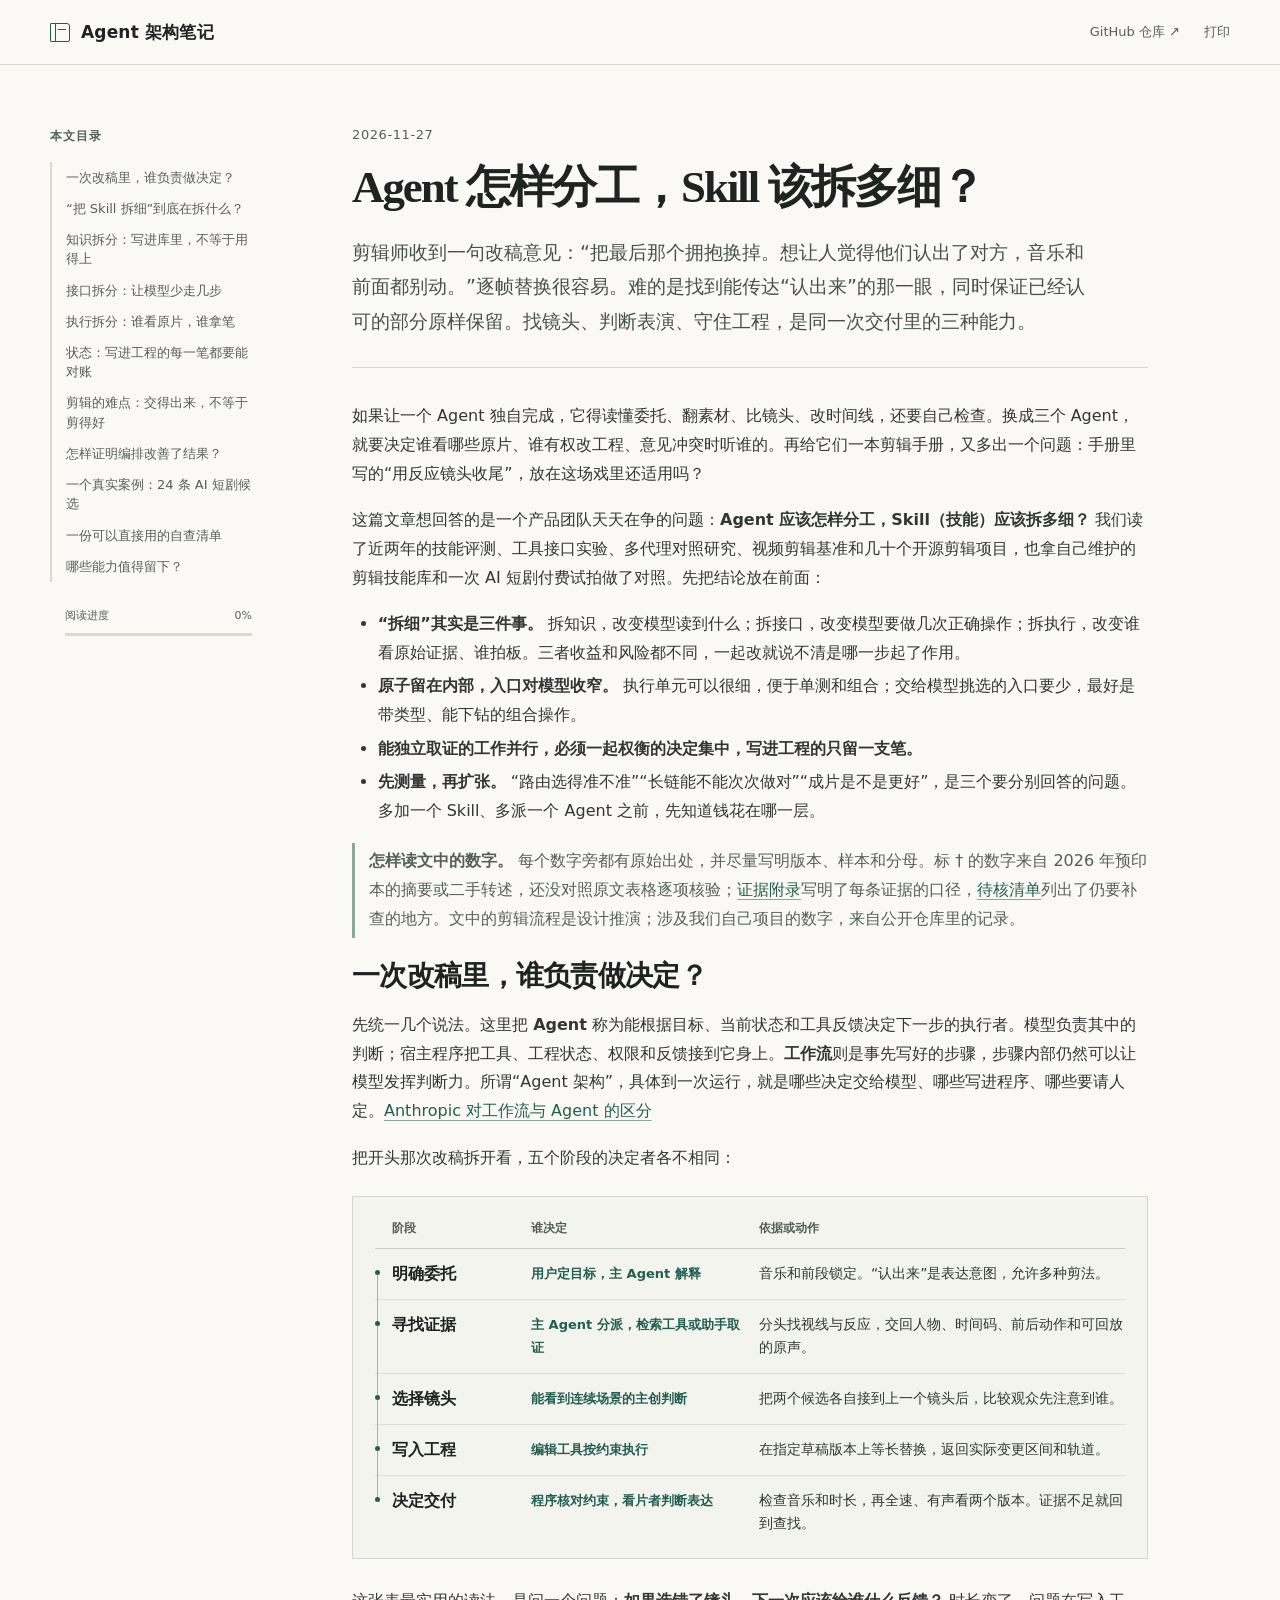
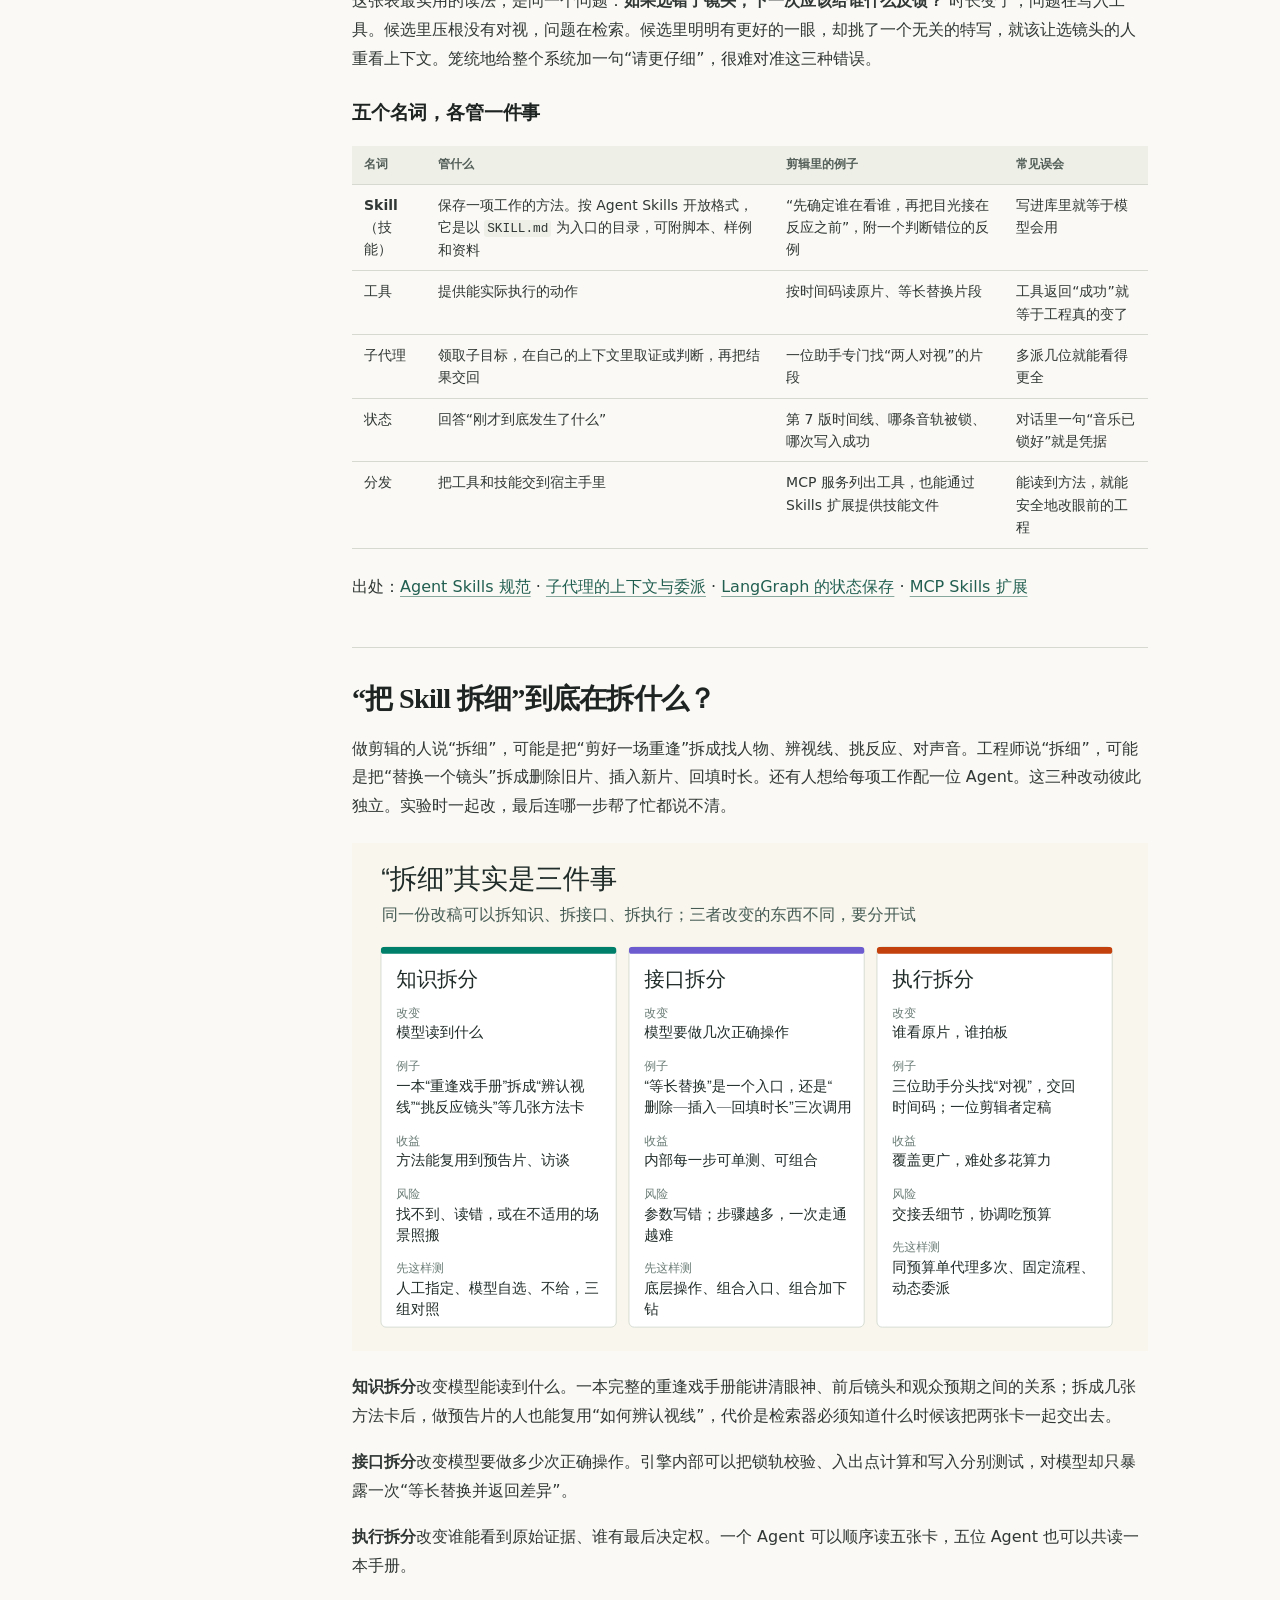
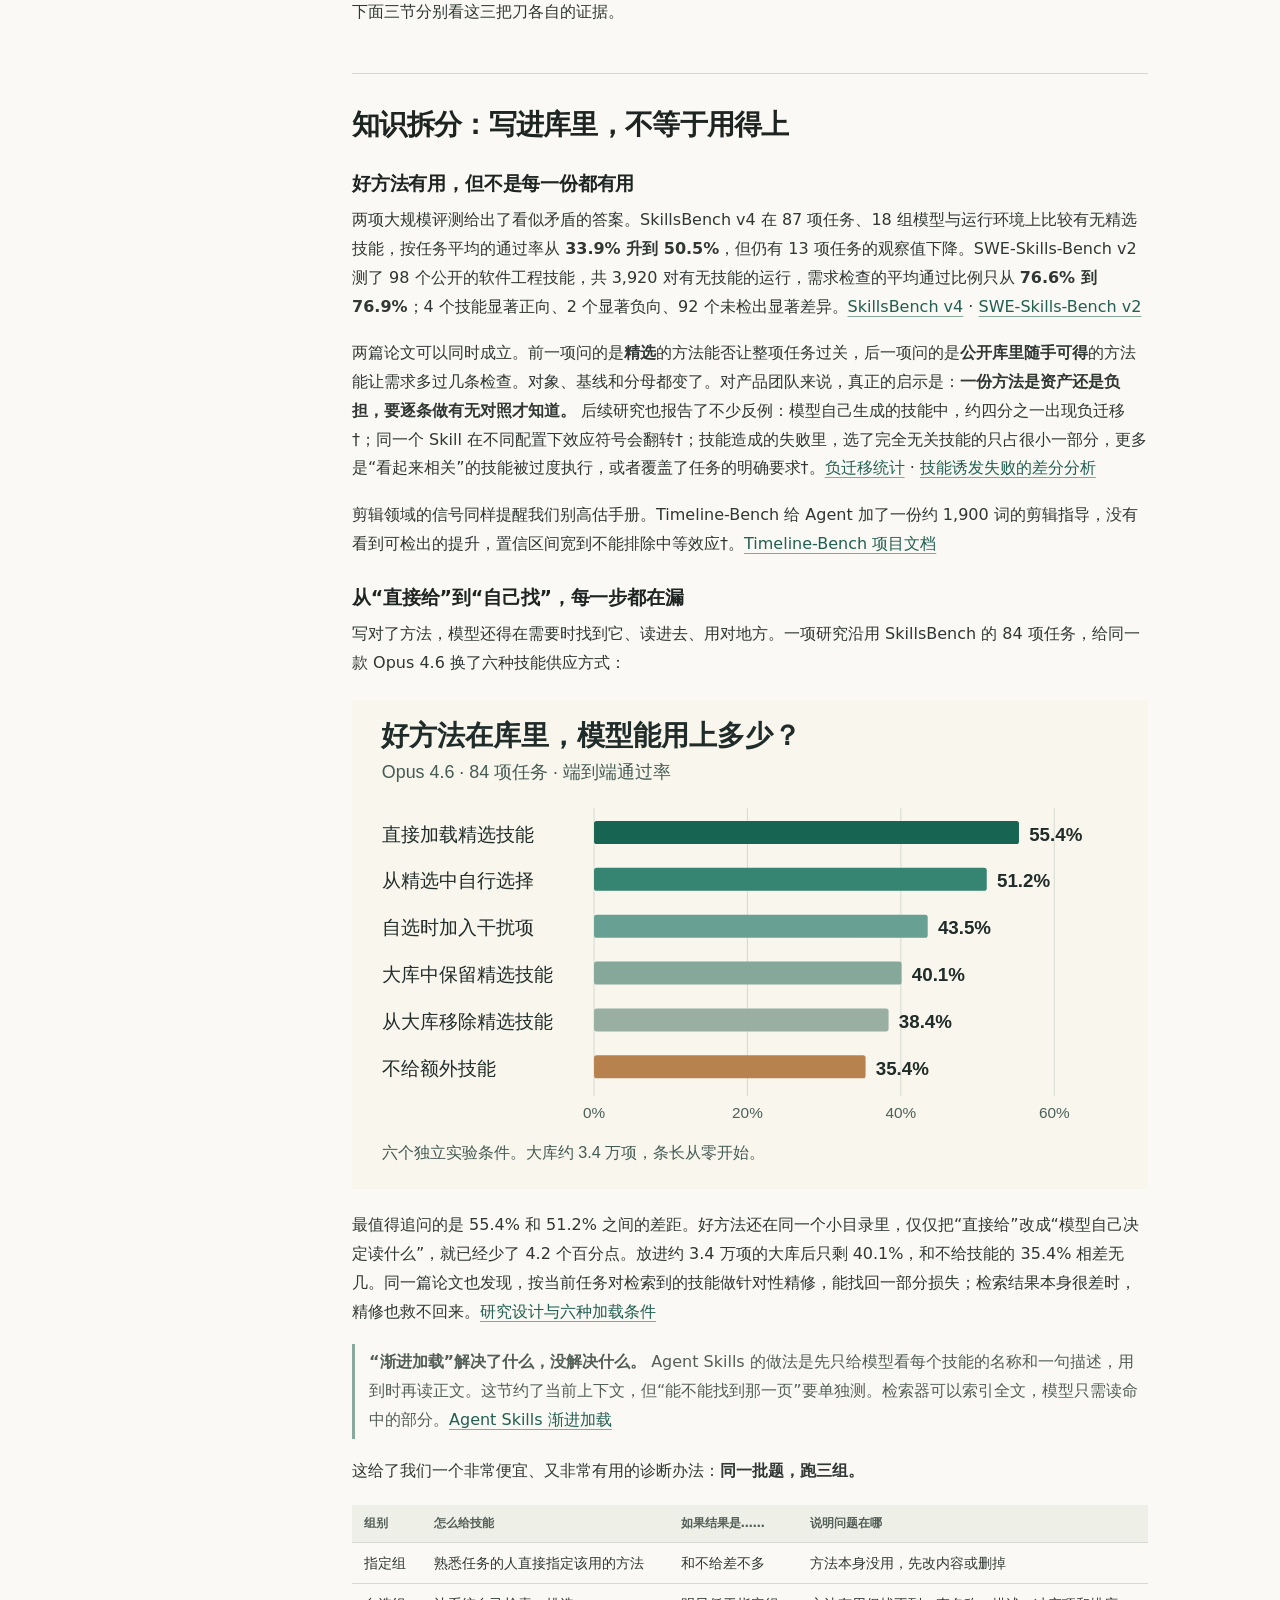
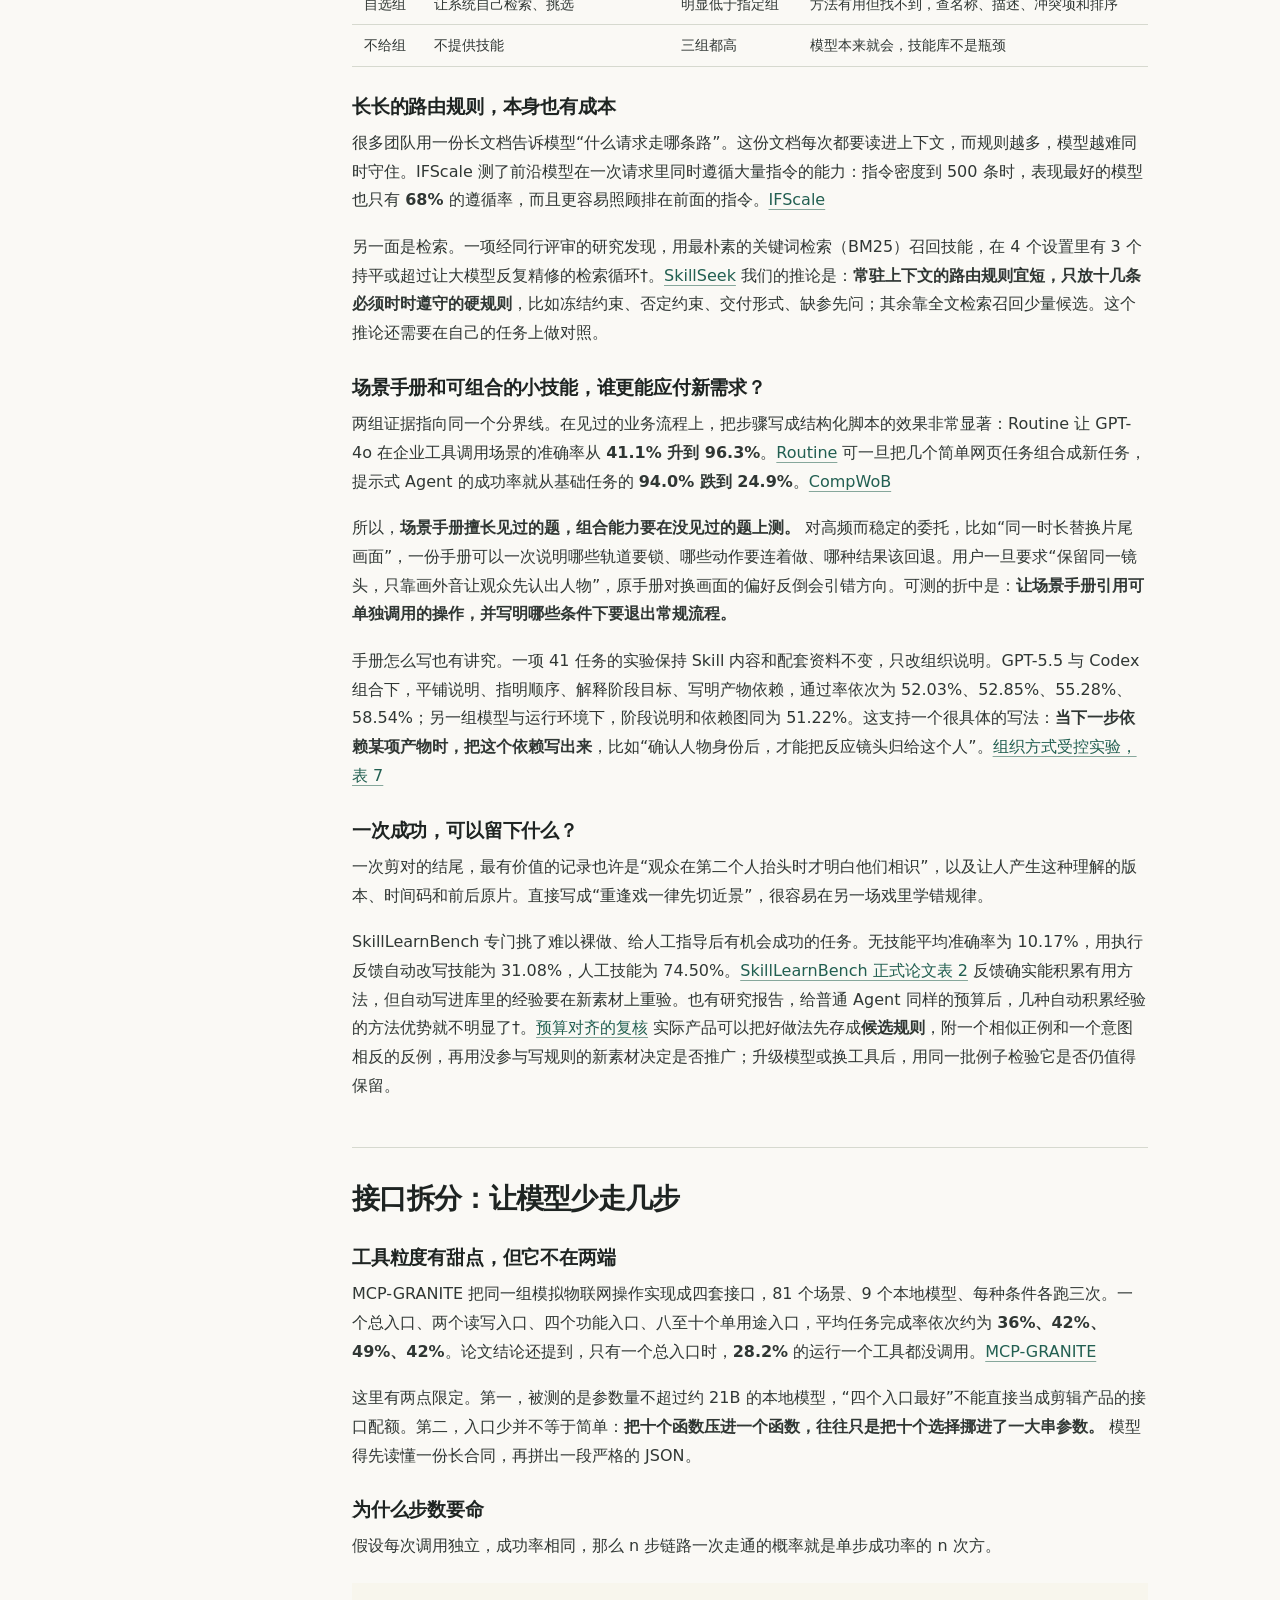
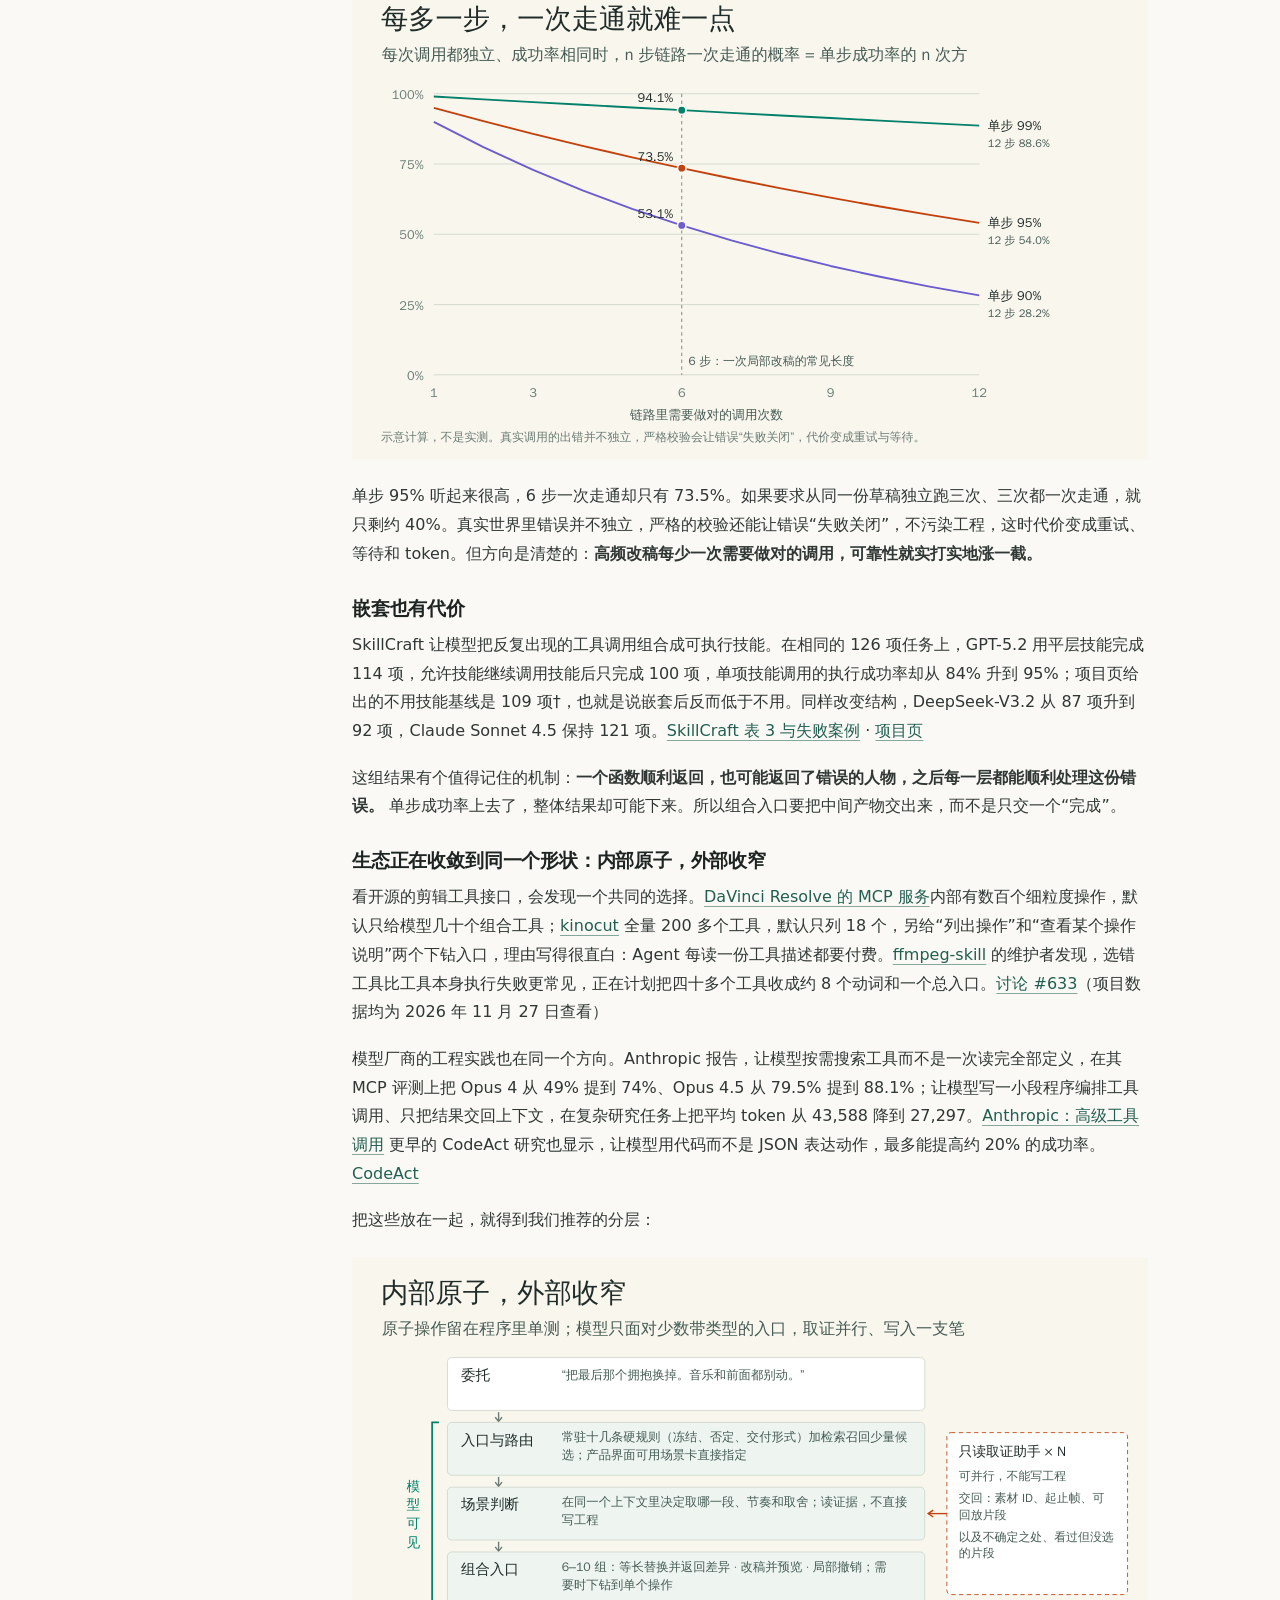
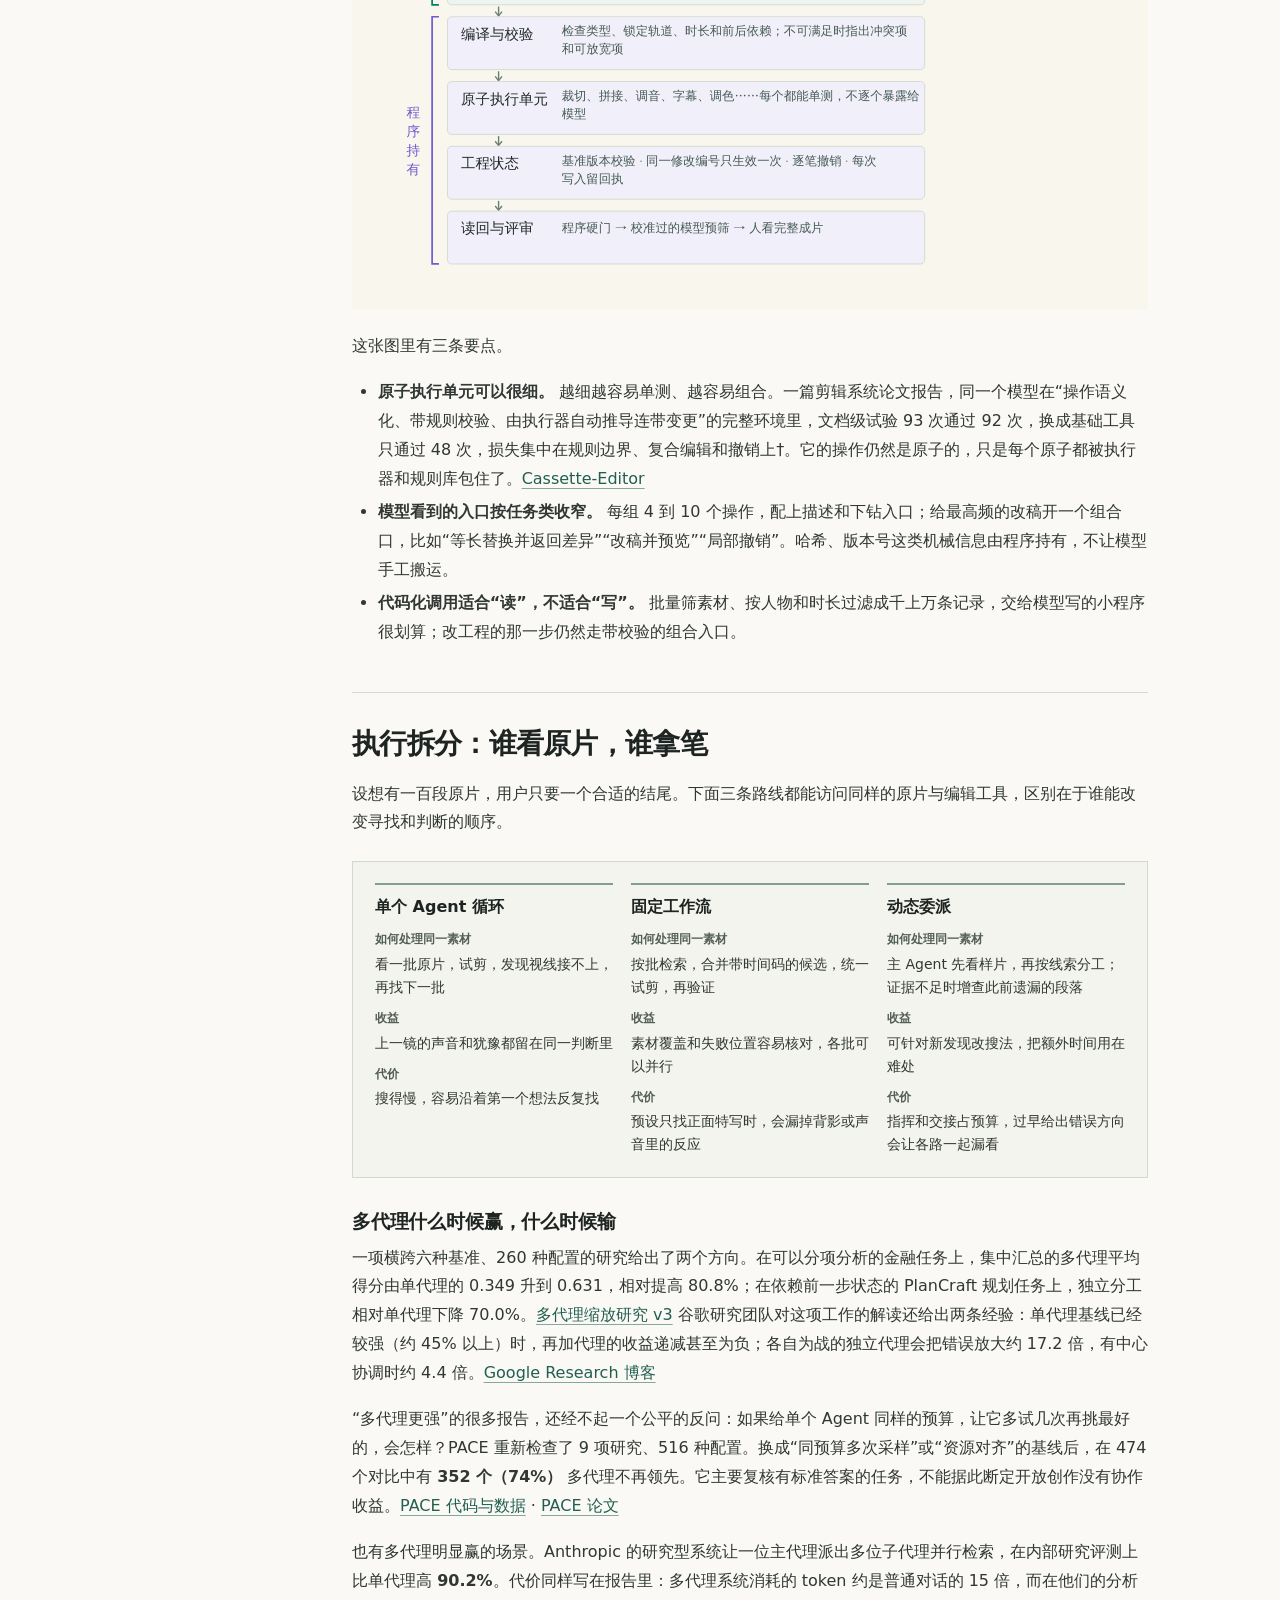
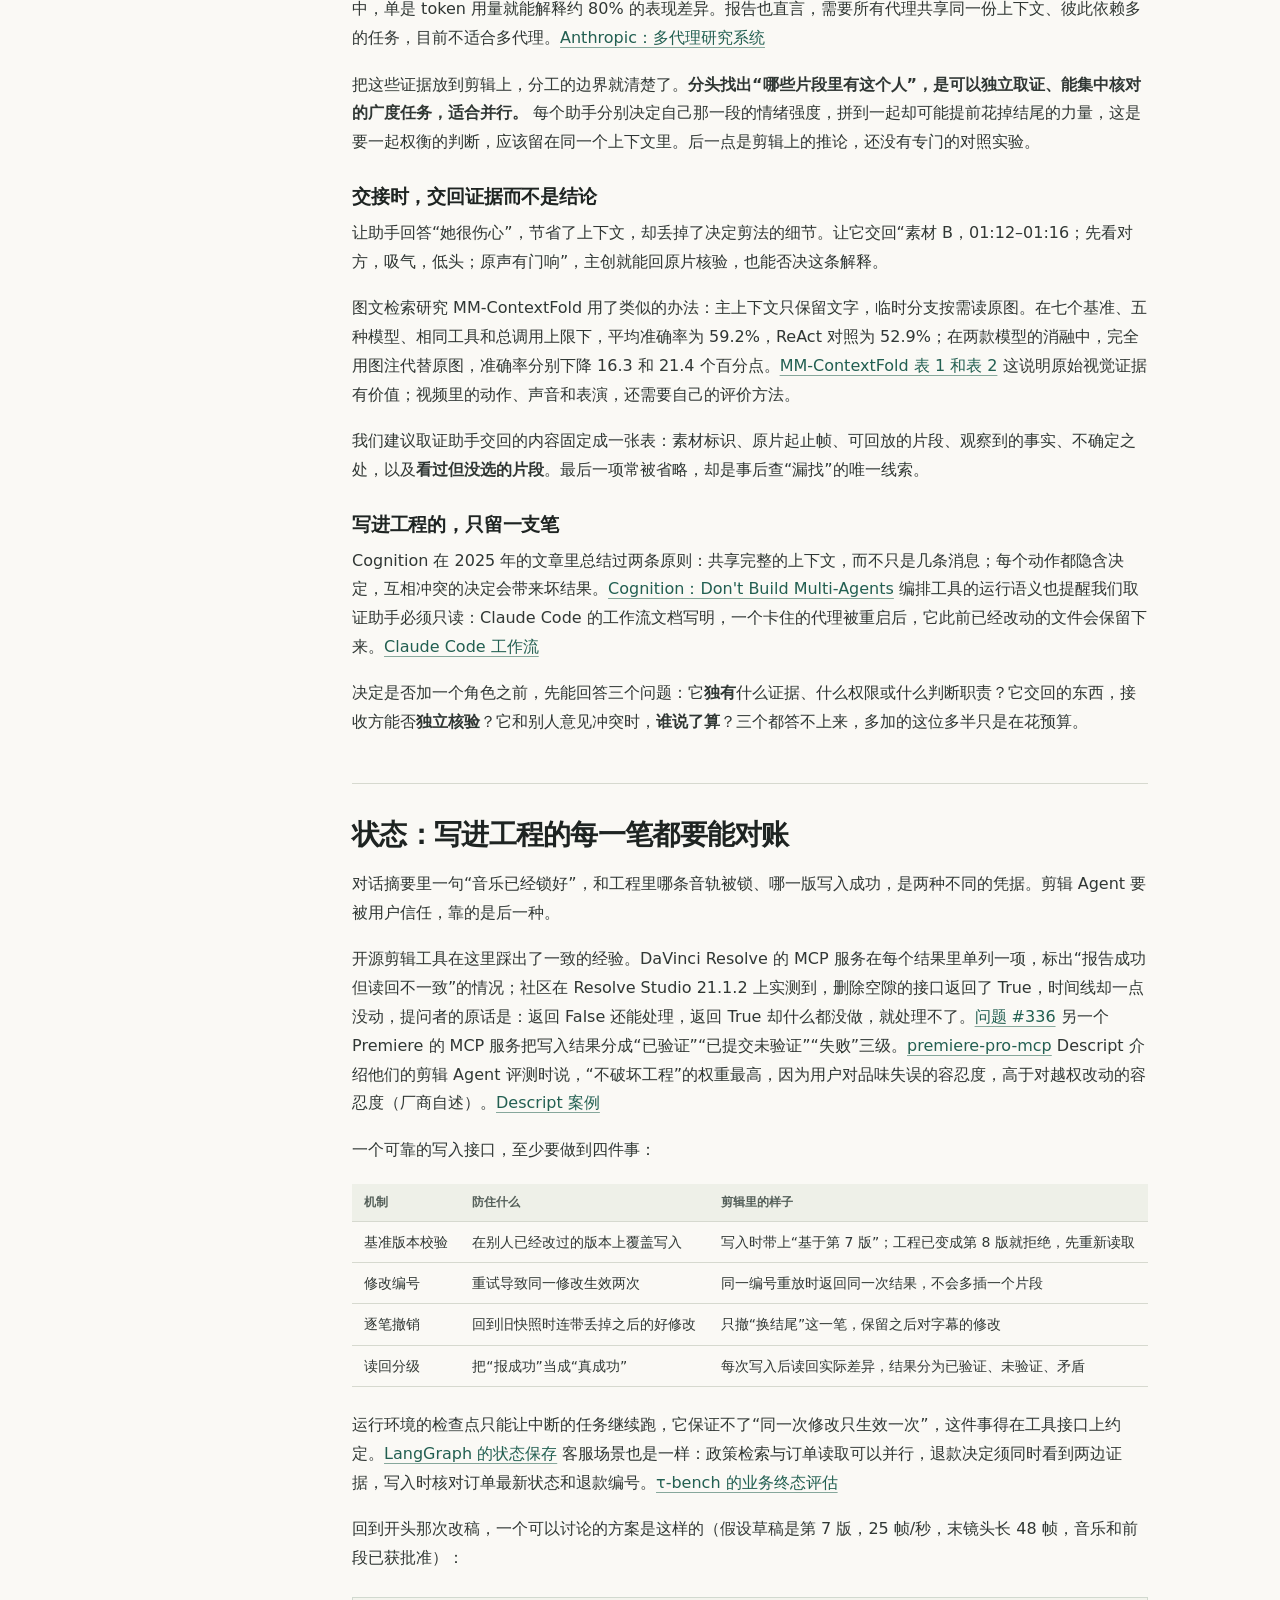
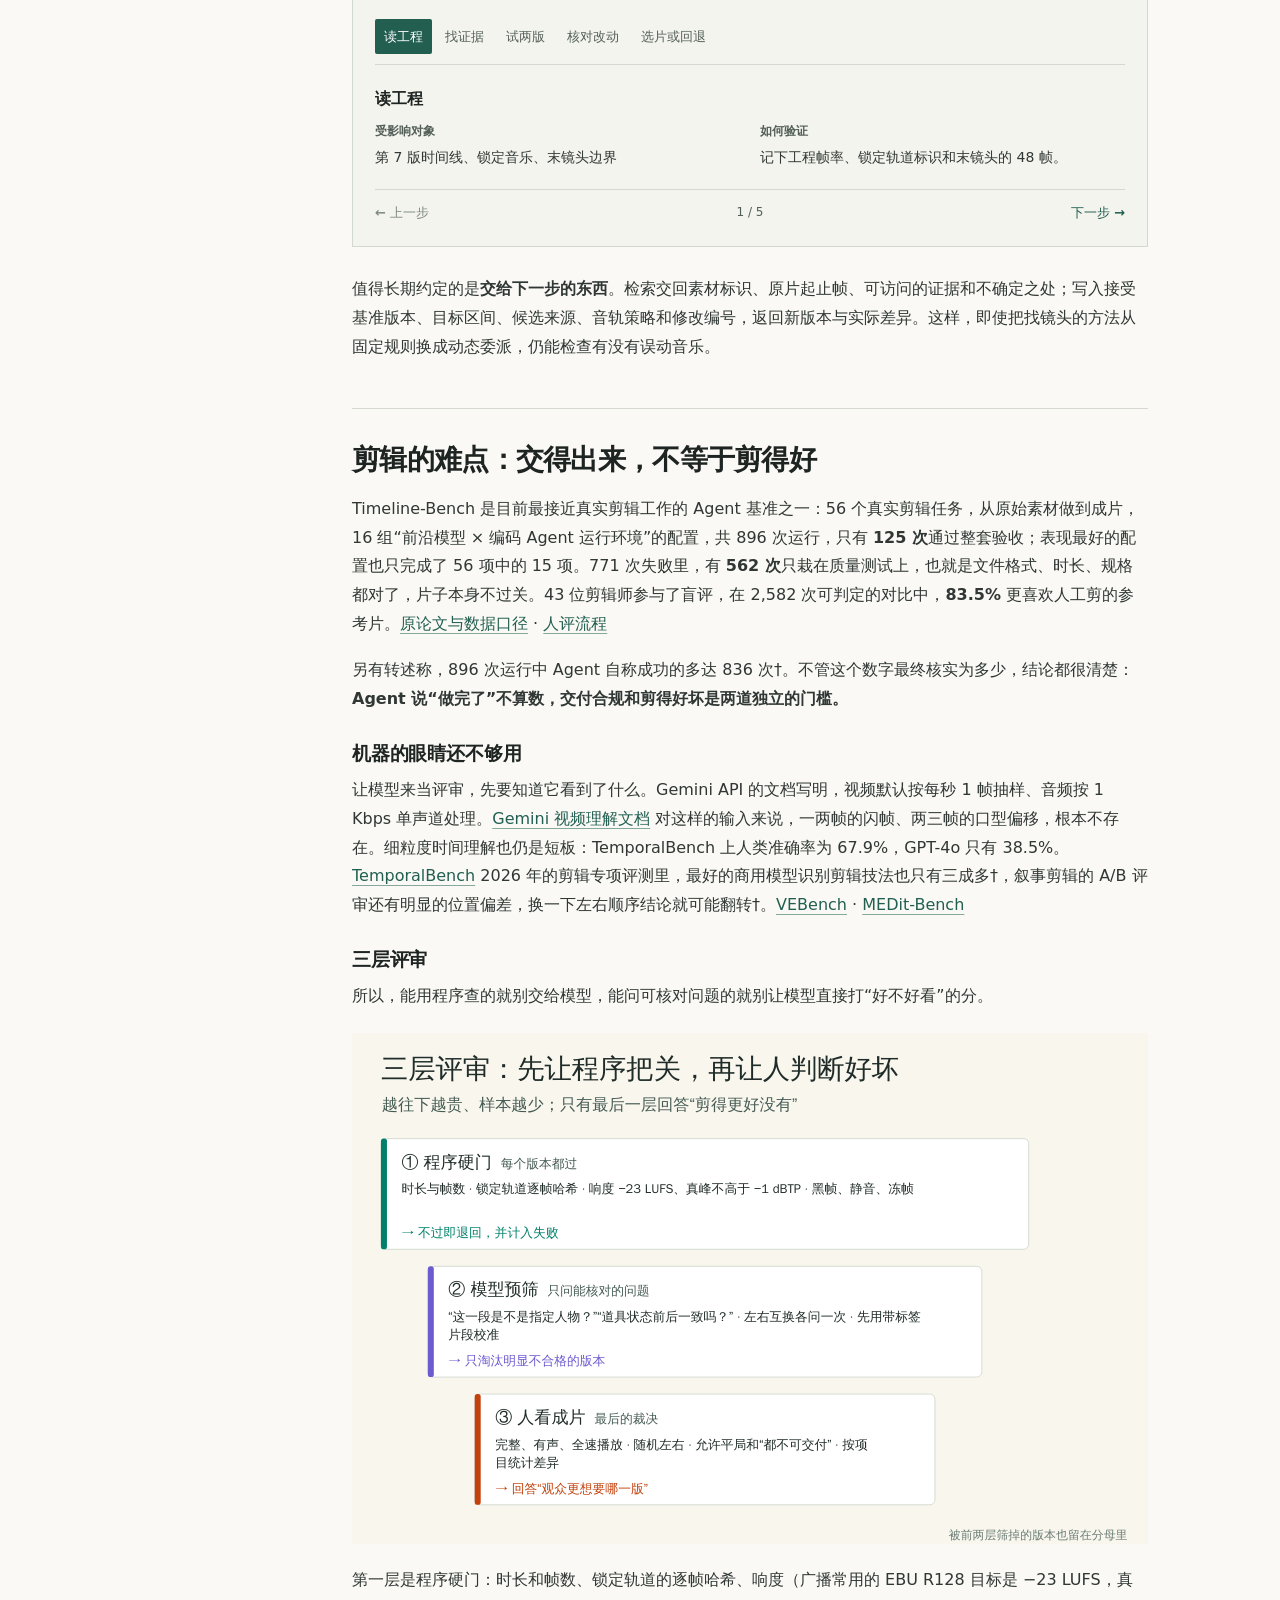
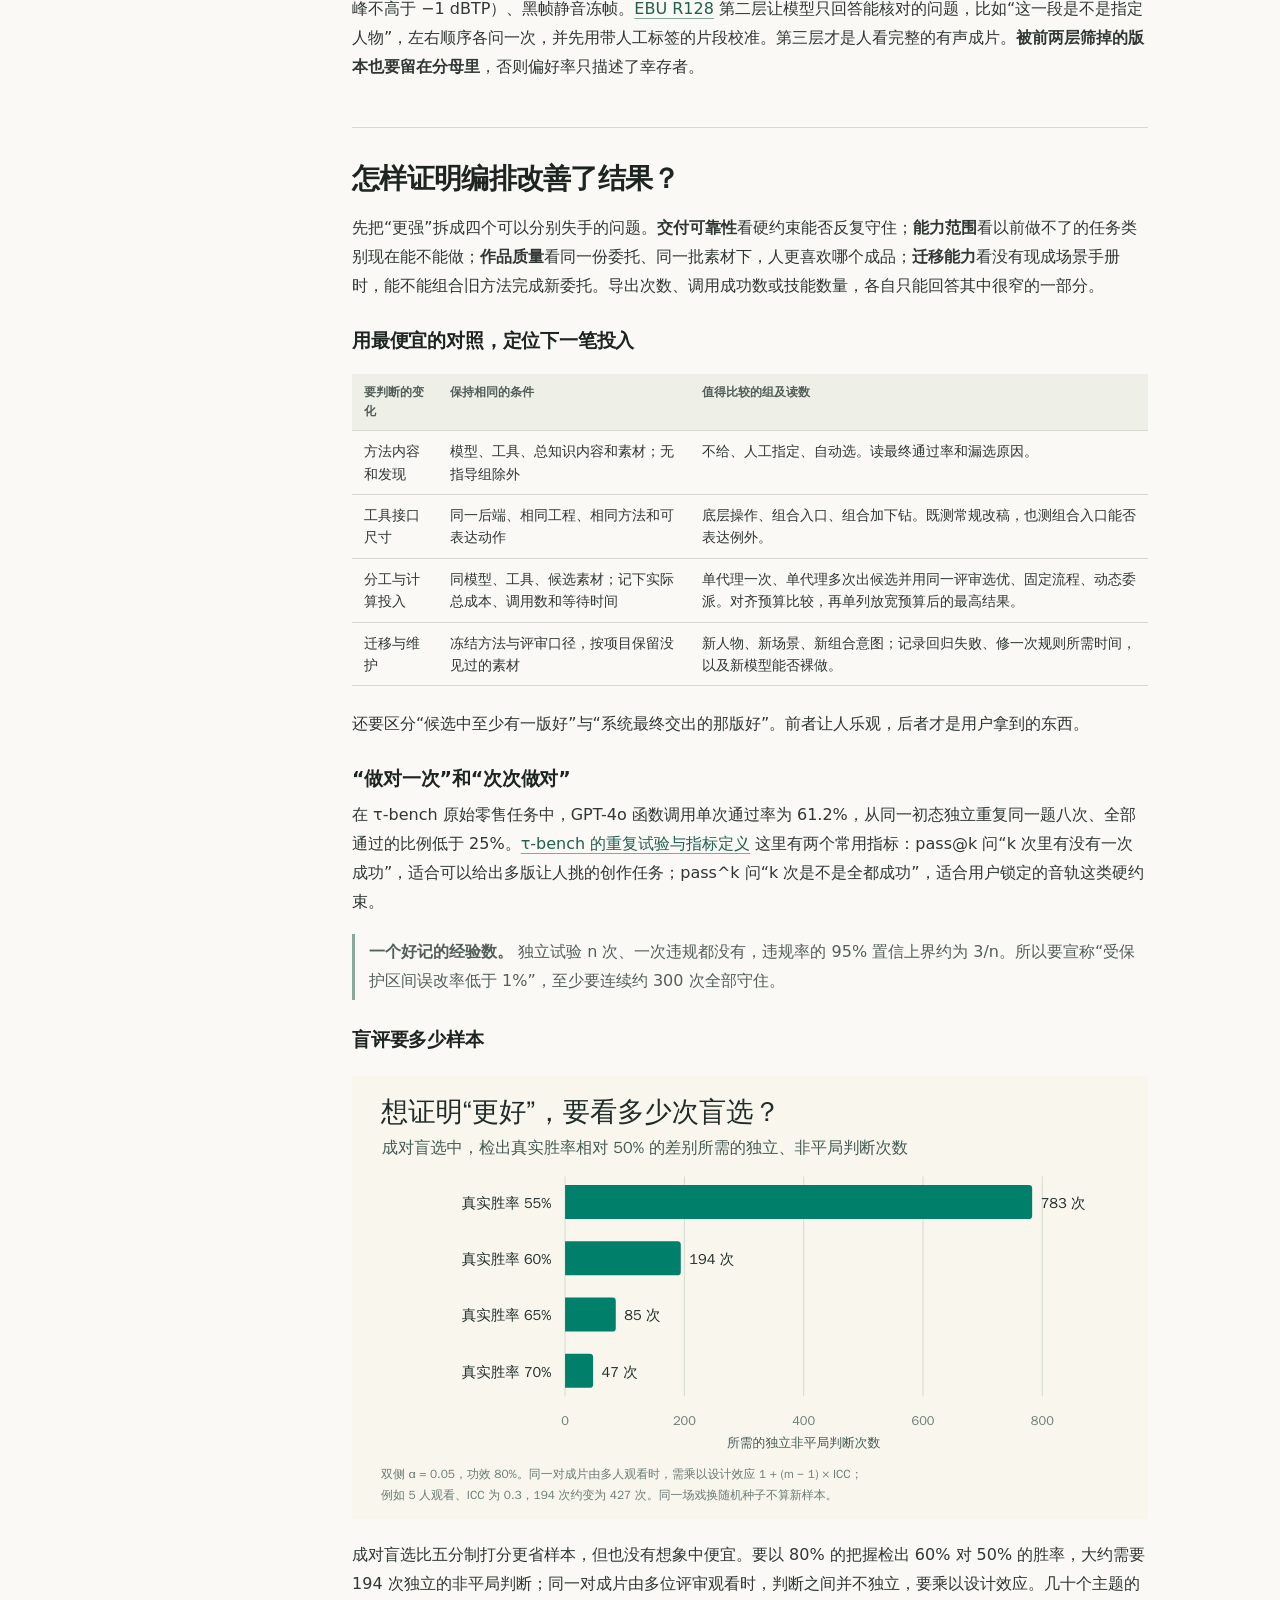
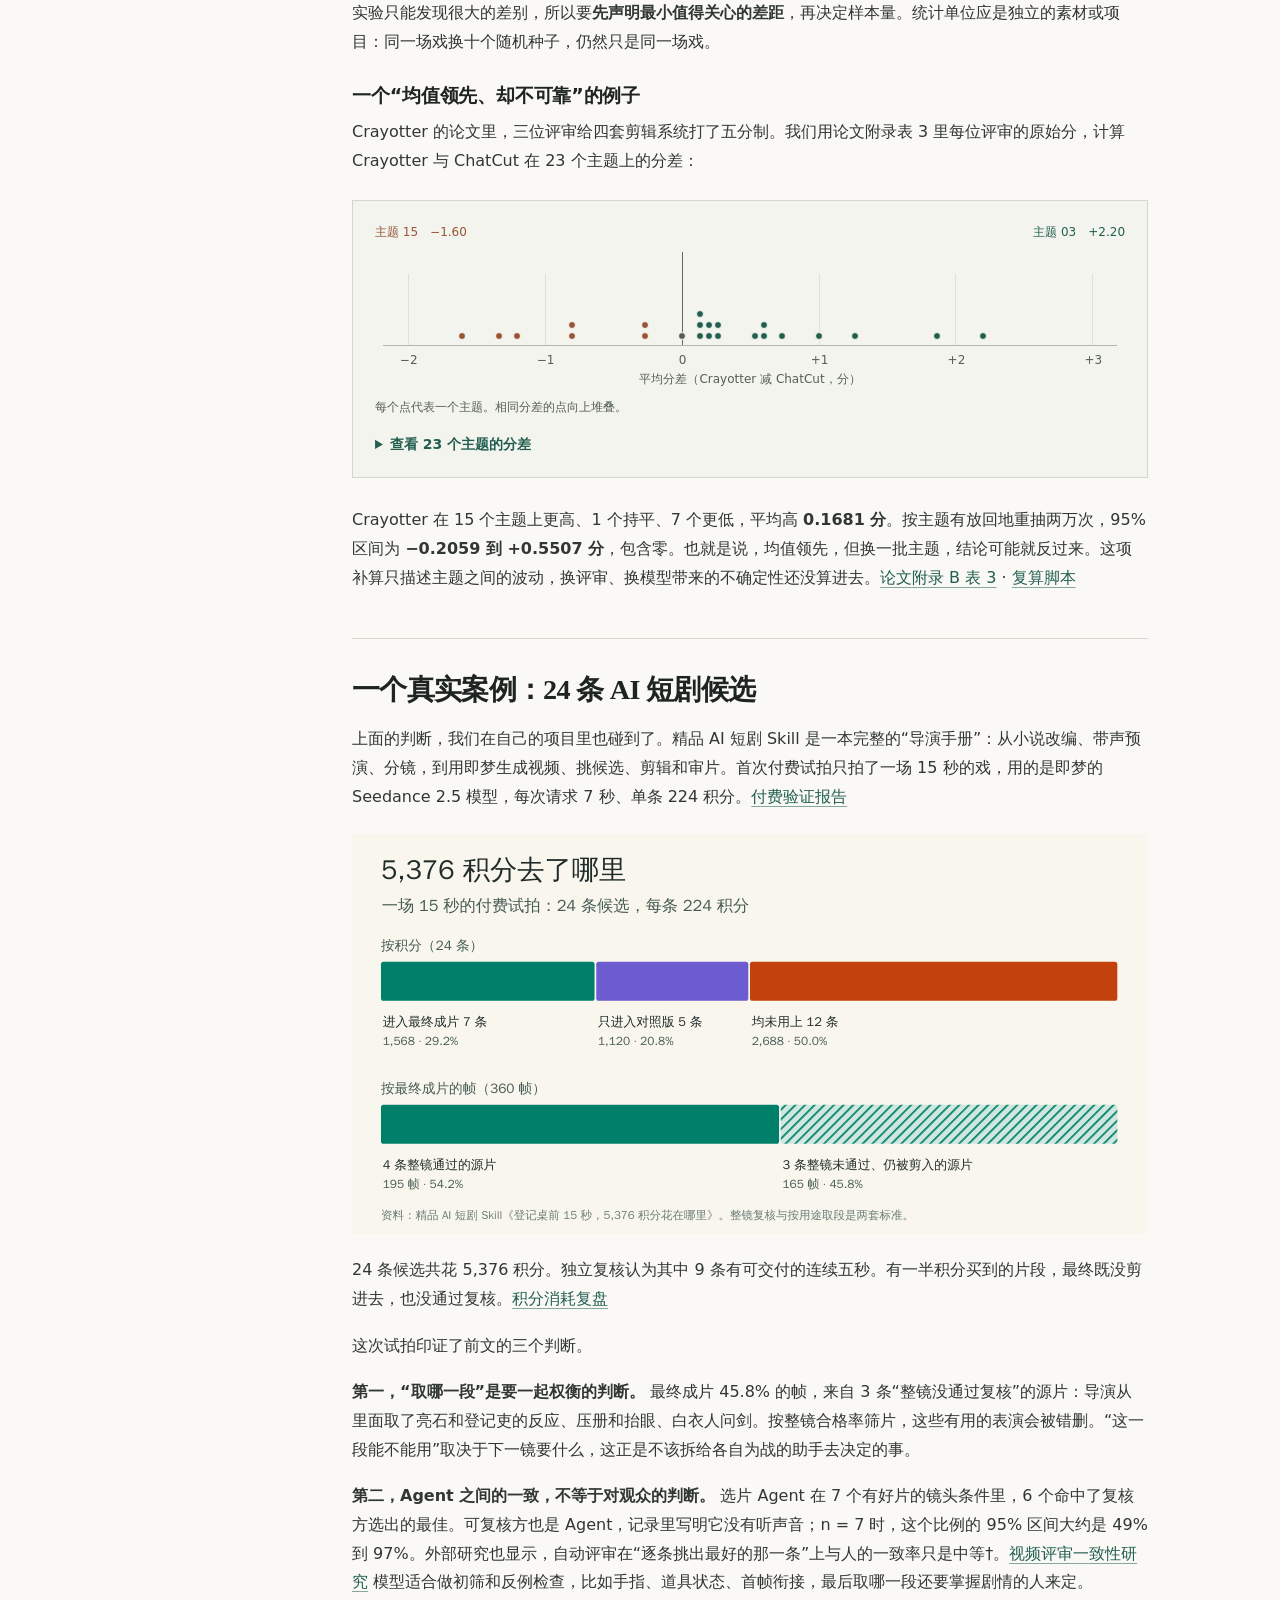
<file: docs/index.html>
<!doctype html>
<html lang="zh-CN">
<head>
  <meta charset="utf-8">
  <meta name="viewport" content="width=device-width, initial-scale=1">
  <meta name="color-scheme" content="light">
  <meta name="description" content="同一份改稿委托，交给单个 Agent、固定流程和动态委派会有什么不同？“把 Skill 拆细”其实是三件事：拆知识、拆接口、拆执行。本文用一次镜头替换串起技能评测、工具粒度、多代理对照和视频盲评，再用一次真实的 AI 短剧付费试拍检验这些判断。">
  <title>Agent 怎样分工，Skill 该拆多细？ · Agent 架构笔记</title>
  <link rel="canonical" href="https://dengxianghua888-ops.github.io/agent-architecture-notes/articles/agent-and-skill-orchestration/">
  <meta property="og:type" content="article">
  <meta property="og:locale" content="zh_CN">
  <meta property="og:site_name" content="Agent 架构笔记">
  <meta property="og:title" content="Agent 怎样分工，Skill 该拆多细？">
  <meta property="og:description" content="同一份改稿委托，交给单个 Agent、固定流程和动态委派会有什么不同？“把 Skill 拆细”其实是三件事：拆知识、拆接口、拆执行。本文用一次镜头替换串起技能评测、工具粒度、多代理对照和视频盲评，再用一次真实的 AI 短剧付费试拍检验这些判断。">
  <meta property="og:url" content="https://dengxianghua888-ops.github.io/agent-architecture-notes/articles/agent-and-skill-orchestration/">
  <meta property="og:image" content="https://dengxianghua888-ops.github.io/agent-architecture-notes/assets/media/share-skill-granularity.png">
  <meta property="og:image:alt" content="Agent 怎样分工，Skill 该拆多细？">
  <meta name="twitter:image" content="https://dengxianghua888-ops.github.io/agent-architecture-notes/assets/media/share-skill-granularity.png">
  <meta property="og:image:type" content="image/png">
  <meta property="og:image:width" content="1200">
  <meta property="og:image:height" content="630">
  <meta name="twitter:card" content="summary_large_image">
  <meta name="twitter:title" content="Agent 怎样分工，Skill 该拆多细？">
  <meta name="twitter:description" content="同一份改稿委托，交给单个 Agent、固定流程和动态委派会有什么不同？“把 Skill 拆细”其实是三件事：拆知识、拆接口、拆执行。本文用一次镜头替换串起技能评测、工具粒度、多代理对照和视频盲评，再用一次真实的 AI 短剧付费试拍检验这些判断。">
  <link rel="stylesheet" href="./assets/reader.css">
  <script src="./assets/reader.js" defer></script>
</head>
<body id="top">
<a class="skip" href="#reading">跳到正文</a>
<header class="mast">
  <div class="mast-in">
    <a class="wordmark" href="./"><span class="book" aria-hidden="true"></span>Agent 架构笔记</a>
    <div class="actions"><a href="https://github.com/dengxianghua888-ops/agent-architecture-notes">GitHub 仓库 ↗</a><button type="button" data-print hidden>打印</button></div>
  </div>
</header>
<div class="mobile-nav">
  <details><summary><span>文章目录</span><span class="summary-icon" aria-hidden="true"></span></summary><nav aria-label="移动端文章目录"><ol class="toc-list"><li><a href="#anatomy" data-section="anatomy">一次改稿里，谁负责做决定？</a></li><li><a href="#granularity" data-section="granularity">“把 Skill 拆细”到底在拆什么？</a></li><li><a href="#library" data-section="library">知识拆分：写进库里，不等于用得上</a></li><li><a href="#interface" data-section="interface">接口拆分：让模型少走几步</a></li><li><a href="#coordination" data-section="coordination">执行拆分：谁看原片，谁拿笔</a></li><li><a href="#state" data-section="state">状态：写进工程的每一笔都要能对账</a></li><li><a href="#review" data-section="review">剪辑的难点：交得出来，不等于剪得好</a></li><li><a href="#evaluation" data-section="evaluation">怎样证明编排改善了结果？</a></li><li><a href="#case" data-section="case">一个真实案例：24 条 AI 短剧候选</a></li><li><a href="#checklist" data-section="checklist">一份可以直接用的自查清单</a></li><li><a href="#closing" data-section="closing">哪些能力值得留下？</a></li></ol></nav></details>
</div>
<div class="layout">
  <aside class="rail" aria-label="阅读导航"><div class="rail-inner">
    <div class="rail-title">本文目录</div><nav aria-label="章节目录"><ol class="toc-list"><li><a href="#anatomy" data-section="anatomy">一次改稿里，谁负责做决定？</a></li><li><a href="#granularity" data-section="granularity">“把 Skill 拆细”到底在拆什么？</a></li><li><a href="#library" data-section="library">知识拆分：写进库里，不等于用得上</a></li><li><a href="#interface" data-section="interface">接口拆分：让模型少走几步</a></li><li><a href="#coordination" data-section="coordination">执行拆分：谁看原片，谁拿笔</a></li><li><a href="#state" data-section="state">状态：写进工程的每一笔都要能对账</a></li><li><a href="#review" data-section="review">剪辑的难点：交得出来，不等于剪得好</a></li><li><a href="#evaluation" data-section="evaluation">怎样证明编排改善了结果？</a></li><li><a href="#case" data-section="case">一个真实案例：24 条 AI 短剧候选</a></li><li><a href="#checklist" data-section="checklist">一份可以直接用的自查清单</a></li><li><a href="#closing" data-section="closing">哪些能力值得留下？</a></li></ol></nav>
    <div class="reading-progress" hidden><div><span>阅读进度</span><span data-percent>0%</span></div><progress max="100" value="0" aria-label="阅读进度"></progress></div>
  </div></aside>
  <main class="reader" id="reading" tabindex="-1">
    <article aria-labelledby="article-title">
      <header class="article-head"><div class="date">2026-11-27</div><h1 id="article-title">Agent 怎样分工，Skill 该拆多细？</h1><div class="lead"><p>剪辑师收到一句改稿意见：“把最后那个拥抱换掉。想让人觉得他们认出了对方，音乐和前面都别动。”逐帧替换很容易。难的是找到能传达“认出来”的那一眼，同时保证已经认可的部分原样保留。找镜头、判断表演、守住工程，是同一次交付里的三种能力。</p></div></header>
      <p>如果让一个 Agent 独自完成，它得读懂委托、翻素材、比镜头、改时间线，还要自己检查。换成三个 Agent，就要决定谁看哪些原片、谁有权改工程、意见冲突时听谁的。再给它们一本剪辑手册，又多出一个问题：手册里写的“用反应镜头收尾”，放在这场戏里还适用吗？</p>
<p>这篇文章想回答的是一个产品团队天天在争的问题：<strong>Agent 应该怎样分工，Skill（技能）应该拆多细？</strong> 我们读了近两年的技能评测、工具接口实验、多代理对照研究、视频剪辑基准和几十个开源剪辑项目，也拿自己维护的剪辑技能库和一次 AI 短剧付费试拍做了对照。先把结论放在前面：</p>
<ul><li><strong>“拆细”其实是三件事。</strong> 拆知识，改变模型读到什么；拆接口，改变模型要做几次正确操作；拆执行，改变谁看原始证据、谁拍板。三者收益和风险都不同，一起改就说不清是哪一步起了作用。</li><li><strong>原子留在内部，入口对模型收窄。</strong> 执行单元可以很细，便于单测和组合；交给模型挑选的入口要少，最好是带类型、能下钻的组合操作。</li><li><strong>能独立取证的工作并行，必须一起权衡的决定集中，写进工程的只留一支笔。</strong></li><li><strong>先测量，再扩张。</strong> “路由选得准不准”“长链能不能次次做对”“成片是不是更好”，是三个要分别回答的问题。多加一个 Skill、多派一个 Agent 之前，先知道钱花在哪一层。</li></ul>
<blockquote><p><strong>怎样读文中的数字。</strong> 每个数字旁都有原始出处，并尽量写明版本、样本和分母。标 † 的数字来自 2026 年预印本的摘要或二手转述，还没对照原文表格逐项核验；<a href="https://github.com/dengxianghua888-ops/agent-architecture-notes/blob/main/notes/evidence-review.md">证据附录</a>写明了每条证据的口径，<a href="https://github.com/dengxianghua888-ops/agent-architecture-notes/blob/main/notes/research-todo.md">待核清单</a>列出了仍要补查的地方。文中的剪辑流程是设计推演；涉及我们自己项目的数字，来自公开仓库里的记录。</p></blockquote>
<section class="chapter" id="anatomy">
<h2>一次改稿里，谁负责做决定？<a class="anchor" href="#anatomy" aria-label="本节链接">#</a></h2>
<p>先统一几个说法。这里把 <strong>Agent</strong> 称为能根据目标、当前状态和工具反馈决定下一步的执行者。模型负责其中的判断；宿主程序把工具、工程状态、权限和反馈接到它身上。<strong>工作流</strong>则是事先写好的步骤，步骤内部仍然可以让模型发挥判断力。所谓“Agent 架构”，具体到一次运行，就是哪些决定交给模型、哪些写进程序、哪些要请人定。<a href="https://www.anthropic.com/engineering/building-effective-agents">Anthropic 对工作流与 Agent 的区分</a></p>
<p>把开头那次改稿拆开看，五个阶段的决定者各不相同：</p>
<figure class="diagram" aria-label="控制权流程"><div class="flow-labels" aria-hidden="true"><span>阶段</span><span>谁决定</span><span>依据或动作</span></div><ol class="flow vertical"><li><strong>明确委托</strong><div class="owner">用户定目标，主 Agent 解释</div><div class="desc">音乐和前段锁定。“认出来”是表达意图，允许多种剪法。</div></li><li><strong>寻找证据</strong><div class="owner">主 Agent 分派，检索工具或助手取证</div><div class="desc">分头找视线与反应，交回人物、时间码、前后动作和可回放的原声。</div></li><li><strong>选择镜头</strong><div class="owner">能看到连续场景的主创判断</div><div class="desc">把两个候选各自接到上一个镜头后，比较观众先注意到谁。</div></li><li><strong>写入工程</strong><div class="owner">编辑工具按约束执行</div><div class="desc">在指定草稿版本上等长替换，返回实际变更区间和轨道。</div></li><li><strong>决定交付</strong><div class="owner">程序核对约束，看片者判断表达</div><div class="desc">检查音乐和时长，再全速、有声看两个版本。证据不足就回到查找。</div></li></ol></figure>
<p>这张表最实用的读法，是问一个问题：<strong>如果选错了镜头，下一次应该给谁什么反馈？</strong> 时长变了，问题在写入工具。候选里压根没有对视，问题在检索。候选里明明有更好的一眼，却挑了一个无关的特写，就该让选镜头的人重看上下文。笼统地给整个系统加一句“请更仔细”，很难对准这三种错误。</p>
<h3 id="五个名词各管一件事">五个名词，各管一件事<a class="anchor" href="#五个名词各管一件事" aria-label="本节链接">#</a></h3>
<div class="table-wrap"><table><thead><tr><th scope="col">名词</th><th scope="col">管什么</th><th scope="col">剪辑里的例子</th><th scope="col">常见误会</th></tr></thead><tbody><tr><td>Skill（技能）</td><td>保存一项工作的方法。按 Agent Skills 开放格式，它是以 <code>SKILL.md</code> 为入口的目录，可附脚本、样例和资料</td><td>“先确定谁在看谁，再把目光接在反应之前”，附一个判断错位的反例</td><td>写进库里就等于模型会用</td></tr><tr><td>工具</td><td>提供能实际执行的动作</td><td>按时间码读原片、等长替换片段</td><td>工具返回“成功”就等于工程真的变了</td></tr><tr><td>子代理</td><td>领取子目标，在自己的上下文里取证或判断，再把结果交回</td><td>一位助手专门找“两人对视”的片段</td><td>多派几位就能看得更全</td></tr><tr><td>状态</td><td>回答“刚才到底发生了什么”</td><td>第 7 版时间线、哪条音轨被锁、哪次写入成功</td><td>对话里一句“音乐已锁好”就是凭据</td></tr><tr><td>分发</td><td>把工具和技能交到宿主手里</td><td>MCP 服务列出工具，也能通过 Skills 扩展提供技能文件</td><td>能读到方法，就能安全地改眼前的工程</td></tr></tbody></table></div>
<p>出处：<a href="https://agentskills.io/specification">Agent Skills 规范</a> · <a href="https://code.claude.com/docs/en/sub-agents">子代理的上下文与委派</a> · <a href="https://docs.langchain.com/oss/python/langgraph/persistence">LangGraph 的状态保存</a> · <a href="https://modelcontextprotocol.io/extensions/skills/overview">MCP Skills 扩展</a></p>
</section>
<section class="chapter" id="granularity">
<h2>“把 Skill 拆细”到底在拆什么？<a class="anchor" href="#granularity" aria-label="本节链接">#</a></h2>
<p>做剪辑的人说“拆细”，可能是把“剪好一场重逢”拆成找人物、辨视线、挑反应、对声音。工程师说“拆细”，可能是把“替换一个镜头”拆成删除旧片、插入新片、回填时长。还有人想给每项工作配一位 Agent。这三种改动彼此独立。实验时一起改，最后连哪一步帮了忙都说不清。</p>
<figure class="illustration"><a href="./assets/media/three-splits.svg" aria-label="查看原图：知识拆分改变模型读到什么，接口拆分改变模型要做几次正确操作，执行拆分改变谁看原片和谁拍板；每种拆分各有收益、风险和最便宜的对照。"><img src="./assets/media/three-splits.svg" loading="lazy" decoding="async" alt="知识拆分改变模型读到什么，接口拆分改变模型要做几次正确操作，执行拆分改变谁看原片和谁拍板；每种拆分各有收益、风险和最便宜的对照。"></a></figure>
<p><strong>知识拆分</strong>改变模型能读到什么。一本完整的重逢戏手册能讲清眼神、前后镜头和观众预期之间的关系；拆成几张方法卡后，做预告片的人也能复用“如何辨认视线”，代价是检索器必须知道什么时候该把两张卡一起交出去。</p>
<p><strong>接口拆分</strong>改变模型要做多少次正确操作。引擎内部可以把锁轨校验、入出点计算和写入分别测试，对模型却只暴露一次“等长替换并返回差异”。</p>
<p><strong>执行拆分</strong>改变谁能看到原始证据、谁有最后决定权。一个 Agent 可以顺序读五张卡，五位 Agent 也可以共读一本手册。</p>
<p>下面三节分别看这三把刀各自的证据。</p>
</section>
<section class="chapter" id="library">
<h2>知识拆分：写进库里，不等于用得上<a class="anchor" href="#library" aria-label="本节链接">#</a></h2>
<h3 id="好方法有用但不是每一份都有用">好方法有用，但不是每一份都有用<a class="anchor" href="#好方法有用但不是每一份都有用" aria-label="本节链接">#</a></h3>
<p>两项大规模评测给出了看似矛盾的答案。SkillsBench v4 在 87 项任务、18 组模型与运行环境上比较有无精选技能，按任务平均的通过率从 <strong>33.9% 升到 50.5%</strong>，但仍有 13 项任务的观察值下降。SWE-Skills-Bench v2 测了 98 个公开的软件工程技能，共 3,920 对有无技能的运行，需求检查的平均通过比例只从 <strong>76.6% 到 76.9%</strong>；4 个技能显著正向、2 个显著负向、92 个未检出显著差异。<a href="https://arxiv.org/html/2602.12670v4">SkillsBench v4</a> · <a href="https://arxiv.org/html/2603.15401v2">SWE-Skills-Bench v2</a></p>
<p>两篇论文可以同时成立。前一项问的是<strong>精选</strong>的方法能否让整项任务过关，后一项问的是<strong>公开库里随手可得</strong>的方法能让需求多过几条检查。对象、基线和分母都变了。对产品团队来说，真正的启示是：<strong>一份方法是资产还是负担，要逐条做有无对照才知道。</strong> 后续研究也报告了不少反例：模型自己生成的技能中，约四分之一出现负迁移†；同一个 Skill 在不同配置下效应符号会翻转†；技能造成的失败里，选了完全无关技能的只占很小一部分，更多是“看起来相关”的技能被过度执行，或者覆盖了任务的明确要求†。<a href="https://arxiv.org/pdf/2605.23899">负迁移统计</a> · <a href="https://arxiv.org/html/2608.11888v1">技能诱发失败的差分分析</a></p>
<p>剪辑领域的信号同样提醒我们别高估手册。Timeline-Bench 给 Agent 加了一份约 1,900 词的剪辑指导，没有看到可检出的提升，置信区间宽到不能排除中等效应†。<a href="https://timelinebench.tensortest.com/docs">Timeline-Bench 项目文档</a></p>
<h3 id="从直接给到自己找每一步都在漏">从“直接给”到“自己找”，每一步都在漏<a class="anchor" href="#从直接给到自己找每一步都在漏" aria-label="本节链接">#</a></h3>
<p>写对了方法，模型还得在需要时找到它、读进去、用对地方。一项研究沿用 SkillsBench 的 84 项任务，给同一款 Opus 4.6 换了六种技能供应方式：</p>
<figure class="illustration"><a href="./assets/media/skill-discovery.svg" aria-label="查看原图：同一模型的任务通过率：强制加载精选技能 55.4%，自选精选 51.2%，加入干扰项 43.5%，约 3.4 万项中包含精选 40.1%，移除精选 38.4%，无技能 35.4%。"><img src="./assets/media/skill-discovery.svg" loading="lazy" decoding="async" alt="同一模型的任务通过率：强制加载精选技能 55.4%，自选精选 51.2%，加入干扰项 43.5%，约 3.4 万项中包含精选 40.1%，移除精选 38.4%，无技能 35.4%。"></a></figure>
<p>最值得追问的是 55.4% 和 51.2% 之间的差距。好方法还在同一个小目录里，仅仅把“直接给”改成“模型自己决定读什么”，就已经少了 4.2 个百分点。放进约 3.4 万项的大库后只剩 40.1%，和不给技能的 35.4% 相差无几。同一篇论文也发现，按当前任务对检索到的技能做针对性精修，能找回一部分损失；检索结果本身很差时，精修也救不回来。<a href="https://arxiv.org/html/2604.04323">研究设计与六种加载条件</a></p>
<blockquote><p><strong>“渐进加载”解决了什么，没解决什么。</strong> Agent Skills 的做法是先只给模型看每个技能的名称和一句描述，用到时再读正文。这节约了当前上下文，但“能不能找到那一页”要单独测。检索器可以索引全文，模型只需读命中的部分。<a href="https://agentskills.io/specification">Agent Skills 渐进加载</a></p></blockquote>
<p>这给了我们一个非常便宜、又非常有用的诊断办法：<strong>同一批题，跑三组。</strong></p>
<div class="table-wrap"><table><thead><tr><th scope="col">组别</th><th scope="col">怎么给技能</th><th scope="col">如果结果是……</th><th scope="col">说明问题在哪</th></tr></thead><tbody><tr><td>指定组</td><td>熟悉任务的人直接指定该用的方法</td><td>和不给差不多</td><td>方法本身没用，先改内容或删掉</td></tr><tr><td>自选组</td><td>让系统自己检索、挑选</td><td>明显低于指定组</td><td>方法有用但找不到，查名称、描述、冲突项和排序</td></tr><tr><td>不给组</td><td>不提供技能</td><td>三组都高</td><td>模型本来就会，技能库不是瓶颈</td></tr></tbody></table></div>
<h3 id="长长的路由规则本身也有成本">长长的路由规则，本身也有成本<a class="anchor" href="#长长的路由规则本身也有成本" aria-label="本节链接">#</a></h3>
<p>很多团队用一份长文档告诉模型“什么请求走哪条路”。这份文档每次都要读进上下文，而规则越多，模型越难同时守住。IFScale 测了前沿模型在一次请求里同时遵循大量指令的能力：指令密度到 500 条时，表现最好的模型也只有 <strong>68%</strong> 的遵循率，而且更容易照顾排在前面的指令。<a href="https://arxiv.org/abs/2507.11538">IFScale</a></p>
<p>另一面是检索。一项经同行评审的研究发现，用最朴素的关键词检索（BM25）召回技能，在 4 个设置里有 3 个持平或超过让大模型反复精修的检索循环†。<a href="https://arxiv.org/html/2609.38822">SkillSeek</a> 我们的推论是：<strong>常驻上下文的路由规则宜短，只放十几条必须时时遵守的硬规则</strong>，比如冻结约束、否定约束、交付形式、缺参先问；其余靠全文检索召回少量候选。这个推论还需要在自己的任务上做对照。</p>
<h3 id="场景手册和可组合的小技能谁更能应付新需求">场景手册和可组合的小技能，谁更能应付新需求？<a class="anchor" href="#场景手册和可组合的小技能谁更能应付新需求" aria-label="本节链接">#</a></h3>
<p>两组证据指向同一个分界线。在见过的业务流程上，把步骤写成结构化脚本的效果非常显著：Routine 让 GPT-4o 在企业工具调用场景的准确率从 <strong>41.1% 升到 96.3%</strong>。<a href="https://arxiv.org/abs/2507.14447">Routine</a> 可一旦把几个简单网页任务组合成新任务，提示式 Agent 的成功率就从基础任务的 <strong>94.0% 跌到 24.9%</strong>。<a href="https://arxiv.org/abs/2311.18751">CompWoB</a></p>
<p>所以，<strong>场景手册擅长见过的题，组合能力要在没见过的题上测。</strong> 对高频而稳定的委托，比如“同一时长替换片尾画面”，一份手册可以一次说明哪些轨道要锁、哪些动作要连着做、哪种结果该回退。用户一旦要求“保留同一镜头，只靠画外音让观众先认出人物”，原手册对换画面的偏好反倒会引错方向。可测的折中是：<strong>让场景手册引用可单独调用的操作，并写明哪些条件下要退出常规流程。</strong></p>
<p>手册怎么写也有讲究。一项 41 任务的实验保持 Skill 内容和配套资料不变，只改组织说明。GPT-5.5 与 Codex 组合下，平铺说明、指明顺序、解释阶段目标、写明产物依赖，通过率依次为 52.03%、52.85%、55.28%、58.54%；另一组模型与运行环境下，阶段说明和依赖图同为 51.22%。这支持一个很具体的写法：<strong>当下一步依赖某项产物时，把这个依赖写出来</strong>，比如“确认人物身份后，才能把反应镜头归给这个人”。<a href="https://arxiv.org/html/2610.08875v2">组织方式受控实验，表 7</a></p>
<h3 id="一次成功可以留下什么">一次成功，可以留下什么？<a class="anchor" href="#一次成功可以留下什么" aria-label="本节链接">#</a></h3>
<p>一次剪对的结尾，最有价值的记录也许是“观众在第二个人抬头时才明白他们相识”，以及让人产生这种理解的版本、时间码和前后原片。直接写成“重逢戏一律先切近景”，很容易在另一场戏里学错规律。</p>
<p>SkillLearnBench 专门挑了难以裸做、给人工指导后有机会成功的任务。无技能平均准确率为 10.17%，用执行反馈自动改写技能为 31.08%，人工技能为 74.50%。<a href="https://proceedings.colm.cc/paper_files/paper/2026/file/475b85eb74d201bead9927807e713e95-Paper-Conference.pdf">SkillLearnBench 正式论文表 2</a> 反馈确实能积累有用方法，但自动写进库里的经验要在新素材上重验。也有研究报告，给普通 Agent 同样的预算后，几种自动积累经验的方法优势就不明显了†。<a href="https://aclanthology.org/2026.emnlp-main.1657/">预算对齐的复核</a> 实际产品可以把好做法先存成<strong>候选规则</strong>，附一个相似正例和一个意图相反的反例，再用没参与写规则的新素材决定是否推广；升级模型或换工具后，用同一批例子检验它是否仍值得保留。</p>
</section>
<section class="chapter" id="interface">
<h2>接口拆分：让模型少走几步<a class="anchor" href="#interface" aria-label="本节链接">#</a></h2>
<h3 id="工具粒度有甜点但它不在两端">工具粒度有甜点，但它不在两端<a class="anchor" href="#工具粒度有甜点但它不在两端" aria-label="本节链接">#</a></h3>
<p>MCP-GRANITE 把同一组模拟物联网操作实现成四套接口，81 个场景、9 个本地模型、每种条件各跑三次。一个总入口、两个读写入口、四个功能入口、八至十个单用途入口，平均任务完成率依次约为 <strong>36%、42%、49%、42%</strong>。论文结论还提到，只有一个总入口时，<strong>28.2%</strong> 的运行一个工具都没调用。<a href="https://arxiv.org/html/2609.24161v1">MCP-GRANITE</a></p>
<p>这里有两点限定。第一，被测的是参数量不超过约 21B 的本地模型，“四个入口最好”不能直接当成剪辑产品的接口配额。第二，入口少并不等于简单：<strong>把十个函数压进一个函数，往往只是把十个选择挪进了一大串参数。</strong> 模型得先读懂一份长合同，再拼出一段严格的 JSON。</p>
<h3 id="为什么步数要命">为什么步数要命<a class="anchor" href="#为什么步数要命" aria-label="本节链接">#</a></h3>
<p>假设每次调用独立，成功率相同，那么 n 步链路一次走通的概率就是单步成功率的 n 次方。</p>
<figure class="illustration"><a href="./assets/media/chain-compounding.svg" aria-label="查看原图：单步成功率为99%、95%、90%时，6步一次走通约为94.1%、73.5%、53.1%，12步约为88.6%、54.0%、28.2%。"><img src="./assets/media/chain-compounding.svg" loading="lazy" decoding="async" alt="单步成功率为99%、95%、90%时，6步一次走通约为94.1%、73.5%、53.1%，12步约为88.6%、54.0%、28.2%。"></a></figure>
<p>单步 95% 听起来很高，6 步一次走通却只有 73.5%。如果要求从同一份草稿独立跑三次、三次都一次走通，就只剩约 40%。真实世界里错误并不独立，严格的校验还能让错误“失败关闭”，不污染工程，这时代价变成重试、等待和 token。但方向是清楚的：<strong>高频改稿每少一次需要做对的调用，可靠性就实打实地涨一截。</strong></p>
<h3 id="嵌套也有代价">嵌套也有代价<a class="anchor" href="#嵌套也有代价" aria-label="本节链接">#</a></h3>
<p>SkillCraft 让模型把反复出现的工具调用组合成可执行技能。在相同的 126 项任务上，GPT-5.2 用平层技能完成 114 项，允许技能继续调用技能后只完成 100 项，单项技能调用的执行成功率却从 84% 升到 95%；项目页给出的不用技能基线是 109 项†，也就是说嵌套后反而低于不用。同样改变结构，DeepSeek-V3.2 从 87 项升到 92 项，Claude Sonnet 4.5 保持 121 项。<a href="https://arxiv.org/html/2603.00718v2">SkillCraft 表 3 与失败案例</a> · <a href="https://skillcraft-website.github.io/page/">项目页</a></p>
<p>这组结果有个值得记住的机制：<strong>一个函数顺利返回，也可能返回了错误的人物，之后每一层都能顺利处理这份错误。</strong> 单步成功率上去了，整体结果却可能下来。所以组合入口要把中间产物交出来，而不是只交一个“完成”。</p>
<h3 id="生态正在收敛到同一个形状内部原子外部收窄">生态正在收敛到同一个形状：内部原子，外部收窄<a class="anchor" href="#生态正在收敛到同一个形状内部原子外部收窄" aria-label="本节链接">#</a></h3>
<p>看开源的剪辑工具接口，会发现一个共同的选择。<a href="https://github.com/samuelgursky/davinci-resolve-mcp">DaVinci Resolve 的 MCP 服务</a>内部有数百个细粒度操作，默认只给模型几十个组合工具；<a href="https://github.com/KyaniteLabs/kinocut">kinocut</a> 全量 200 多个工具，默认只列 18 个，另给“列出操作”和“查看某个操作说明”两个下钻入口，理由写得很直白：Agent 每读一份工具描述都要付费。<a href="https://github.com/kajisho5/ffmpeg-skill">ffmpeg-skill</a> 的维护者发现，选错工具比工具本身执行失败更常见，正在计划把四十多个工具收成约 8 个动词和一个总入口。<a href="https://github.com/kajisho5/ffmpeg-skill/issues/633">讨论 #633</a>（项目数据均为 2026 年 11 月 27 日查看）</p>
<p>模型厂商的工程实践也在同一个方向。Anthropic 报告，让模型按需搜索工具而不是一次读完全部定义，在其 MCP 评测上把 Opus 4 从 49% 提到 74%、Opus 4.5 从 79.5% 提到 88.1%；让模型写一小段程序编排工具调用、只把结果交回上下文，在复杂研究任务上把平均 token 从 43,588 降到 27,297。<a href="https://www.anthropic.com/engineering/advanced-tool-use">Anthropic：高级工具调用</a> 更早的 CodeAct 研究也显示，让模型用代码而不是 JSON 表达动作，最多能提高约 20% 的成功率。<a href="https://arxiv.org/abs/2402.01030">CodeAct</a></p>
<p>把这些放在一起，就得到我们推荐的分层：</p>
<figure class="illustration"><a href="./assets/media/narrow-entry.svg" aria-label="查看原图：委托经入口与路由进入场景判断；判断者只面对少数组合入口；编译校验、原子执行、工程状态与读回评审由程序持有；只读取证助手可以并行，把时间码和原片指针交回判断者。"><img src="./assets/media/narrow-entry.svg" loading="lazy" decoding="async" alt="委托经入口与路由进入场景判断；判断者只面对少数组合入口；编译校验、原子执行、工程状态与读回评审由程序持有；只读取证助手可以并行，把时间码和原片指针交回判断者。"></a></figure>
<p>这张图里有三条要点。</p>
<ul><li><strong>原子执行单元可以很细。</strong> 越细越容易单测、越容易组合。一篇剪辑系统论文报告，同一个模型在“操作语义化、带规则校验、由执行器自动推导连带变更”的完整环境里，文档级试验 93 次通过 92 次，换成基础工具只通过 48 次，损失集中在规则边界、复合编辑和撤销上†。它的操作仍然是原子的，只是每个原子都被执行器和规则库包住了。<a href="https://arxiv.org/abs/2610.37690">Cassette-Editor</a></li><li><strong>模型看到的入口按任务类收窄。</strong> 每组 4 到 10 个操作，配上描述和下钻入口；给最高频的改稿开一个组合口，比如“等长替换并返回差异”“改稿并预览”“局部撤销”。哈希、版本号这类机械信息由程序持有，不让模型手工搬运。</li><li><strong>代码化调用适合“读”，不适合“写”。</strong> 批量筛素材、按人物和时长过滤成千上万条记录，交给模型写的小程序很划算；改工程的那一步仍然走带校验的组合入口。</li></ul>
</section>
<section class="chapter" id="coordination">
<h2>执行拆分：谁看原片，谁拿笔<a class="anchor" href="#coordination" aria-label="本节链接">#</a></h2>
<p>设想有一百段原片，用户只要一个合适的结尾。下面三条路线都能访问同样的原片与编辑工具，区别在于谁能改变寻找和判断的顺序。</p>
<figure class="diagram" aria-label="同一素材的方案比较"><div class="routes"><div class="route"><strong>单个 Agent 循环</strong><dl><dt>如何处理同一素材</dt><dd>看一批原片，试剪，发现视线接不上，再找下一批</dd><dt>收益</dt><dd>上一镜的声音和犹豫都留在同一判断里</dd><dt>代价</dt><dd>搜得慢，容易沿着第一个想法反复找</dd></dl></div><div class="route"><strong>固定工作流</strong><dl><dt>如何处理同一素材</dt><dd>按批检索，合并带时间码的候选，统一试剪，再验证</dd><dt>收益</dt><dd>素材覆盖和失败位置容易核对，各批可以并行</dd><dt>代价</dt><dd>预设只找正面特写时，会漏掉背影或声音里的反应</dd></dl></div><div class="route"><strong>动态委派</strong><dl><dt>如何处理同一素材</dt><dd>主 Agent 先看样片，再按线索分工；证据不足时增查此前遗漏的段落</dd><dt>收益</dt><dd>可针对新发现改搜法，把额外时间用在难处</dd><dt>代价</dt><dd>指挥和交接占预算，过早给出错误方向会让各路一起漏看</dd></dl></div></div></figure>
<h3 id="多代理什么时候赢什么时候输">多代理什么时候赢，什么时候输<a class="anchor" href="#多代理什么时候赢什么时候输" aria-label="本节链接">#</a></h3>
<p>一项横跨六种基准、260 种配置的研究给出了两个方向。在可以分项分析的金融任务上，集中汇总的多代理平均得分由单代理的 0.349 升到 0.631，相对提高 80.8%；在依赖前一步状态的 PlanCraft 规划任务上，独立分工相对单代理下降 70.0%。<a href="https://arxiv.org/html/2512.08296v3">多代理缩放研究 v3</a> 谷歌研究团队对这项工作的解读还给出两条经验：单代理基线已经较强（约 45% 以上）时，再加代理的收益递减甚至为负；各自为战的独立代理会把错误放大约 17.2 倍，有中心协调时约 4.4 倍。<a href="https://research.google/blog/towards-a-science-of-scaling-agent-systems-when-and-why-agent-systems-work/">Google Research 博客</a></p>
<p>“多代理更强”的很多报告，还经不起一个公平的反问：如果给单个 Agent 同样的预算，让它多试几次再挑最好的，会怎样？PACE 重新检查了 9 项研究、516 种配置。换成“同预算多次采样”或“资源对齐”的基线后，在 474 个对比中有 <strong>352 个（74%）</strong> 多代理不再领先。它主要复核有标准答案的任务，不能据此断定开放创作没有协作收益。<a href="https://github.com/mahmoudsajjadi/pace">PACE 代码与数据</a> · <a href="https://arxiv.org/html/2611.17610v2">PACE 论文</a></p>
<p>也有多代理明显赢的场景。Anthropic 的研究型系统让一位主代理派出多位子代理并行检索，在内部研究评测上比单代理高 <strong>90.2%</strong>。代价同样写在报告里：多代理系统消耗的 token 约是普通对话的 15 倍，而在他们的分析中，单是 token 用量就能解释约 80% 的表现差异。报告也直言，需要所有代理共享同一份上下文、彼此依赖多的任务，目前不适合多代理。<a href="https://www.anthropic.com/engineering/multi-agent-research-system">Anthropic：多代理研究系统</a></p>
<p>把这些证据放到剪辑上，分工的边界就清楚了。<strong>分头找出“哪些片段里有这个人”，是可以独立取证、能集中核对的广度任务，适合并行。</strong> 每个助手分别决定自己那一段的情绪强度，拼到一起却可能提前花掉结尾的力量，这是要一起权衡的判断，应该留在同一个上下文里。后一点是剪辑上的推论，还没有专门的对照实验。</p>
<h3 id="交接时交回证据而不是结论">交接时，交回证据而不是结论<a class="anchor" href="#交接时交回证据而不是结论" aria-label="本节链接">#</a></h3>
<p>让助手回答“她很伤心”，节省了上下文，却丢掉了决定剪法的细节。让它交回“素材 B，01:12–01:16；先看对方，吸气，低头；原声有门响”，主创就能回原片核验，也能否决这条解释。</p>
<p>图文检索研究 MM-ContextFold 用了类似的办法：主上下文只保留文字，临时分支按需读原图。在七个基准、五种模型、相同工具和总调用上限下，平均准确率为 59.2%，ReAct 对照为 52.9%；在两款模型的消融中，完全用图注代替原图，准确率分别下降 16.3 和 21.4 个百分点。<a href="https://arxiv.org/html/2609.23121v1">MM-ContextFold 表 1 和表 2</a> 这说明原始视觉证据有价值；视频里的动作、声音和表演，还需要自己的评价方法。</p>
<p>我们建议取证助手交回的内容固定成一张表：素材标识、原片起止帧、可回放的片段、观察到的事实、不确定之处，以及<strong>看过但没选的片段</strong>。最后一项常被省略，却是事后查“漏找”的唯一线索。</p>
<h3 id="写进工程的只留一支笔">写进工程的，只留一支笔<a class="anchor" href="#写进工程的只留一支笔" aria-label="本节链接">#</a></h3>
<p>Cognition 在 2025 年的文章里总结过两条原则：共享完整的上下文，而不只是几条消息；每个动作都隐含决定，互相冲突的决定会带来坏结果。<a href="https://cognition.ai/blog/dont-build-multi-agents">Cognition：Don&#x27;t Build Multi-Agents</a> 编排工具的运行语义也提醒我们取证助手必须只读：Claude Code 的工作流文档写明，一个卡住的代理被重启后，它此前已经改动的文件会保留下来。<a href="https://code.claude.com/docs/en/workflows">Claude Code 工作流</a></p>
<p>决定是否加一个角色之前，先能回答三个问题：它<strong>独有</strong>什么证据、什么权限或什么判断职责？它交回的东西，接收方能否<strong>独立核验</strong>？它和别人意见冲突时，<strong>谁说了算</strong>？三个都答不上来，多加的这位多半只是在花预算。</p>
</section>
<section class="chapter" id="state">
<h2>状态：写进工程的每一笔都要能对账<a class="anchor" href="#state" aria-label="本节链接">#</a></h2>
<p>对话摘要里一句“音乐已经锁好”，和工程里哪条音轨被锁、哪一版写入成功，是两种不同的凭据。剪辑 Agent 要被用户信任，靠的是后一种。</p>
<p>开源剪辑工具在这里踩出了一致的经验。DaVinci Resolve 的 MCP 服务在每个结果里单列一项，标出“报告成功但读回不一致”的情况；社区在 Resolve Studio 21.1.2 上实测到，删除空隙的接口返回了 True，时间线却一点没动，提问者的原话是：返回 False 还能处理，返回 True 却什么都没做，就处理不了。<a href="https://github.com/samuelgursky/davinci-resolve-mcp/issues/336">问题 #336</a> 另一个 Premiere 的 MCP 服务把写入结果分成“已验证”“已提交未验证”“失败”三级。<a href="https://github.com/leancoderkavy/premiere-pro-mcp">premiere-pro-mcp</a> Descript 介绍他们的剪辑 Agent 评测时说，“不破坏工程”的权重最高，因为用户对品味失误的容忍度，高于对越权改动的容忍度（厂商自述）。<a href="https://claude.com/customers/descript">Descript 案例</a></p>
<p>一个可靠的写入接口，至少要做到四件事：</p>
<div class="table-wrap"><table><thead><tr><th scope="col">机制</th><th scope="col">防住什么</th><th scope="col">剪辑里的样子</th></tr></thead><tbody><tr><td>基准版本校验</td><td>在别人已经改过的版本上覆盖写入</td><td>写入时带上“基于第 7 版”；工程已变成第 8 版就拒绝，先重新读取</td></tr><tr><td>修改编号</td><td>重试导致同一修改生效两次</td><td>同一编号重放时返回同一次结果，不会多插一个片段</td></tr><tr><td>逐笔撤销</td><td>回到旧快照时连带丢掉之后的好修改</td><td>只撤“换结尾”这一笔，保留之后对字幕的修改</td></tr><tr><td>读回分级</td><td>把“报成功”当成“真成功”</td><td>每次写入后读回实际差异，结果分为已验证、未验证、矛盾</td></tr></tbody></table></div>
<p>运行环境的检查点只能让中断的任务继续跑，它保证不了“同一次修改只生效一次”，这件事得在工具接口上约定。<a href="https://docs.langchain.com/oss/python/langgraph/persistence">LangGraph 的状态保存</a> 客服场景也是一样：政策检索与订单读取可以并行，退款决定须同时看到两边证据，写入时核对订单最新状态和退款编号。<a href="https://arxiv.org/html/2406.12045">τ-bench 的业务终态评估</a></p>
<p>回到开头那次改稿，一个可以讨论的方案是这样的（假设草稿是第 7 版，25 帧/秒，末镜头长 48 帧，音乐和前段已获批准）：</p>
<figure class="diagram" data-recut aria-label="局部重剪步骤"><div class="step-nav" aria-label="选择重剪步骤" hidden><button id="figure-3-step-1-button" type="button" aria-controls="figure-3-step-1">读工程</button><button id="figure-3-step-2-button" type="button" aria-controls="figure-3-step-2">找证据</button><button id="figure-3-step-3-button" type="button" aria-controls="figure-3-step-3">试两版</button><button id="figure-3-step-4-button" type="button" aria-controls="figure-3-step-4">核对改动</button><button id="figure-3-step-5-button" type="button" aria-controls="figure-3-step-5">选片或回退</button></div><div class="step-info" id="figure-3-step-1" data-step-panel><strong>读工程</strong><dl><div><dt>受影响对象</dt><dd>第 7 版时间线、锁定音乐、末镜头边界</dd></div><div><dt>如何验证</dt><dd>记下工程帧率、锁定轨道标识和末镜头的 48 帧。</dd></div></dl></div><div class="step-info" id="figure-3-step-2" data-step-panel><strong>找证据</strong><dl><div><dt>受影响对象</dt><dd>候选 A 的转身，候选 B 的抬眼</dd></div><div><dt>如何验证</dt><dd>只读助手各自交回可播放的原片区间，连同上一个镜头试听，确认人物、视线和原声。</dd></div></dl></div><div class="step-info" id="figure-3-step-3" data-step-panel><strong>试两版</strong><dl><div><dt>受影响对象</dt><dd>同一基版上的两个草稿</dd></div><div><dt>如何验证</dt><dd>通过“等长替换”组合入口，每版只换末镜头画面并保持 48 帧，音乐始终锁定。</dd></div></dl></div><div class="step-info" id="figure-3-step-4" data-step-panel><strong>核对改动</strong><dl><div><dt>受影响对象</dt><dd>时间线差异和导出片</dd></div><div><dt>如何验证</dt><dd>读回前段、音乐参数与对齐位置，检查真实导出；工程已变成第 8 版就先重新读取。</dd></div></dl></div><div class="step-info" id="figure-3-step-5" data-step-panel><strong>选片或回退</strong><dl><div><dt>受影响对象</dt><dd>两个有声版本与原版</dd></div><div><dt>如何验证</dt><dd>随机顺序全速播放，问看片者在哪一刻看懂“认出对方”；都没看懂就换候选。</dd></div></dl></div><div class="step-actions" hidden><button type="button" data-prev>← 上一步</button><span class="position" aria-live="polite"></span><button type="button" data-next>下一步 →</button></div></figure>
<p>值得长期约定的是<strong>交给下一步的东西</strong>。检索交回素材标识、原片起止帧、可访问的证据和不确定之处；写入接受基准版本、目标区间、候选来源、音轨策略和修改编号，返回新版本与实际差异。这样，即使把找镜头的方法从固定规则换成动态委派，仍能检查有没有误动音乐。</p>
</section>
<section class="chapter" id="review">
<h2>剪辑的难点：交得出来，不等于剪得好<a class="anchor" href="#review" aria-label="本节链接">#</a></h2>
<p>Timeline-Bench 是目前最接近真实剪辑工作的 Agent 基准之一：56 个真实剪辑任务，从原始素材做到成片，16 组“前沿模型 × 编码 Agent 运行环境”的配置，共 896 次运行，只有 <strong>125 次</strong>通过整套验收；表现最好的配置也只完成了 56 项中的 15 项。771 次失败里，有 <strong>562 次</strong>只栽在质量测试上，也就是文件格式、时长、规格都对了，片子本身不过关。43 位剪辑师参与了盲评，在 2,582 次可判定的对比中，<strong>83.5%</strong> 更喜欢人工剪的参考片。<a href="https://arxiv.org/abs/2609.35143">原论文与数据口径</a> · <a href="https://timelinebench.tensortest.com/docs/human-study">人评流程</a></p>
<p>另有转述称，896 次运行中 Agent 自称成功的多达 836 次†。不管这个数字最终核实为多少，结论都很清楚：<strong>Agent 说“做完了”不算数，交付合规和剪得好坏是两道独立的门槛。</strong></p>
<h3 id="机器的眼睛还不够用">机器的眼睛还不够用<a class="anchor" href="#机器的眼睛还不够用" aria-label="本节链接">#</a></h3>
<p>让模型来当评审，先要知道它看到了什么。Gemini API 的文档写明，视频默认按每秒 1 帧抽样、音频按 1 Kbps 单声道处理。<a href="https://ai.google.dev/gemini-api/docs/video-understanding">Gemini 视频理解文档</a> 对这样的输入来说，一两帧的闪帧、两三帧的口型偏移，根本不存在。细粒度时间理解也仍是短板：TemporalBench 上人类准确率为 67.9%，GPT-4o 只有 38.5%。<a href="https://arxiv.org/abs/2410.10818">TemporalBench</a> 2026 年的剪辑专项评测里，最好的商用模型识别剪辑技法也只有三成多†，叙事剪辑的 A/B 评审还有明显的位置偏差，换一下左右顺序结论就可能翻转†。<a href="https://arxiv.org/abs/2605.03276">VEBench</a> · <a href="https://arxiv.org/html/2607.25300">MEDit-Bench</a></p>
<h3 id="三层评审">三层评审<a class="anchor" href="#三层评审" aria-label="本节链接">#</a></h3>
<p>所以，能用程序查的就别交给模型，能问可核对问题的就别让模型直接打“好不好看”的分。</p>
<figure class="illustration"><a href="./assets/media/review-funnel.svg" aria-label="查看原图：第一层程序硬门检查时长、锁轨、响度和异常帧；第二层用校准过的模型只回答可核对的问题并双序提问；第三层由人观看完整有声成片做盲评。"><img src="./assets/media/review-funnel.svg" loading="lazy" decoding="async" alt="第一层程序硬门检查时长、锁轨、响度和异常帧；第二层用校准过的模型只回答可核对的问题并双序提问；第三层由人观看完整有声成片做盲评。"></a></figure>
<p>第一层是程序硬门：时长和帧数、锁定轨道的逐帧哈希、响度（广播常用的 EBU R128 目标是 −23 LUFS，真峰不高于 −1 dBTP）、黑帧静音冻帧。<a href="https://tech.ebu.ch/publications/r128">EBU R128</a> 第二层让模型只回答能核对的问题，比如“这一段是不是指定人物”，左右顺序各问一次，并先用带人工标签的片段校准。第三层才是人看完整的有声成片。<strong>被前两层筛掉的版本也要留在分母里</strong>，否则偏好率只描述了幸存者。</p>
</section>
<section class="chapter" id="evaluation">
<h2>怎样证明编排改善了结果？<a class="anchor" href="#evaluation" aria-label="本节链接">#</a></h2>
<p>先把“更强”拆成四个可以分别失手的问题。<strong>交付可靠性</strong>看硬约束能否反复守住；<strong>能力范围</strong>看以前做不了的任务类别现在能不能做；<strong>作品质量</strong>看同一份委托、同一批素材下，人更喜欢哪个成品；<strong>迁移能力</strong>看没有现成场景手册时，能不能组合旧方法完成新委托。导出次数、调用成功数或技能数量，各自只能回答其中很窄的一部分。</p>
<h3 id="用最便宜的对照定位下一笔投入">用最便宜的对照，定位下一笔投入<a class="anchor" href="#用最便宜的对照定位下一笔投入" aria-label="本节链接">#</a></h3>
<div class="table-wrap"><table><thead><tr><th scope="col">要判断的变化</th><th scope="col">保持相同的条件</th><th scope="col">值得比较的组及读数</th></tr></thead><tbody><tr><td>方法内容和发现</td><td>模型、工具、总知识内容和素材；无指导组除外</td><td>不给、人工指定、自动选。读最终通过率和漏选原因。</td></tr><tr><td>工具接口尺寸</td><td>同一后端、相同工程、相同方法和可表达动作</td><td>底层操作、组合入口、组合加下钻。既测常规改稿，也测组合入口能否表达例外。</td></tr><tr><td>分工与计算投入</td><td>同模型、工具、候选素材；记下实际总成本、调用数和等待时间</td><td>单代理一次、单代理多次出候选并用同一评审选优、固定流程、动态委派。对齐预算比较，再单列放宽预算后的最高结果。</td></tr><tr><td>迁移与维护</td><td>冻结方法与评审口径，按项目保留没见过的素材</td><td>新人物、新场景、新组合意图；记录回归失败、修一次规则所需时间，以及新模型能否裸做。</td></tr></tbody></table></div>
<p>还要区分“候选中至少有一版好”与“系统最终交出的那版好”。前者让人乐观，后者才是用户拿到的东西。</p>
<h3 id="做对一次和次次做对">“做对一次”和“次次做对”<a class="anchor" href="#做对一次和次次做对" aria-label="本节链接">#</a></h3>
<p>在 τ-bench 原始零售任务中，GPT-4o 函数调用单次通过率为 61.2%，从同一初态独立重复同一题八次、全部通过的比例低于 25%。<a href="https://arxiv.org/html/2406.12045">τ-bench 的重复试验与指标定义</a> 这里有两个常用指标：pass@k 问“k 次里有没有一次成功”，适合可以给出多版让人挑的创作任务；pass^k 问“k 次是不是全都成功”，适合用户锁定的音轨这类硬约束。</p>
<blockquote><p><strong>一个好记的经验数。</strong> 独立试验 n 次、一次违规都没有，违规率的 95% 置信上界约为 3/n。所以要宣称“受保护区间误改率低于 1%”，至少要连续约 300 次全部守住。</p></blockquote>
<h3 id="盲评要多少样本">盲评要多少样本<a class="anchor" href="#盲评要多少样本" aria-label="本节链接">#</a></h3>
<figure class="illustration"><a href="./assets/media/sample-size.svg" aria-label="查看原图：要检出55%、60%、65%、70%的真实胜率，分别约需783、194、85、47次独立的非平局判断。"><img src="./assets/media/sample-size.svg" loading="lazy" decoding="async" alt="要检出55%、60%、65%、70%的真实胜率，分别约需783、194、85、47次独立的非平局判断。"></a></figure>
<p>成对盲选比五分制打分更省样本，但也没有想象中便宜。要以 80% 的把握检出 60% 对 50% 的胜率，大约需要 194 次独立的非平局判断；同一对成片由多位评审观看时，判断之间并不独立，要乘以设计效应。几十个主题的实验只能发现很大的差别，所以要<strong>先声明最小值得关心的差距</strong>，再决定样本量。统计单位应是独立的素材或项目：同一场戏换十个随机种子，仍然只是同一场戏。</p>
<h3 id="一个均值领先却不可靠的例子">一个“均值领先、却不可靠”的例子<a class="anchor" href="#一个均值领先却不可靠的例子" aria-label="本节链接">#</a></h3>
<p>Crayotter 的论文里，三位评审给四套剪辑系统打了五分制。我们用论文附录表 3 里每位评审的原始分，计算 Crayotter 与 ChatCut 在 23 个主题上的分差：</p>
<figure class="diagram"><div class="chart-top"><span class="negative">主题 15　−1.60</span><span class="positive">主题 03　+2.20</span></div><div class="dotplot-wrap"><div class="dotplot" aria-hidden="true"><span class="plot-tick " style="--x:3.3582%"><span>−2</span></span><span class="plot-tick crowded" style="--x:22.0149%"><span>−1</span></span><span class="plot-tick zero" style="--x:40.6716%"><span>0</span></span><span class="plot-tick crowded" style="--x:59.3284%"><span>+1</span></span><span class="plot-tick " style="--x:77.9851%"><span>+2</span></span><span class="plot-tick crowded" style="--x:96.6418%"><span>+3</span></span><span class="plot-dot neg" title="主题 15 −1.60" style="--x:10.8209%;--stack:0"></span><span class="plot-dot neg" title="主题 14 −1.33" style="--x:15.8022%;--stack:0"></span><span class="plot-dot neg" title="主题 13 −1.20" style="--x:18.2836%;--stack:0"></span><span class="plot-dot neg" title="主题 12 −0.80" style="--x:25.7463%;--stack:0"></span><span class="plot-dot neg" title="主题 19 −0.80" style="--x:25.7463%;--stack:1"></span><span class="plot-dot neg" title="主题 16 −0.27" style="--x:35.6903%;--stack:0"></span><span class="plot-dot neg" title="主题 21 −0.27" style="--x:35.6903%;--stack:1"></span><span class="plot-dot zero" title="主题 22 0" style="--x:40.6716%;--stack:0"></span><span class="plot-dot pos" title="主题 09 +0.13" style="--x:43.1530%;--stack:0"></span><span class="plot-dot pos" title="主题 20 +0.13" style="--x:43.1530%;--stack:1"></span><span class="plot-dot pos" title="主题 23 +0.13" style="--x:43.1530%;--stack:2"></span><span class="plot-dot pos" title="主题 05 +0.20" style="--x:44.4030%;--stack:0"></span><span class="plot-dot pos" title="主题 18 +0.20" style="--x:44.4030%;--stack:1"></span><span class="plot-dot pos" title="主题 04 +0.27" style="--x:45.6530%;--stack:0"></span><span class="plot-dot pos" title="主题 11 +0.27" style="--x:45.6530%;--stack:1"></span><span class="plot-dot pos" title="主题 17 +0.53" style="--x:50.6157%;--stack:0"></span><span class="plot-dot pos" title="主题 06 +0.60" style="--x:51.8657%;--stack:0"></span><span class="plot-dot pos" title="主题 10 +0.60" style="--x:51.8657%;--stack:1"></span><span class="plot-dot pos" title="主题 01 +0.73" style="--x:54.3470%;--stack:0"></span><span class="plot-dot pos" title="主题 02 +1.00" style="--x:59.3284%;--stack:0"></span><span class="plot-dot pos" title="主题 08 +1.27" style="--x:64.3097%;--stack:0"></span><span class="plot-dot pos" title="主题 07 +1.87" style="--x:75.5037%;--stack:0"></span><span class="plot-dot pos" title="主题 03 +2.20" style="--x:81.7164%;--stack:0"></span></div><div class="axis-label">平均分差（Crayotter 减 ChatCut，分）</div></div><figcaption>每个点代表一个主题。相同分差的点向上堆叠。</figcaption><details class="fig-details"><summary>查看 23 个主题的分差</summary><div class="table-wrap"><table><thead><tr><th scope="col">主题</th><th scope="col">平均分差（Crayotter 减 ChatCut，分）</th></tr></thead><tbody><tr><td>主题 01</td><td>0.733</td></tr><tr><td>主题 02</td><td>1.000</td></tr><tr><td>主题 03</td><td>2.200</td></tr><tr><td>主题 04</td><td>0.267</td></tr><tr><td>主题 05</td><td>0.200</td></tr><tr><td>主题 06</td><td>0.600</td></tr><tr><td>主题 07</td><td>1.867</td></tr><tr><td>主题 08</td><td>1.267</td></tr><tr><td>主题 09</td><td>0.133</td></tr><tr><td>主题 10</td><td>0.600</td></tr><tr><td>主题 11</td><td>0.267</td></tr><tr><td>主题 12</td><td>−0.800</td></tr><tr><td>主题 13</td><td>−1.200</td></tr><tr><td>主题 14</td><td>−1.333</td></tr><tr><td>主题 15</td><td>−1.600</td></tr><tr><td>主题 16</td><td>−0.267</td></tr><tr><td>主题 17</td><td>0.533</td></tr><tr><td>主题 18</td><td>0.200</td></tr><tr><td>主题 19</td><td>−0.800</td></tr><tr><td>主题 20</td><td>0.133</td></tr><tr><td>主题 21</td><td>−0.267</td></tr><tr><td>主题 22</td><td>0</td></tr><tr><td>主题 23</td><td>0.133</td></tr></tbody></table></div></details></figure>
<p>Crayotter 在 15 个主题上更高、1 个持平、7 个更低，平均高 <strong>0.1681 分</strong>。按主题有放回地重抽两万次，95% 区间为 <strong>−0.2059 到 +0.5507 分</strong>，包含零。也就是说，均值领先，但换一批主题，结论可能就反过来。这项补算只描述主题之间的波动，换评审、换模型带来的不确定性还没算进去。<a href="https://arxiv.org/html/2606.07636v2#A2">论文附录 B 表 3</a> · <a href="https://github.com/dengxianghua888-ops/agent-architecture-notes/blob/main/scripts/check_paired_scores.py">复算脚本</a></p>
</section>
<section class="chapter" id="case">
<h2>一个真实案例：24 条 AI 短剧候选<a class="anchor" href="#case" aria-label="本节链接">#</a></h2>
<p>上面的判断，我们在自己的项目里也碰到了。精品 AI 短剧 Skill 是一本完整的“导演手册”：从小说改编、带声预演、分镜，到用即梦生成视频、挑候选、剪辑和审片。首次付费试拍只拍了一场 15 秒的戏，用的是即梦的 Seedance 2.5 模型，每次请求 7 秒、单条 224 积分。<a href="https://github.com/dengxianghua888-ops/premium-ai-short-drama-skill/blob/main/%E4%BB%98%E8%B4%B9%E9%AA%8C%E8%AF%81/%E7%99%BB%E8%AE%B0%E6%A1%8C15%E7%A7%92/deliveries/%E4%BB%98%E8%B4%B9%E9%AA%8C%E8%AF%81%E6%8A%A5%E5%91%8A.md">付费验证报告</a></p>
<figure class="illustration"><a href="./assets/media/short-drama-credits.svg" aria-label="查看原图：24条候选中7条进入最终成片，占积分29.2%；5条只进入对照版，占20.8%；12条均未用上，占50%。最终成片360帧中有165帧，即45.8%，来自3条整镜未通过复核的源片。"><img src="./assets/media/short-drama-credits.svg" loading="lazy" decoding="async" alt="24条候选中7条进入最终成片，占积分29.2%；5条只进入对照版，占20.8%；12条均未用上，占50%。最终成片360帧中有165帧，即45.8%，来自3条整镜未通过复核的源片。"></a></figure>
<p>24 条候选共花 5,376 积分。独立复核认为其中 9 条有可交付的连续五秒。有一半积分买到的片段，最终既没剪进去，也没通过复核。<a href="https://github.com/dengxianghua888-ops/premium-ai-short-drama-skill/blob/main/%E4%BB%98%E8%B4%B9%E9%AA%8C%E8%AF%81/%E7%99%BB%E8%AE%B0%E6%A1%8C15%E7%A7%92/deliveries/%E7%A7%AF%E5%88%86%E6%B6%88%E8%80%97%E5%A4%8D%E7%9B%98.md">积分消耗复盘</a></p>
<p>这次试拍印证了前文的三个判断。</p>
<p><strong>第一，“取哪一段”是要一起权衡的判断。</strong> 最终成片 45.8% 的帧，来自 3 条“整镜没通过复核”的源片：导演从里面取了亮石和登记吏的反应、压册和抬眼、白衣人问剑。按整镜合格率筛片，这些有用的表演会被错删。“这一段能不能用”取决于下一镜要什么，这正是不该拆给各自为战的助手去决定的事。</p>
<p><strong>第二，Agent 之间的一致，不等于对观众的判断。</strong> 选片 Agent 在 7 个有好片的镜头条件里，6 个命中了复核方选出的最佳。可复核方也是 Agent，记录里写明它没有听声音；n = 7 时，这个比例的 95% 区间大约是 49% 到 97%。外部研究也显示，自动评审在“逐条挑出最好的那一条”上与人的一致率只是中等†。<a href="https://arxiv.org/pdf/2608.26105">视频评审一致性研究</a> 模型适合做初筛和反例检查，比如手指、道具状态、首帧衔接，最后取哪一段还要掌握剧情的人来定。</p>
<p><strong>第三，机械环节值得做成可靠的原子操作。</strong> 复盘发现了两个本可以在花钱前拦下的问题：一个镜头的定稿机位图与运动参考自相矛盾；三批任务都在第一个结果返回之前就提交完了，Agent 没机会根据回片决定要不要继续。前者需要把分镜参考和运动参考放进同一个判断里对照，后者需要在任务层加一道硬约束：上一轮回片复核之前，不提交下一轮。生成任务的提交、轮询、记账、参考素材登记、区间裁切和质检，是重复、可验证的动作，适合封装；改编、调度、表演和按用途取段，留在导演的上下文里。</p>
</section>
<section class="chapter" id="checklist">
<h2>一份可以直接用的自查清单<a class="anchor" href="#checklist" aria-label="本节链接">#</a></h2>
<div class="table-wrap"><table><thead><tr><th scope="col">如果你在纠结……</th><th scope="col">先问这个问题</th><th scope="col">倾向的做法</th></tr></thead><tbody><tr><td>要不要把一个步骤拆成独立 Skill</td><td>换一个用户目的，它的结果还值得复用吗？单独交出去，接收方能独立验证吗？</td><td>两个都是“能”，再拆；否则先拆出检索和证据，判断留在一起</td></tr><tr><td>要不要再写一份场景手册</td><td>指定组比不给组高吗？</td><td>不高就别写，先改内容；高但自选组低，先修发现</td></tr><tr><td>路由规则越写越长</td><td>有几条是每次都必须遵守的？</td><td>常驻十几条硬规则，其余靠检索召回</td></tr><tr><td>给模型多少个工具</td><td>最高频的改稿要模型连续做对几次调用？</td><td>原子留在内部；对模型按任务类分组，为高频组合开口，可下钻</td></tr><tr><td>要不要加一个 Agent</td><td>它独有什么证据、权限或判断？它的产出能被独立核验吗？</td><td>只读取证可以并行；写入只留一支笔</td></tr><tr><td>系统说“做完了”</td><td>读回的实际差异和约束一致吗？</td><td>结果分为已验证、未验证、矛盾三级</td></tr><tr><td>新版本是不是更好</td><td>有没有同预算的单代理多次基线？按项目统计了吗？</td><td>先程序硬门，再校准过的模型预筛，最后人看成片</td></tr></tbody></table></div>
<h3 id="拿我们自己的技能库试一试">拿我们自己的技能库试一试<a class="anchor" href="#拿我们自己的技能库试一试" aria-label="本节链接">#</a></h3>
<p>我们维护的剪辑技能库<a href="https://github.com/dengxianghua888-ops/reel-scribe">影述</a>，正好可以用这张清单自查（数据来自 2026 年 11 月 27 日的公开仓库）。做得好的地方是写入一侧：作品有版本历史，写入前校验基准版本，候选限定修改范围，用户手动改过的内容会被保护，每次运行留下回执，渲染后读回成片核对。这些正是上文“每一笔都要能对账”的要求。</p>
<p>问题出在拆分的方向。库里注册了 69 个条目（51 个原子操作、17 条场景工作流、1 个生成适配器），每个原子都有一份自己的说明；路由规则是一份约 2.7 万字节的中文文档，每次都要读完；580 张风格卡都还没做有无对照。与此同时，模型执行操作只有一个通用入口，一次常见的局部改稿要连续做对五到六次调用，每次手工传递哈希和版本号。用文中的三把刀来看：<strong>知识拆得最细，接口收得最粗，执行几乎没拆</strong>；而路由选得准不准、长链能否次次做对、成片是否更好，这三个数都还没有测。</p>
<p>于是我们给自己排的顺序是：先补测量，暂停新增原子和风格卡；再把高频改稿收成组合入口，让程序持有哈希和版本；然后把路由瘦身成少量硬规则加检索；接着补只读的取证层；最后用按项目统计的盲评回答“剪得更好没有”。</p>
</section>
<section class="chapter" id="closing">
<h2>哪些能力值得留下？<a class="anchor" href="#closing" aria-label="本节链接">#</a></h2>
<p>在开头那个例子里，我们会先留下三样东西：能回到原声原画的证据，能安全撤回的时间线操作，能把新旧版本放在一起判断的评审办法。随后再看失败集中在哪里。漏找，就改检索或试并行取证；选错，就补上下文和反例；误动工程，就收紧写入接口。只有某类需求反复出现、方法在新素材上仍有价值时，才值得为它单独维护一份场景手册。</p>
<p>如果两个合规版本都拍准了视线，却只有一个让观众认出了那两个人，系统最该保存的，可能就是那半秒钟的差别。下次换一种模型或换一种编排，仍可以回到同一段素材，重新听、重新看、重新判断。</p>
<p>延伸阅读：<a href="https://github.com/dengxianghua888-ops/agent-architecture-notes/blob/main/notes/evidence-review.md">证据附录</a>写明了各项研究的版本、样本和口径；<a href="https://github.com/dengxianghua888-ops/agent-architecture-notes/blob/main/notes/research-todo.md">待核清单</a>列出了标 † 的数字和仍待补查的问题。本文第一版保存在 <a href="https://github.com/dengxianghua888-ops/agent-architecture-notes/releases/tag/v1.0.0">v1.0.0 版本</a>。</p>
</section>
    </article>
    <details class="sources"><summary>文中出处（56）</summary><ol><li><a href="https://github.com/dengxianghua888-ops/agent-architecture-notes/blob/main/notes/evidence-review.md">证据附录</a></li><li><a href="https://github.com/dengxianghua888-ops/agent-architecture-notes/blob/main/notes/research-todo.md">待核清单</a></li><li><a href="https://www.anthropic.com/engineering/building-effective-agents">Anthropic 对工作流与 Agent 的区分</a></li><li><a href="https://agentskills.io/specification">Agent Skills 规范</a></li><li><a href="https://code.claude.com/docs/en/sub-agents">子代理的上下文与委派</a></li><li><a href="https://docs.langchain.com/oss/python/langgraph/persistence">LangGraph 的状态保存</a></li><li><a href="https://modelcontextprotocol.io/extensions/skills/overview">MCP Skills 扩展</a></li><li><a href="https://arxiv.org/html/2602.12670v4">SkillsBench v4</a></li><li><a href="https://arxiv.org/html/2603.15401v2">SWE-Skills-Bench v2</a></li><li><a href="https://arxiv.org/pdf/2605.23899">负迁移统计</a></li><li><a href="https://arxiv.org/html/2608.11888v1">技能诱发失败的差分分析</a></li><li><a href="https://timelinebench.tensortest.com/docs">Timeline-Bench 项目文档</a></li><li><a href="https://arxiv.org/html/2604.04323">研究设计与六种加载条件</a></li><li><a href="https://arxiv.org/abs/2507.11538">IFScale</a></li><li><a href="https://arxiv.org/html/2609.38822">SkillSeek</a></li><li><a href="https://arxiv.org/abs/2507.14447">Routine</a></li><li><a href="https://arxiv.org/abs/2311.18751">CompWoB</a></li><li><a href="https://arxiv.org/html/2610.08875v2">组织方式受控实验，表 7</a></li><li><a href="https://proceedings.colm.cc/paper_files/paper/2026/file/475b85eb74d201bead9927807e713e95-Paper-Conference.pdf">SkillLearnBench 正式论文表 2</a></li><li><a href="https://aclanthology.org/2026.emnlp-main.1657/">预算对齐的复核</a></li><li><a href="https://arxiv.org/html/2609.24161v1">MCP-GRANITE</a></li><li><a href="https://arxiv.org/html/2603.00718v2">SkillCraft 表 3 与失败案例</a></li><li><a href="https://skillcraft-website.github.io/page/">项目页</a></li><li><a href="https://github.com/samuelgursky/davinci-resolve-mcp">DaVinci Resolve 的 MCP 服务</a></li><li><a href="https://github.com/KyaniteLabs/kinocut">kinocut</a></li><li><a href="https://github.com/kajisho5/ffmpeg-skill">ffmpeg-skill</a></li><li><a href="https://github.com/kajisho5/ffmpeg-skill/issues/633">讨论 #633</a></li><li><a href="https://www.anthropic.com/engineering/advanced-tool-use">Anthropic：高级工具调用</a></li><li><a href="https://arxiv.org/abs/2402.01030">CodeAct</a></li><li><a href="https://arxiv.org/abs/2610.37690">Cassette-Editor</a></li><li><a href="https://arxiv.org/html/2512.08296v3">多代理缩放研究 v3</a></li><li><a href="https://research.google/blog/towards-a-science-of-scaling-agent-systems-when-and-why-agent-systems-work/">Google Research 博客</a></li><li><a href="https://github.com/mahmoudsajjadi/pace">PACE 代码与数据</a></li><li><a href="https://arxiv.org/html/2611.17610v2">PACE 论文</a></li><li><a href="https://www.anthropic.com/engineering/multi-agent-research-system">Anthropic：多代理研究系统</a></li><li><a href="https://arxiv.org/html/2609.23121v1">MM-ContextFold 表 1 和表 2</a></li><li><a href="https://cognition.ai/blog/dont-build-multi-agents">Cognition：Don&#x27;t Build Multi-Agents</a></li><li><a href="https://code.claude.com/docs/en/workflows">Claude Code 工作流</a></li><li><a href="https://github.com/samuelgursky/davinci-resolve-mcp/issues/336">问题 #336</a></li><li><a href="https://github.com/leancoderkavy/premiere-pro-mcp">premiere-pro-mcp</a></li><li><a href="https://claude.com/customers/descript">Descript 案例</a></li><li><a href="https://arxiv.org/html/2406.12045">τ-bench 的业务终态评估</a></li><li><a href="https://arxiv.org/abs/2609.35143">原论文与数据口径</a></li><li><a href="https://timelinebench.tensortest.com/docs/human-study">人评流程</a></li><li><a href="https://ai.google.dev/gemini-api/docs/video-understanding">Gemini 视频理解文档</a></li><li><a href="https://arxiv.org/abs/2410.10818">TemporalBench</a></li><li><a href="https://arxiv.org/abs/2605.03276">VEBench</a></li><li><a href="https://arxiv.org/html/2607.25300">MEDit-Bench</a></li><li><a href="https://tech.ebu.ch/publications/r128">EBU R128</a></li><li><a href="https://arxiv.org/html/2606.07636v2#A2">论文附录 B 表 3</a></li><li><a href="https://github.com/dengxianghua888-ops/agent-architecture-notes/blob/main/scripts/check_paired_scores.py">复算脚本</a></li><li><a href="https://github.com/dengxianghua888-ops/premium-ai-short-drama-skill/blob/main/%E4%BB%98%E8%B4%B9%E9%AA%8C%E8%AF%81/%E7%99%BB%E8%AE%B0%E6%A1%8C15%E7%A7%92/deliveries/%E4%BB%98%E8%B4%B9%E9%AA%8C%E8%AF%81%E6%8A%A5%E5%91%8A.md">付费验证报告</a></li><li><a href="https://github.com/dengxianghua888-ops/premium-ai-short-drama-skill/blob/main/%E4%BB%98%E8%B4%B9%E9%AA%8C%E8%AF%81/%E7%99%BB%E8%AE%B0%E6%A1%8C15%E7%A7%92/deliveries/%E7%A7%AF%E5%88%86%E6%B6%88%E8%80%97%E5%A4%8D%E7%9B%98.md">积分消耗复盘</a></li><li><a href="https://arxiv.org/pdf/2608.26105">视频评审一致性研究</a></li><li><a href="https://github.com/dengxianghua888-ops/reel-scribe">影述</a></li><li><a href="https://github.com/dengxianghua888-ops/agent-architecture-notes/releases/tag/v1.0.0">v1.0.0 版本</a></li></ol></details>
    <footer class="article-foot"><a href="#top">回到页首 ↑</a><a href="./articles/agent-and-skill-orchestration/">本文固定链接</a><a href="https://github.com/dengxianghua888-ops/agent-architecture-notes/blob/main/articles/agent-and-skill-orchestration.md">查看 Markdown 原文 ↗</a></footer>
  </main>
</div>
</body>
</html>
</file>
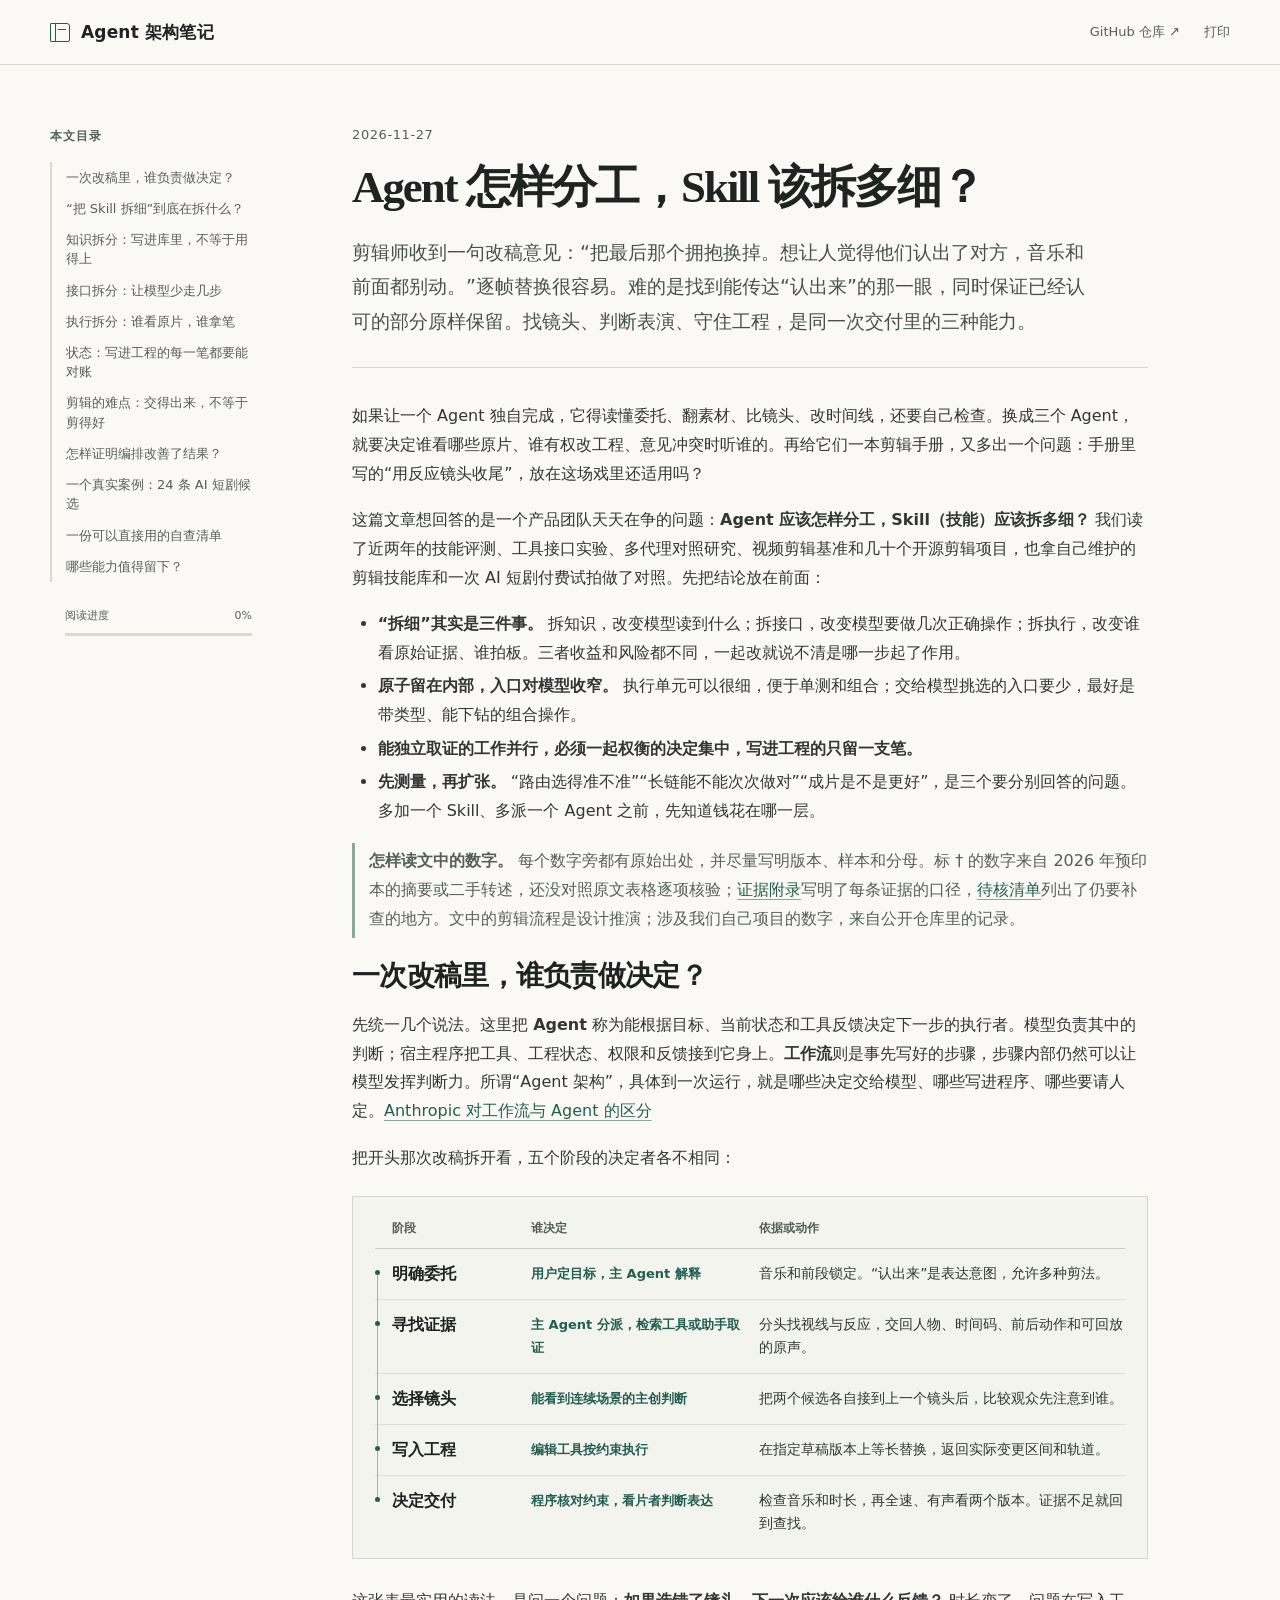
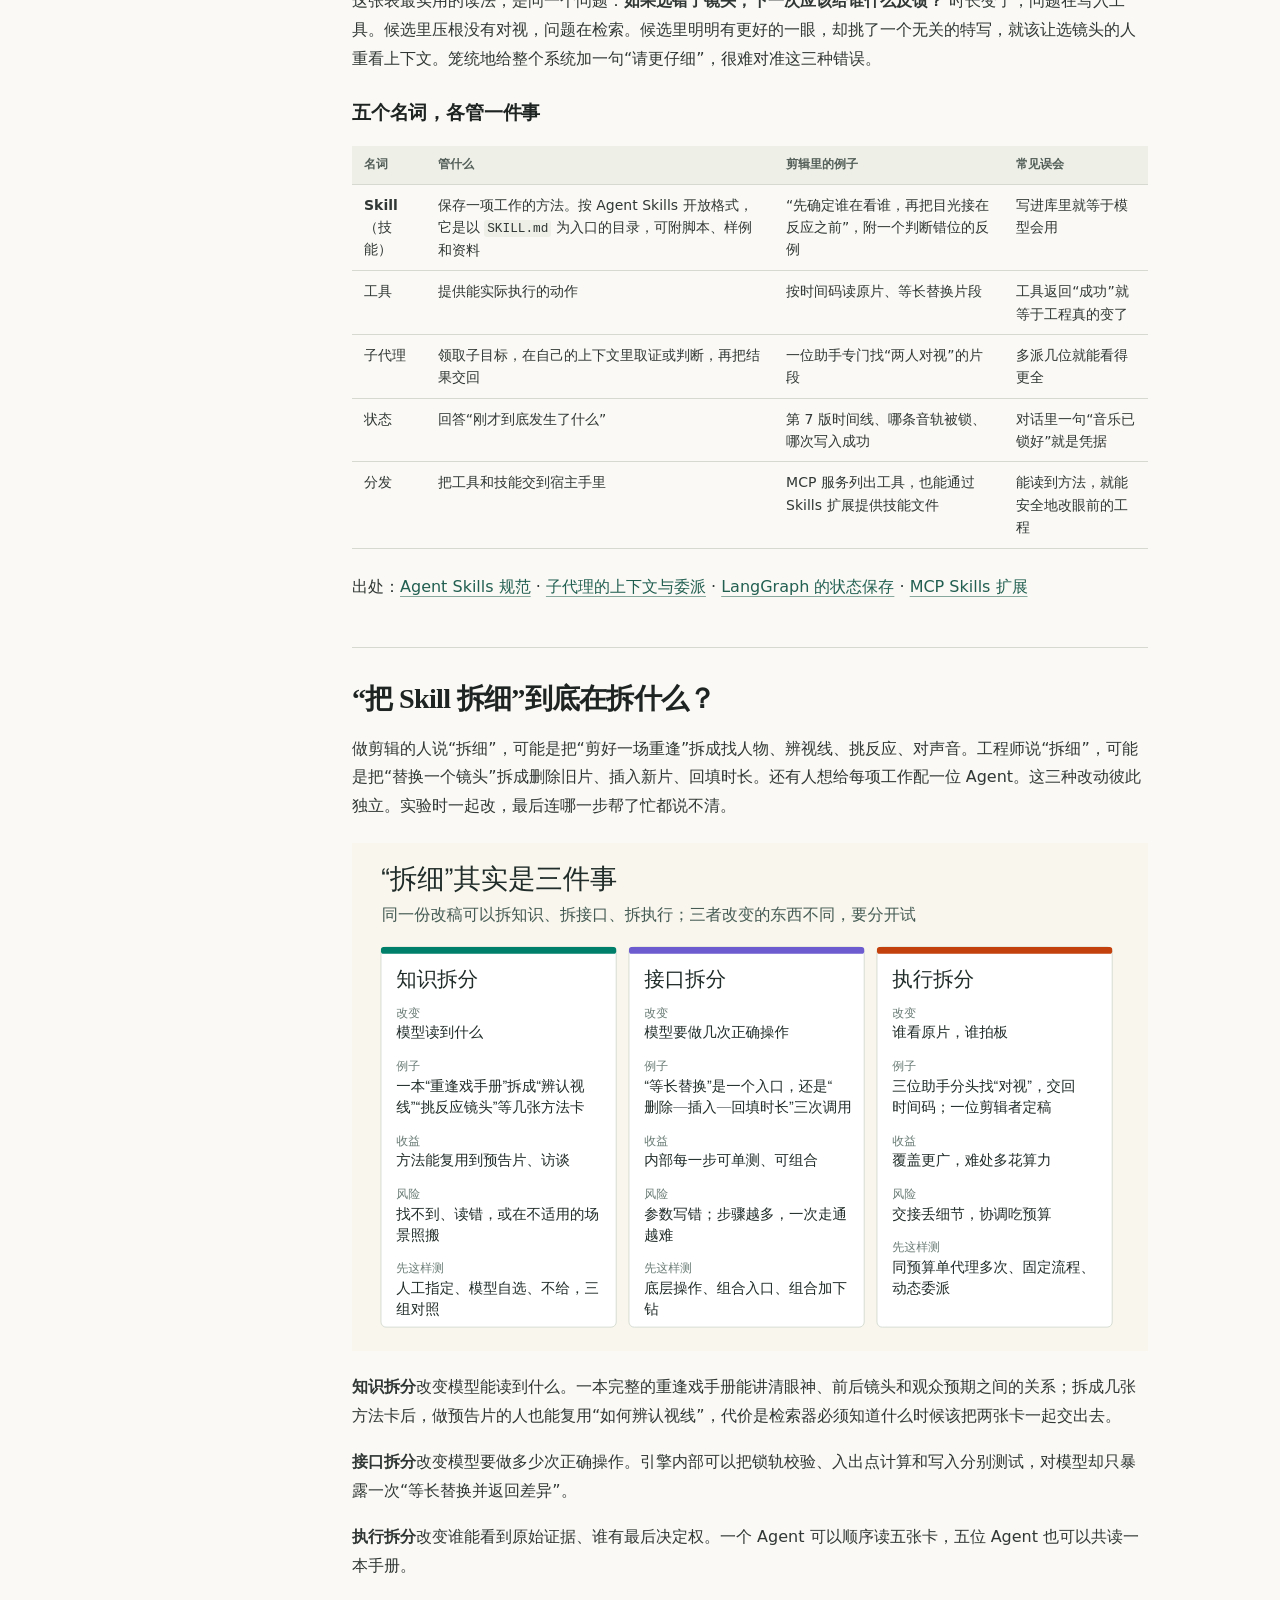
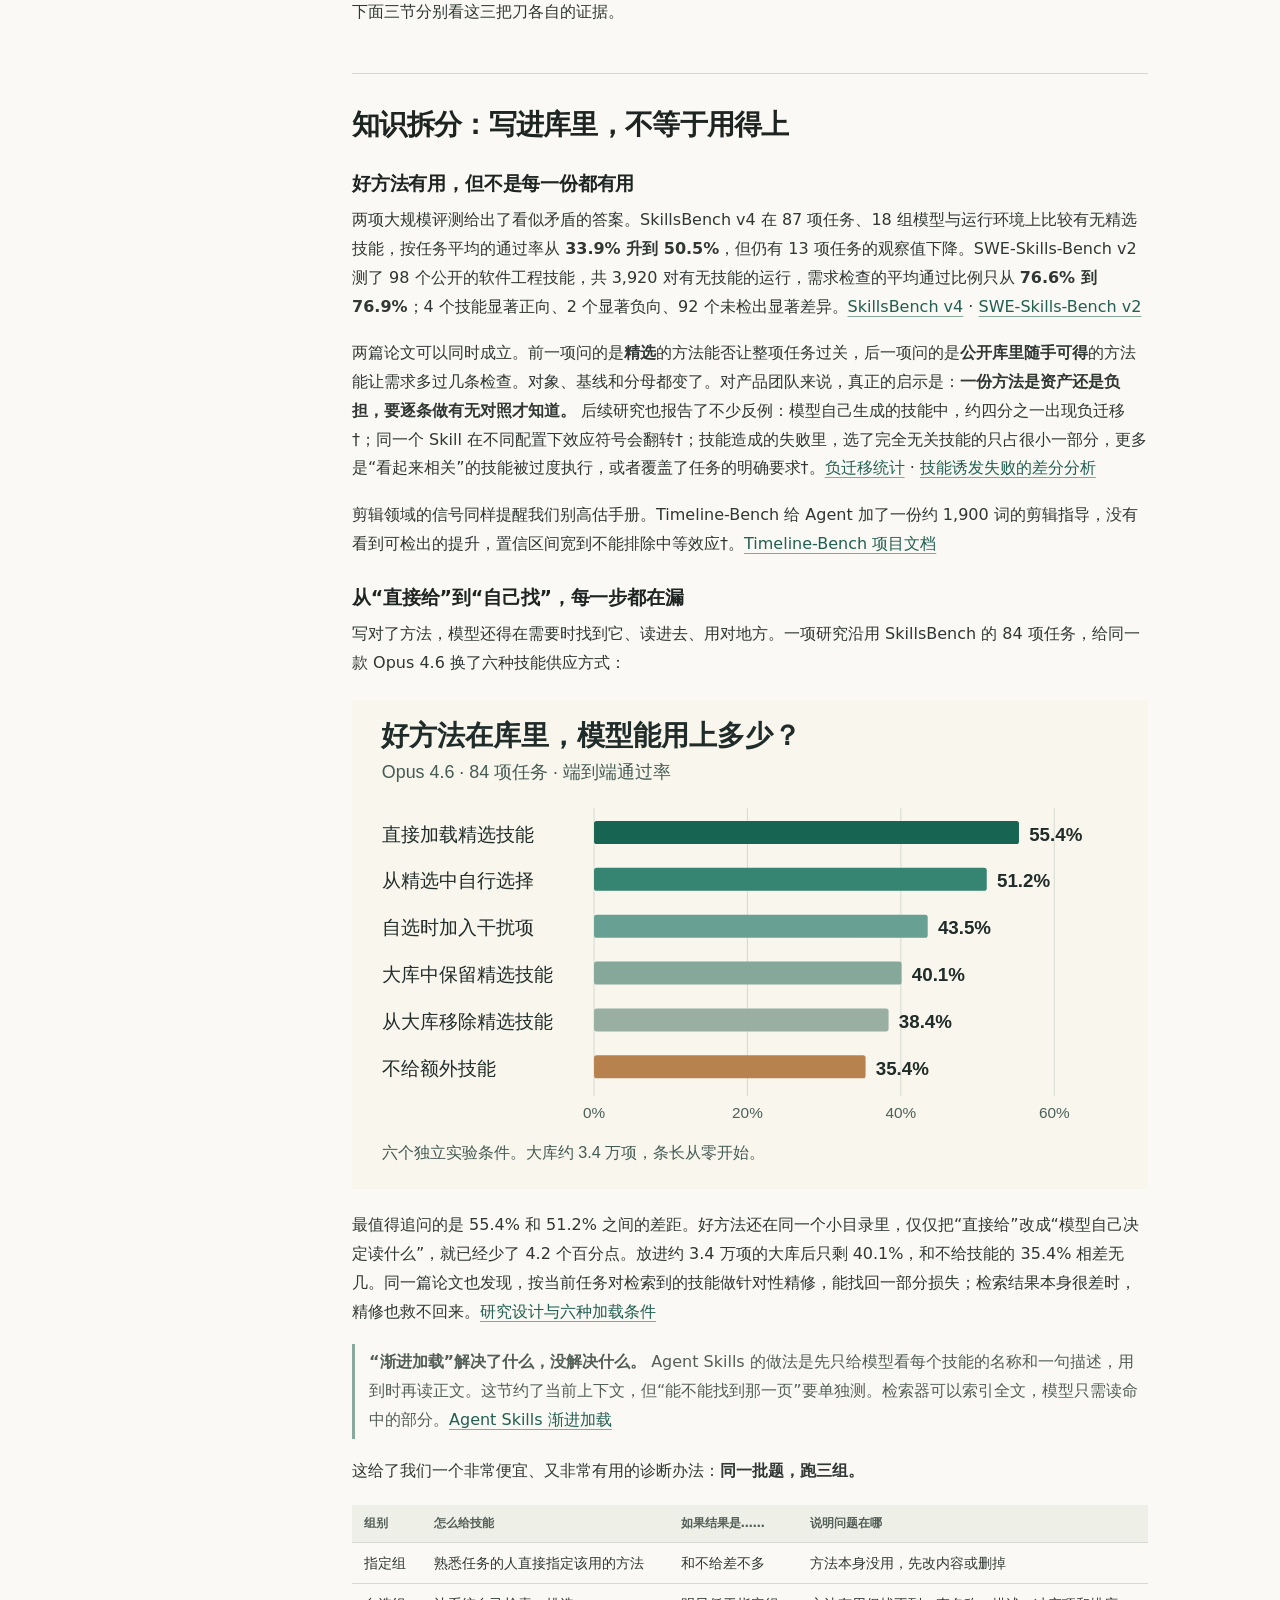
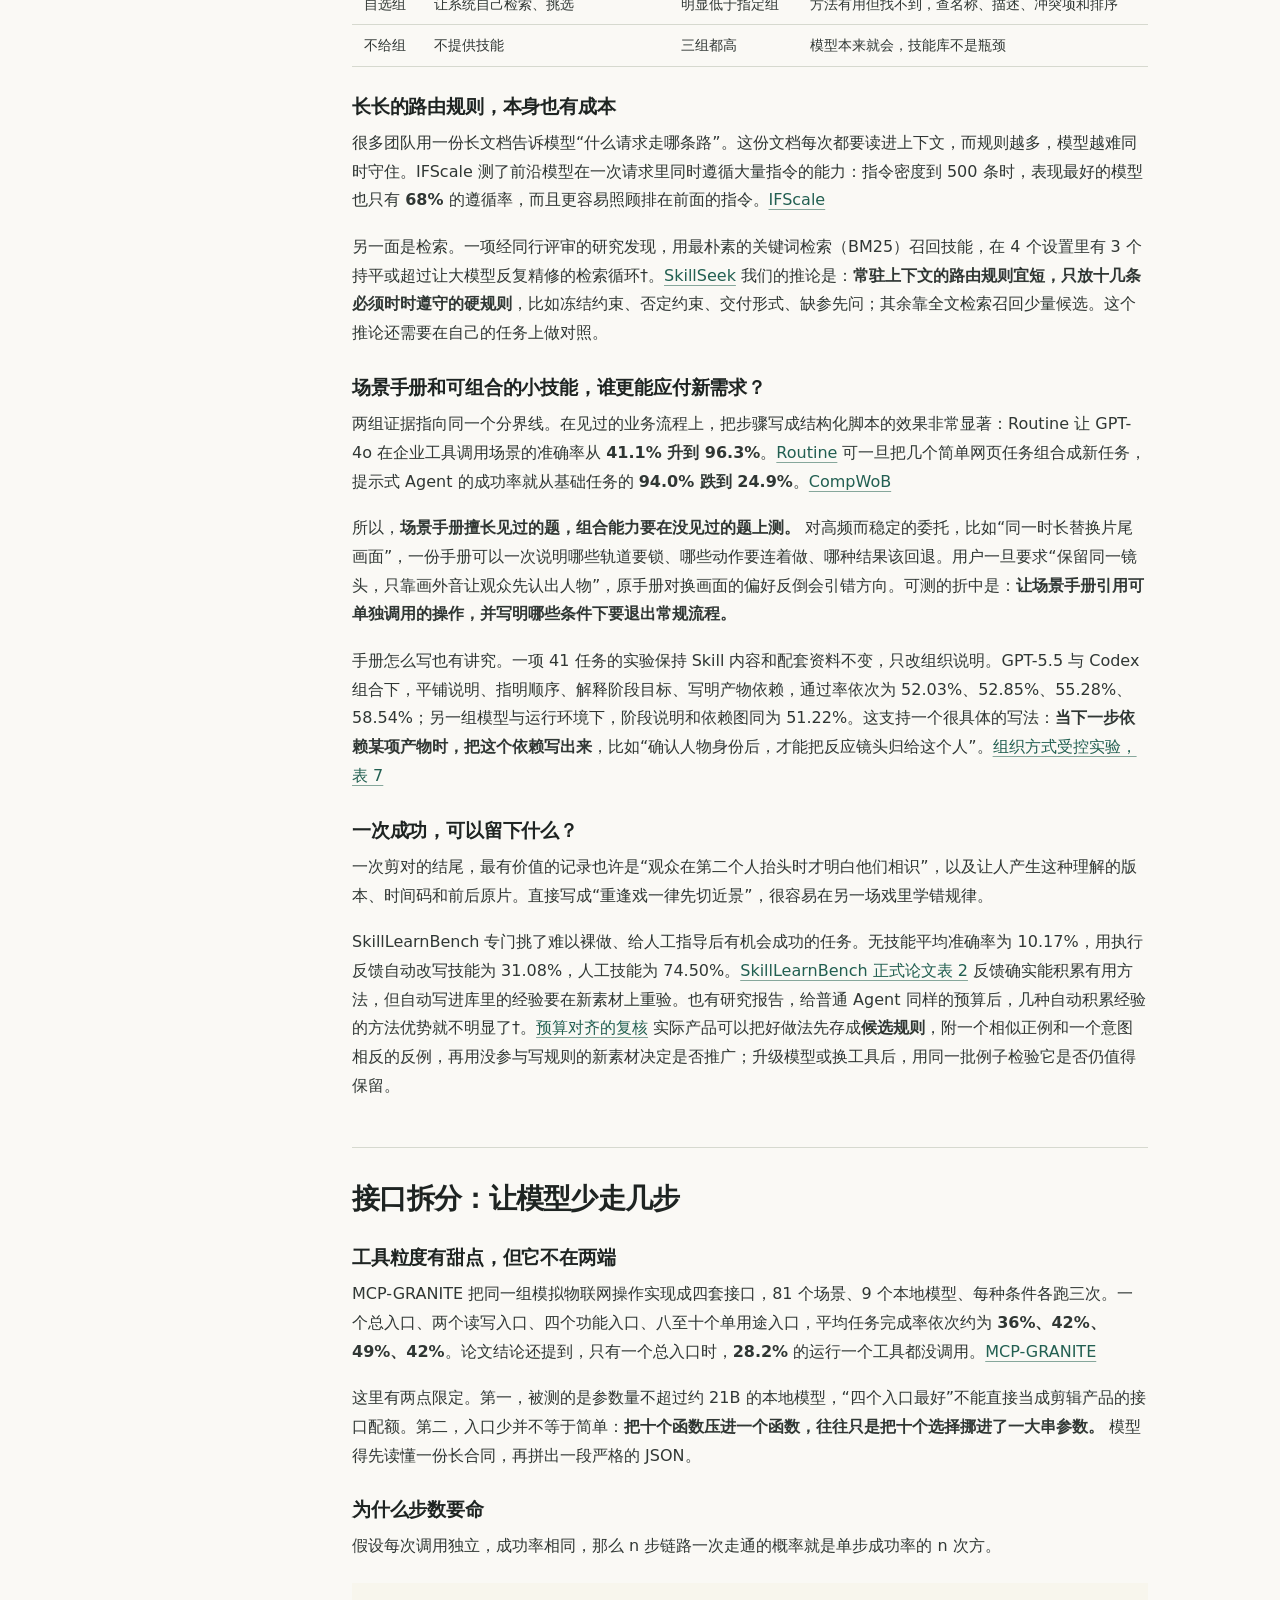
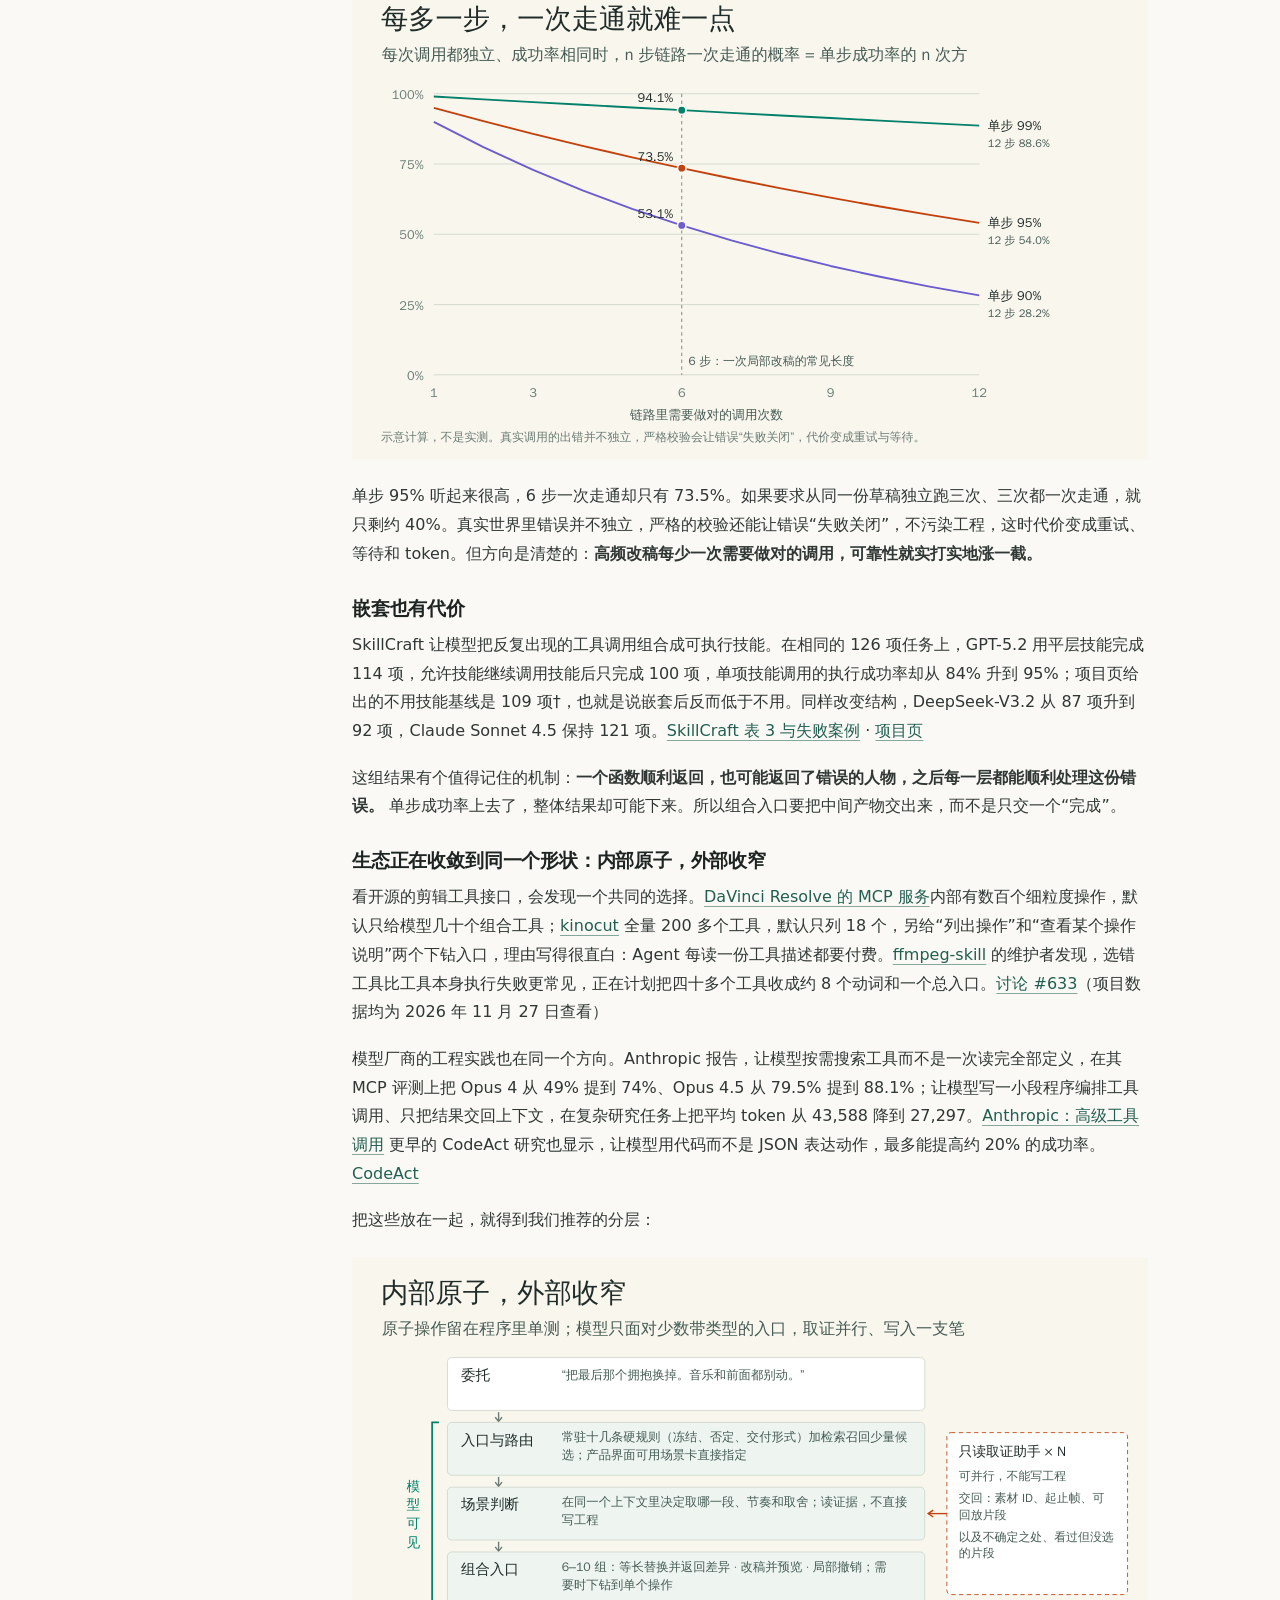
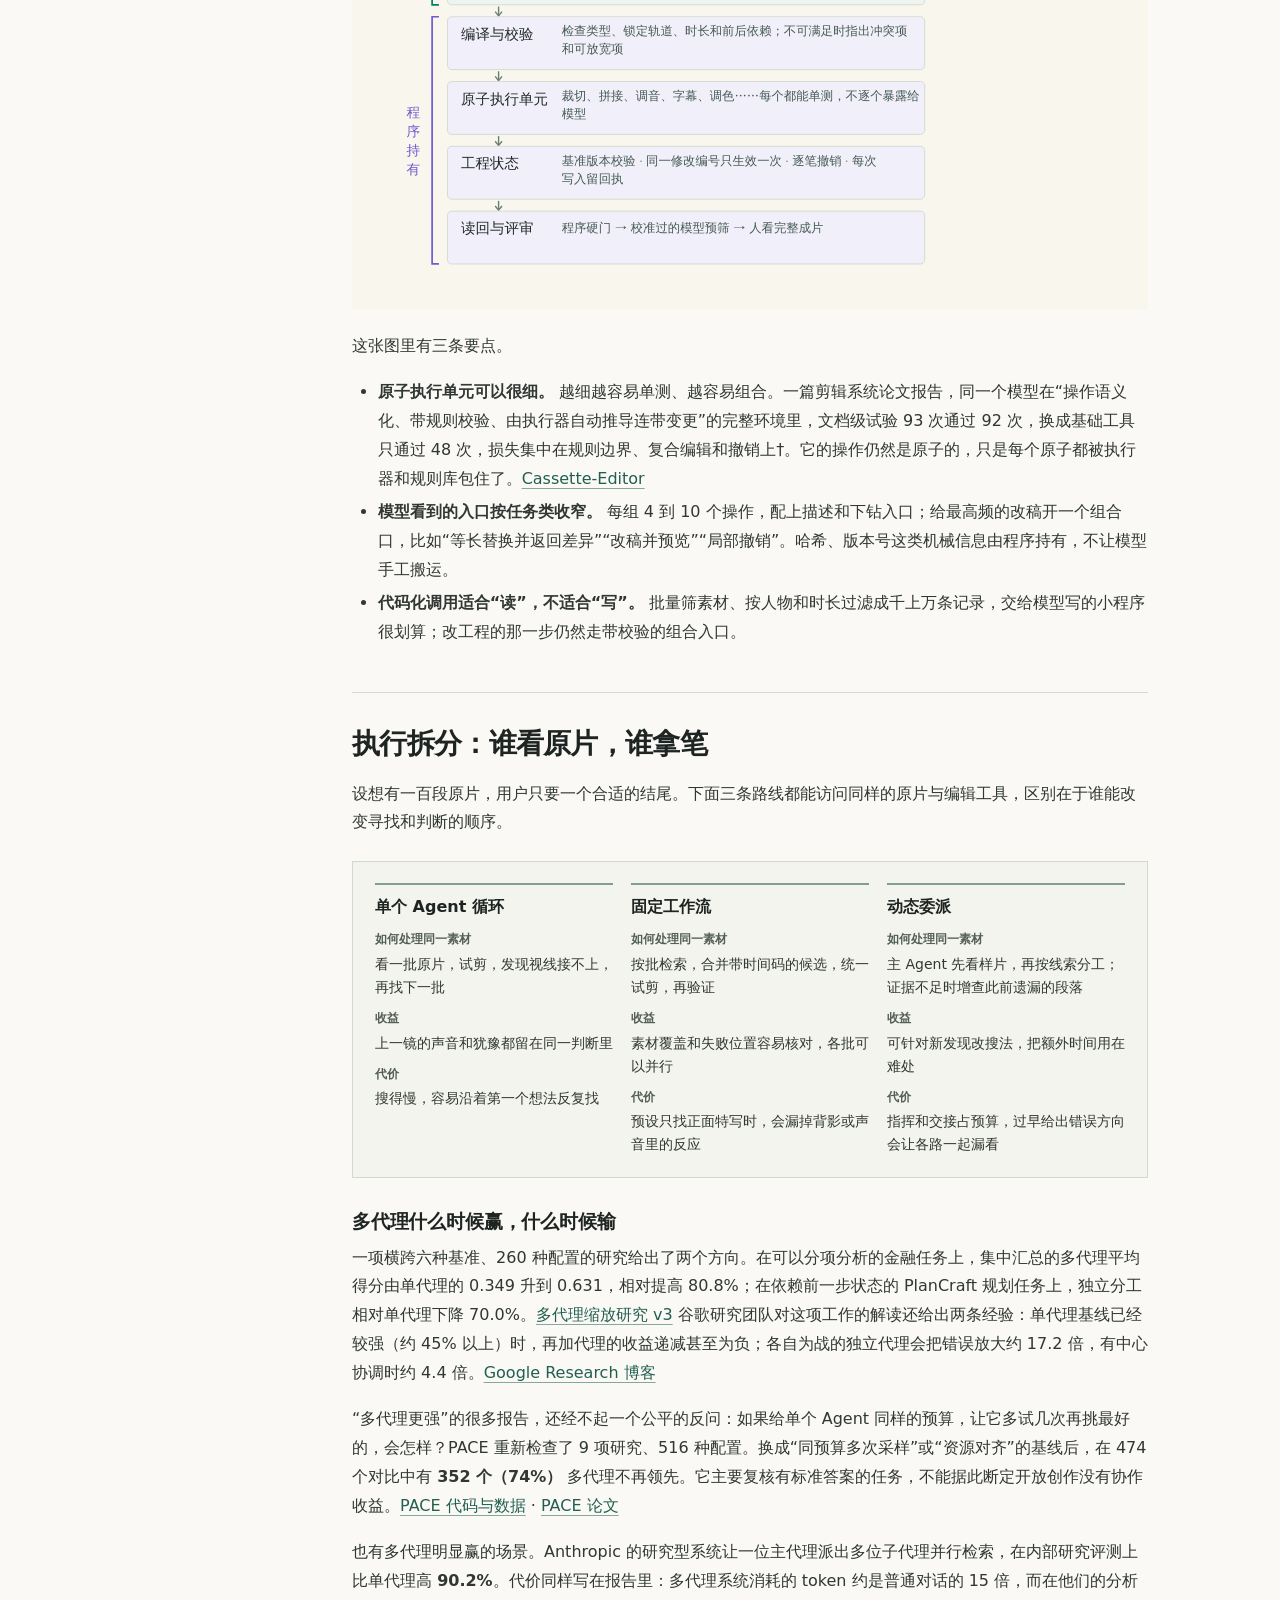
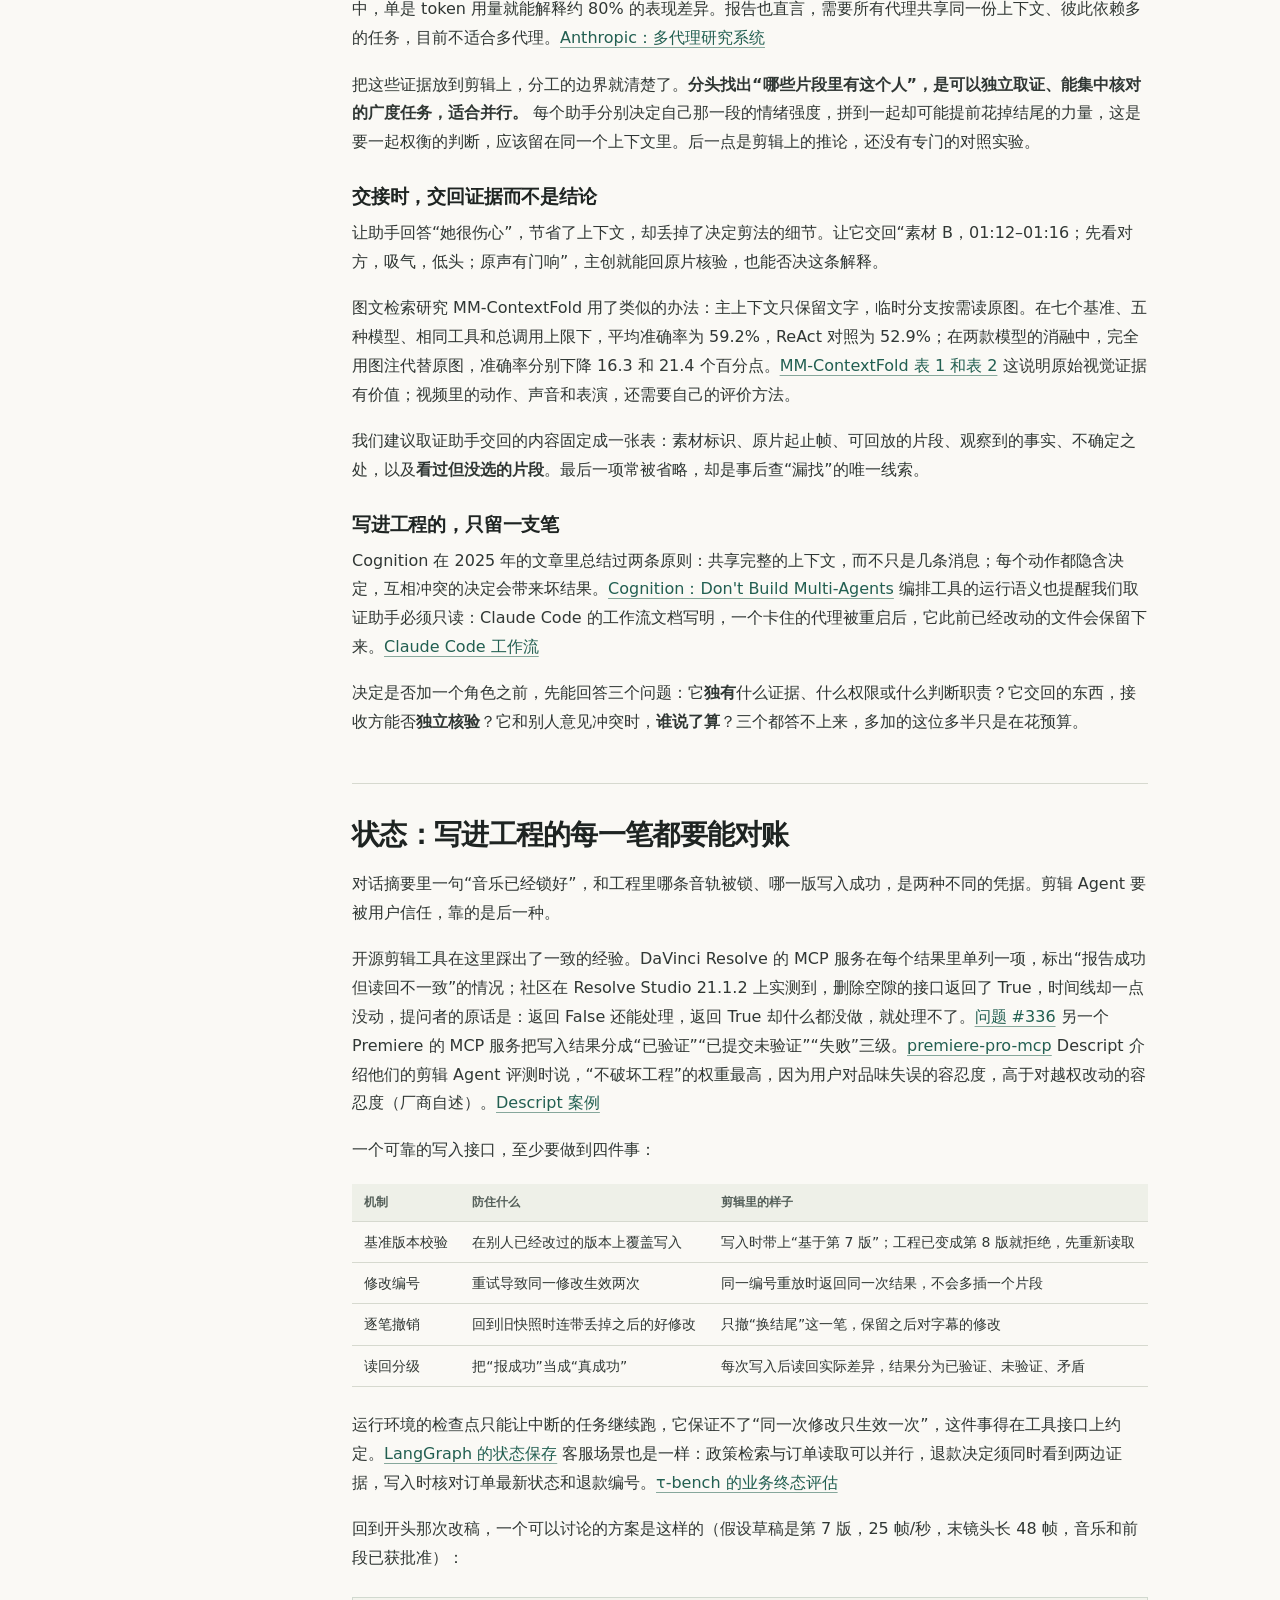
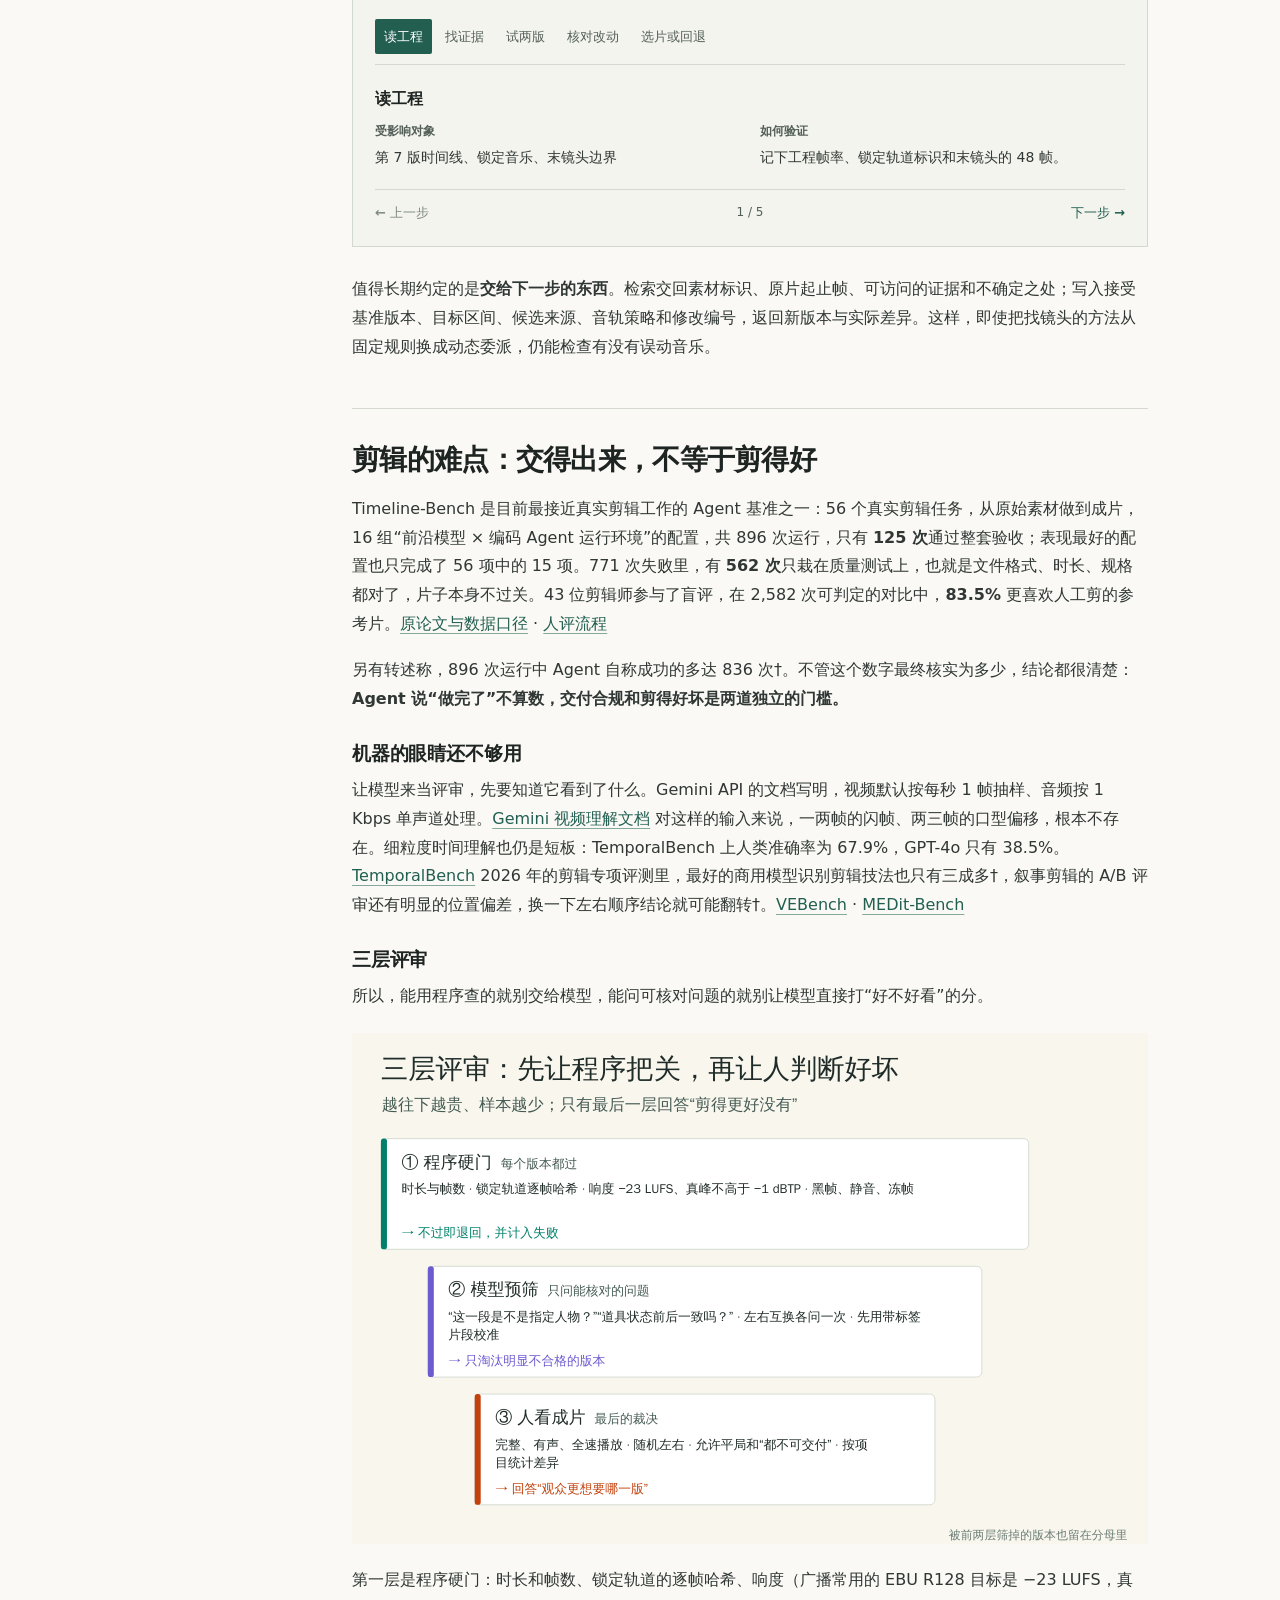
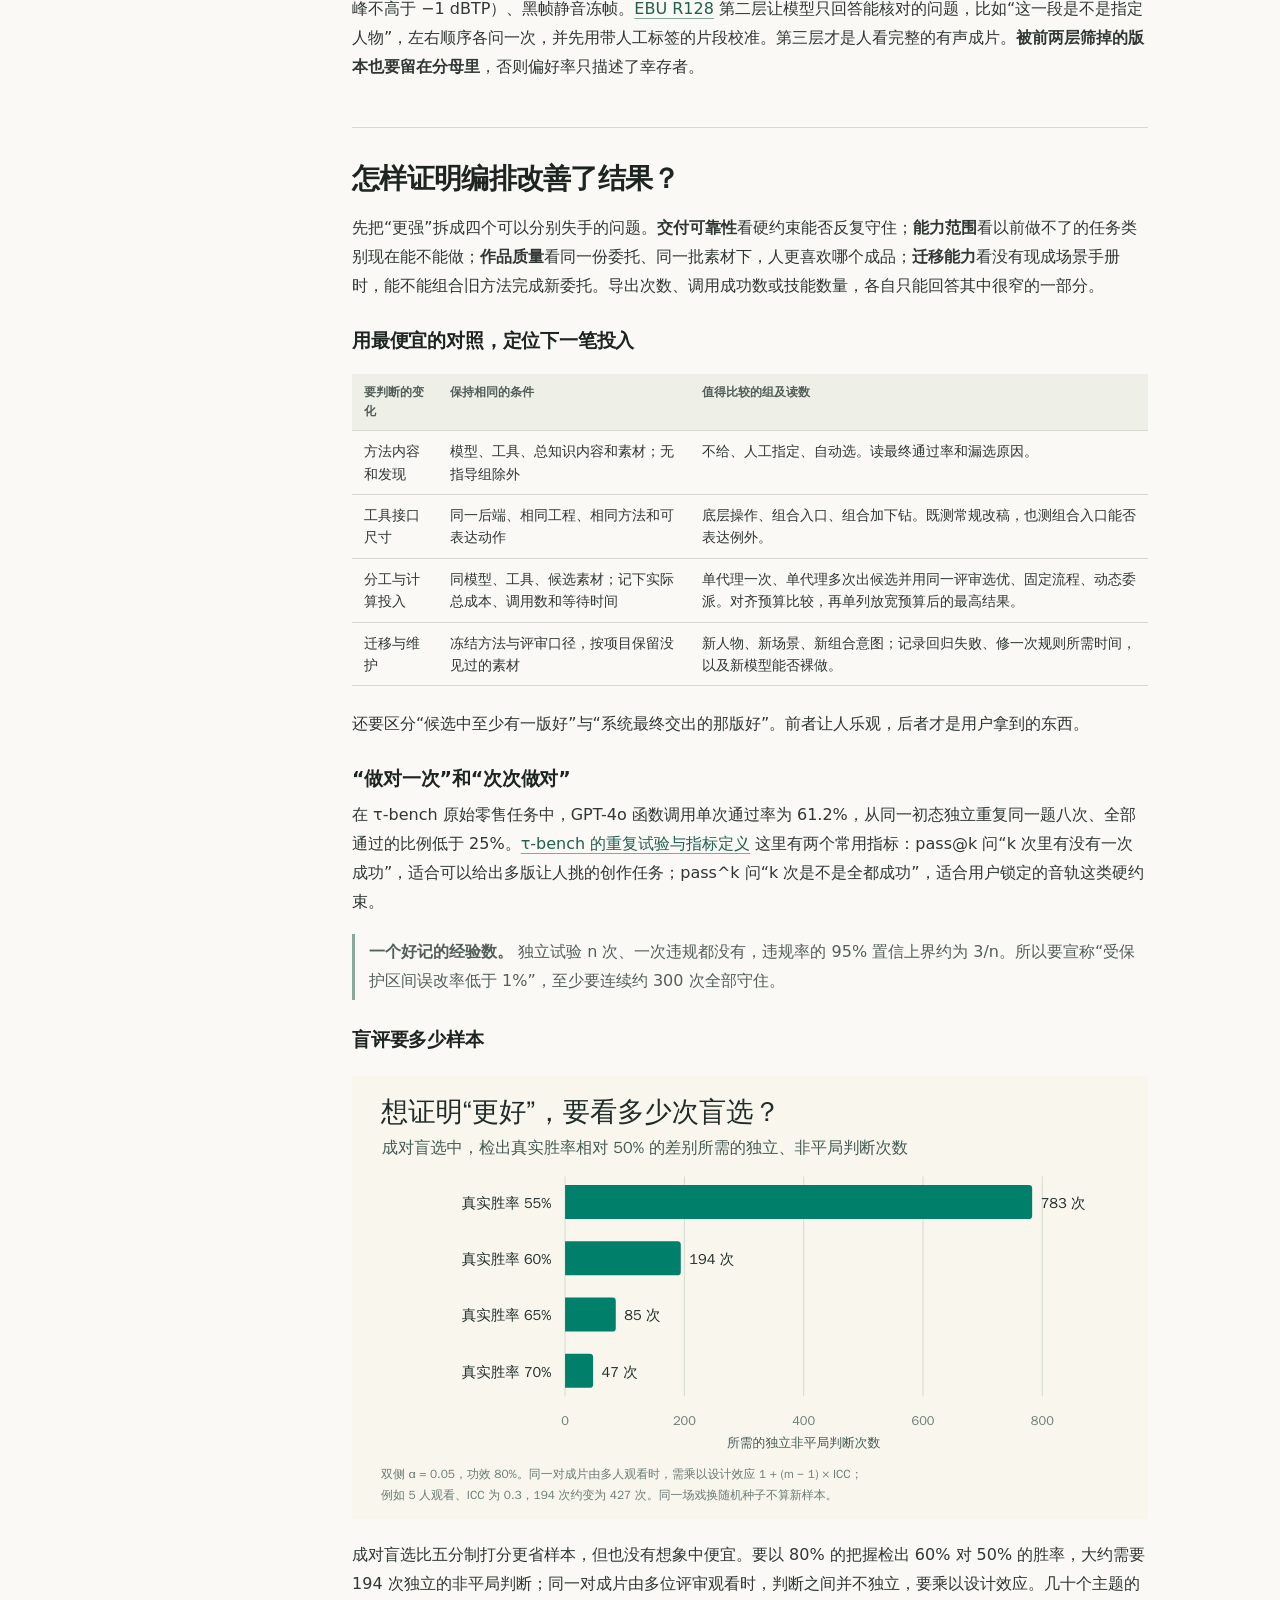
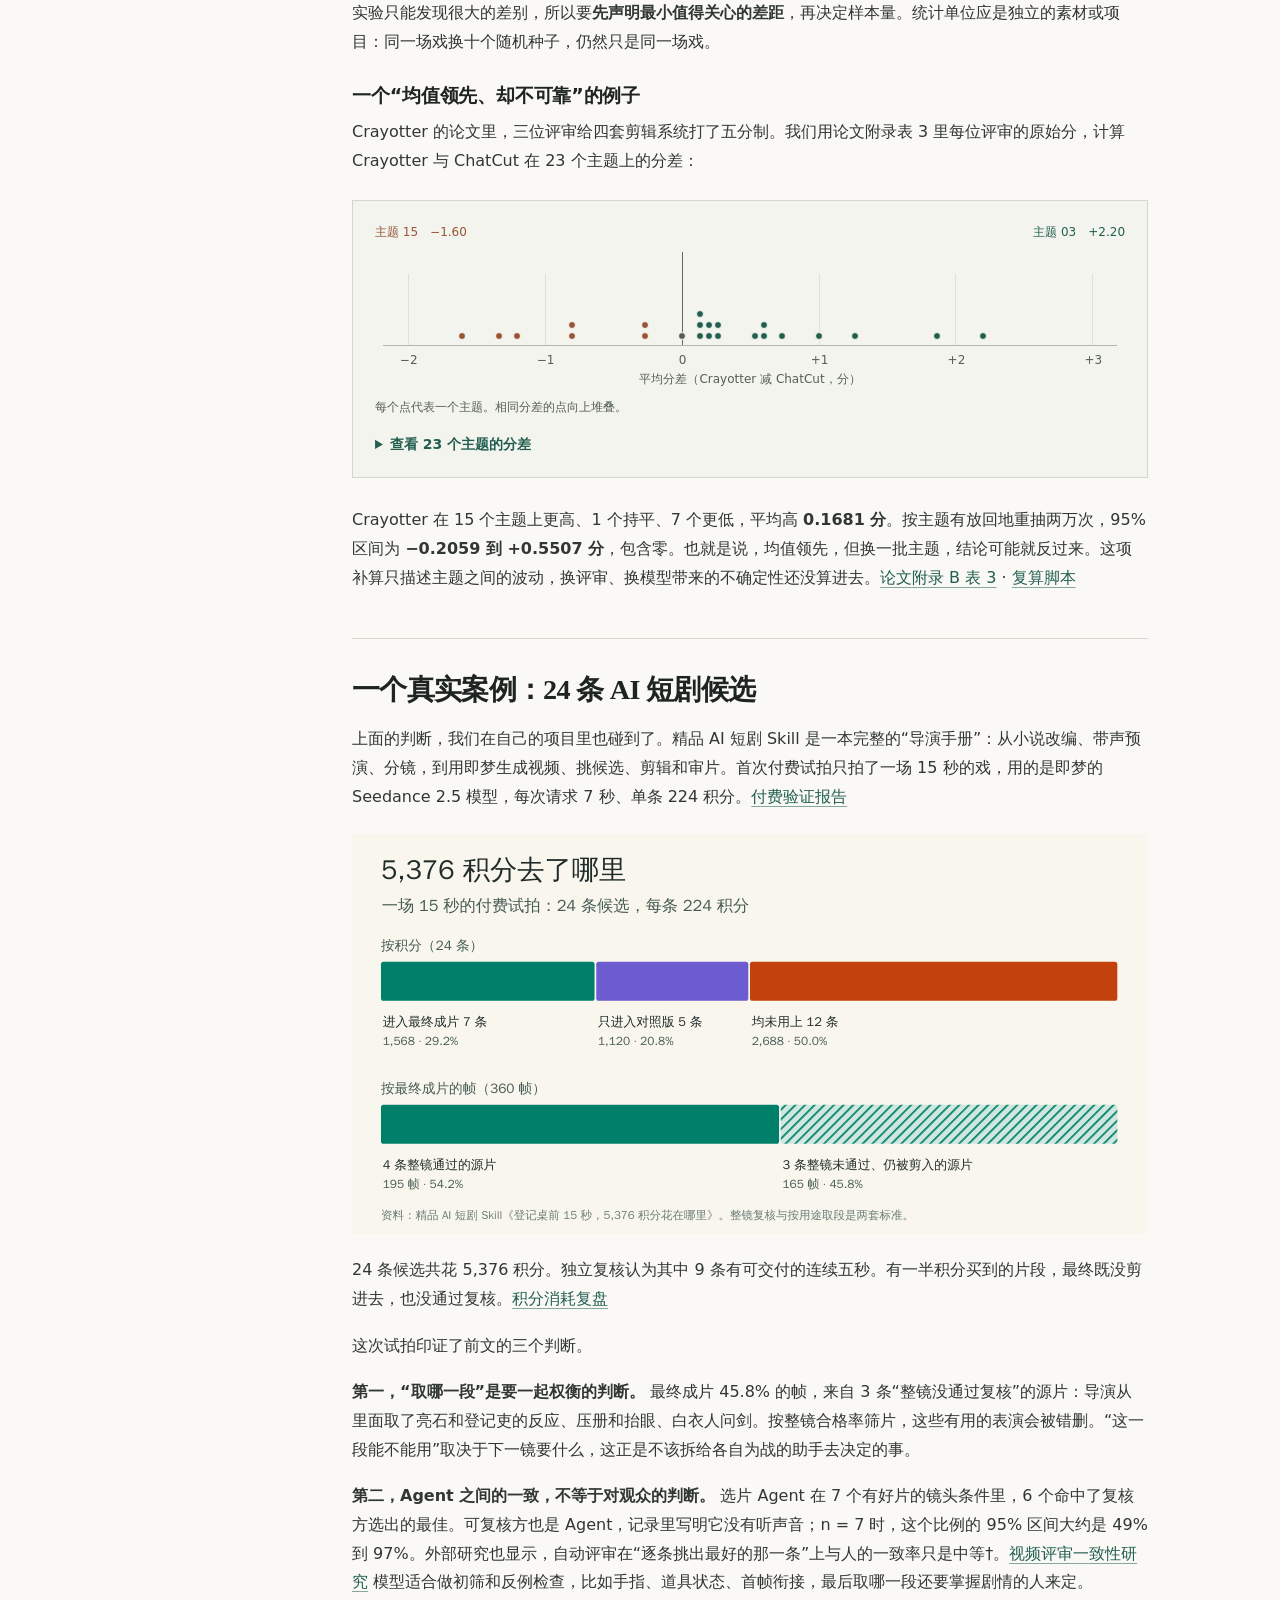
<file: docs/articles/agent-and-skill-orchestration/index.html>
<!doctype html>
<html lang="zh-CN">
<head>
  <meta charset="utf-8">
  <meta name="viewport" content="width=device-width, initial-scale=1">
  <meta name="color-scheme" content="light">
  <meta name="description" content="同一份改稿委托，交给单个 Agent、固定流程和动态委派会有什么不同？“把 Skill 拆细”其实是三件事：拆知识、拆接口、拆执行。本文用一次镜头替换串起技能评测、工具粒度、多代理对照和视频盲评，再用一次真实的 AI 短剧付费试拍检验这些判断。">
  <title>Agent 怎样分工，Skill 该拆多细？ · Agent 架构笔记</title>
  <link rel="canonical" href="https://dengxianghua888-ops.github.io/agent-architecture-notes/articles/agent-and-skill-orchestration/">
  <meta property="og:type" content="article">
  <meta property="og:locale" content="zh_CN">
  <meta property="og:site_name" content="Agent 架构笔记">
  <meta property="og:title" content="Agent 怎样分工，Skill 该拆多细？">
  <meta property="og:description" content="同一份改稿委托，交给单个 Agent、固定流程和动态委派会有什么不同？“把 Skill 拆细”其实是三件事：拆知识、拆接口、拆执行。本文用一次镜头替换串起技能评测、工具粒度、多代理对照和视频盲评，再用一次真实的 AI 短剧付费试拍检验这些判断。">
  <meta property="og:url" content="https://dengxianghua888-ops.github.io/agent-architecture-notes/articles/agent-and-skill-orchestration/">
  <meta property="og:image" content="https://dengxianghua888-ops.github.io/agent-architecture-notes/assets/media/share-skill-granularity.png">
  <meta property="og:image:alt" content="Agent 怎样分工，Skill 该拆多细？">
  <meta name="twitter:image" content="https://dengxianghua888-ops.github.io/agent-architecture-notes/assets/media/share-skill-granularity.png">
  <meta property="og:image:type" content="image/png">
  <meta property="og:image:width" content="1200">
  <meta property="og:image:height" content="630">
  <meta name="twitter:card" content="summary_large_image">
  <meta name="twitter:title" content="Agent 怎样分工，Skill 该拆多细？">
  <meta name="twitter:description" content="同一份改稿委托，交给单个 Agent、固定流程和动态委派会有什么不同？“把 Skill 拆细”其实是三件事：拆知识、拆接口、拆执行。本文用一次镜头替换串起技能评测、工具粒度、多代理对照和视频盲评，再用一次真实的 AI 短剧付费试拍检验这些判断。">
  <link rel="stylesheet" href="../../assets/reader.css">
  <script src="../../assets/reader.js" defer></script>
</head>
<body id="top">
<a class="skip" href="#reading">跳到正文</a>
<header class="mast">
  <div class="mast-in">
    <a class="wordmark" href="../../"><span class="book" aria-hidden="true"></span>Agent 架构笔记</a>
    <div class="actions"><a href="https://github.com/dengxianghua888-ops/agent-architecture-notes">GitHub 仓库 ↗</a><button type="button" data-print hidden>打印</button></div>
  </div>
</header>
<div class="mobile-nav">
  <details><summary><span>文章目录</span><span class="summary-icon" aria-hidden="true"></span></summary><nav aria-label="移动端文章目录"><ol class="toc-list"><li><a href="#anatomy" data-section="anatomy">一次改稿里，谁负责做决定？</a></li><li><a href="#granularity" data-section="granularity">“把 Skill 拆细”到底在拆什么？</a></li><li><a href="#library" data-section="library">知识拆分：写进库里，不等于用得上</a></li><li><a href="#interface" data-section="interface">接口拆分：让模型少走几步</a></li><li><a href="#coordination" data-section="coordination">执行拆分：谁看原片，谁拿笔</a></li><li><a href="#state" data-section="state">状态：写进工程的每一笔都要能对账</a></li><li><a href="#review" data-section="review">剪辑的难点：交得出来，不等于剪得好</a></li><li><a href="#evaluation" data-section="evaluation">怎样证明编排改善了结果？</a></li><li><a href="#case" data-section="case">一个真实案例：24 条 AI 短剧候选</a></li><li><a href="#checklist" data-section="checklist">一份可以直接用的自查清单</a></li><li><a href="#closing" data-section="closing">哪些能力值得留下？</a></li></ol></nav></details>
</div>
<div class="layout">
  <aside class="rail" aria-label="阅读导航"><div class="rail-inner">
    <div class="rail-title">本文目录</div><nav aria-label="章节目录"><ol class="toc-list"><li><a href="#anatomy" data-section="anatomy">一次改稿里，谁负责做决定？</a></li><li><a href="#granularity" data-section="granularity">“把 Skill 拆细”到底在拆什么？</a></li><li><a href="#library" data-section="library">知识拆分：写进库里，不等于用得上</a></li><li><a href="#interface" data-section="interface">接口拆分：让模型少走几步</a></li><li><a href="#coordination" data-section="coordination">执行拆分：谁看原片，谁拿笔</a></li><li><a href="#state" data-section="state">状态：写进工程的每一笔都要能对账</a></li><li><a href="#review" data-section="review">剪辑的难点：交得出来，不等于剪得好</a></li><li><a href="#evaluation" data-section="evaluation">怎样证明编排改善了结果？</a></li><li><a href="#case" data-section="case">一个真实案例：24 条 AI 短剧候选</a></li><li><a href="#checklist" data-section="checklist">一份可以直接用的自查清单</a></li><li><a href="#closing" data-section="closing">哪些能力值得留下？</a></li></ol></nav>
    <div class="reading-progress" hidden><div><span>阅读进度</span><span data-percent>0%</span></div><progress max="100" value="0" aria-label="阅读进度"></progress></div>
  </div></aside>
  <main class="reader" id="reading" tabindex="-1">
    <article aria-labelledby="article-title">
      <header class="article-head"><div class="date">2026-11-27</div><h1 id="article-title">Agent 怎样分工，Skill 该拆多细？</h1><div class="lead"><p>剪辑师收到一句改稿意见：“把最后那个拥抱换掉。想让人觉得他们认出了对方，音乐和前面都别动。”逐帧替换很容易。难的是找到能传达“认出来”的那一眼，同时保证已经认可的部分原样保留。找镜头、判断表演、守住工程，是同一次交付里的三种能力。</p></div></header>
      <p>如果让一个 Agent 独自完成，它得读懂委托、翻素材、比镜头、改时间线，还要自己检查。换成三个 Agent，就要决定谁看哪些原片、谁有权改工程、意见冲突时听谁的。再给它们一本剪辑手册，又多出一个问题：手册里写的“用反应镜头收尾”，放在这场戏里还适用吗？</p>
<p>这篇文章想回答的是一个产品团队天天在争的问题：<strong>Agent 应该怎样分工，Skill（技能）应该拆多细？</strong> 我们读了近两年的技能评测、工具接口实验、多代理对照研究、视频剪辑基准和几十个开源剪辑项目，也拿自己维护的剪辑技能库和一次 AI 短剧付费试拍做了对照。先把结论放在前面：</p>
<ul><li><strong>“拆细”其实是三件事。</strong> 拆知识，改变模型读到什么；拆接口，改变模型要做几次正确操作；拆执行，改变谁看原始证据、谁拍板。三者收益和风险都不同，一起改就说不清是哪一步起了作用。</li><li><strong>原子留在内部，入口对模型收窄。</strong> 执行单元可以很细，便于单测和组合；交给模型挑选的入口要少，最好是带类型、能下钻的组合操作。</li><li><strong>能独立取证的工作并行，必须一起权衡的决定集中，写进工程的只留一支笔。</strong></li><li><strong>先测量，再扩张。</strong> “路由选得准不准”“长链能不能次次做对”“成片是不是更好”，是三个要分别回答的问题。多加一个 Skill、多派一个 Agent 之前，先知道钱花在哪一层。</li></ul>
<blockquote><p><strong>怎样读文中的数字。</strong> 每个数字旁都有原始出处，并尽量写明版本、样本和分母。标 † 的数字来自 2026 年预印本的摘要或二手转述，还没对照原文表格逐项核验；<a href="https://github.com/dengxianghua888-ops/agent-architecture-notes/blob/main/notes/evidence-review.md">证据附录</a>写明了每条证据的口径，<a href="https://github.com/dengxianghua888-ops/agent-architecture-notes/blob/main/notes/research-todo.md">待核清单</a>列出了仍要补查的地方。文中的剪辑流程是设计推演；涉及我们自己项目的数字，来自公开仓库里的记录。</p></blockquote>
<section class="chapter" id="anatomy">
<h2>一次改稿里，谁负责做决定？<a class="anchor" href="#anatomy" aria-label="本节链接">#</a></h2>
<p>先统一几个说法。这里把 <strong>Agent</strong> 称为能根据目标、当前状态和工具反馈决定下一步的执行者。模型负责其中的判断；宿主程序把工具、工程状态、权限和反馈接到它身上。<strong>工作流</strong>则是事先写好的步骤，步骤内部仍然可以让模型发挥判断力。所谓“Agent 架构”，具体到一次运行，就是哪些决定交给模型、哪些写进程序、哪些要请人定。<a href="https://www.anthropic.com/engineering/building-effective-agents">Anthropic 对工作流与 Agent 的区分</a></p>
<p>把开头那次改稿拆开看，五个阶段的决定者各不相同：</p>
<figure class="diagram" aria-label="控制权流程"><div class="flow-labels" aria-hidden="true"><span>阶段</span><span>谁决定</span><span>依据或动作</span></div><ol class="flow vertical"><li><strong>明确委托</strong><div class="owner">用户定目标，主 Agent 解释</div><div class="desc">音乐和前段锁定。“认出来”是表达意图，允许多种剪法。</div></li><li><strong>寻找证据</strong><div class="owner">主 Agent 分派，检索工具或助手取证</div><div class="desc">分头找视线与反应，交回人物、时间码、前后动作和可回放的原声。</div></li><li><strong>选择镜头</strong><div class="owner">能看到连续场景的主创判断</div><div class="desc">把两个候选各自接到上一个镜头后，比较观众先注意到谁。</div></li><li><strong>写入工程</strong><div class="owner">编辑工具按约束执行</div><div class="desc">在指定草稿版本上等长替换，返回实际变更区间和轨道。</div></li><li><strong>决定交付</strong><div class="owner">程序核对约束，看片者判断表达</div><div class="desc">检查音乐和时长，再全速、有声看两个版本。证据不足就回到查找。</div></li></ol></figure>
<p>这张表最实用的读法，是问一个问题：<strong>如果选错了镜头，下一次应该给谁什么反馈？</strong> 时长变了，问题在写入工具。候选里压根没有对视，问题在检索。候选里明明有更好的一眼，却挑了一个无关的特写，就该让选镜头的人重看上下文。笼统地给整个系统加一句“请更仔细”，很难对准这三种错误。</p>
<h3 id="五个名词各管一件事">五个名词，各管一件事<a class="anchor" href="#五个名词各管一件事" aria-label="本节链接">#</a></h3>
<div class="table-wrap"><table><thead><tr><th scope="col">名词</th><th scope="col">管什么</th><th scope="col">剪辑里的例子</th><th scope="col">常见误会</th></tr></thead><tbody><tr><td>Skill（技能）</td><td>保存一项工作的方法。按 Agent Skills 开放格式，它是以 <code>SKILL.md</code> 为入口的目录，可附脚本、样例和资料</td><td>“先确定谁在看谁，再把目光接在反应之前”，附一个判断错位的反例</td><td>写进库里就等于模型会用</td></tr><tr><td>工具</td><td>提供能实际执行的动作</td><td>按时间码读原片、等长替换片段</td><td>工具返回“成功”就等于工程真的变了</td></tr><tr><td>子代理</td><td>领取子目标，在自己的上下文里取证或判断，再把结果交回</td><td>一位助手专门找“两人对视”的片段</td><td>多派几位就能看得更全</td></tr><tr><td>状态</td><td>回答“刚才到底发生了什么”</td><td>第 7 版时间线、哪条音轨被锁、哪次写入成功</td><td>对话里一句“音乐已锁好”就是凭据</td></tr><tr><td>分发</td><td>把工具和技能交到宿主手里</td><td>MCP 服务列出工具，也能通过 Skills 扩展提供技能文件</td><td>能读到方法，就能安全地改眼前的工程</td></tr></tbody></table></div>
<p>出处：<a href="https://agentskills.io/specification">Agent Skills 规范</a> · <a href="https://code.claude.com/docs/en/sub-agents">子代理的上下文与委派</a> · <a href="https://docs.langchain.com/oss/python/langgraph/persistence">LangGraph 的状态保存</a> · <a href="https://modelcontextprotocol.io/extensions/skills/overview">MCP Skills 扩展</a></p>
</section>
<section class="chapter" id="granularity">
<h2>“把 Skill 拆细”到底在拆什么？<a class="anchor" href="#granularity" aria-label="本节链接">#</a></h2>
<p>做剪辑的人说“拆细”，可能是把“剪好一场重逢”拆成找人物、辨视线、挑反应、对声音。工程师说“拆细”，可能是把“替换一个镜头”拆成删除旧片、插入新片、回填时长。还有人想给每项工作配一位 Agent。这三种改动彼此独立。实验时一起改，最后连哪一步帮了忙都说不清。</p>
<figure class="illustration"><a href="../../assets/media/three-splits.svg" aria-label="查看原图：知识拆分改变模型读到什么，接口拆分改变模型要做几次正确操作，执行拆分改变谁看原片和谁拍板；每种拆分各有收益、风险和最便宜的对照。"><img src="../../assets/media/three-splits.svg" loading="lazy" decoding="async" alt="知识拆分改变模型读到什么，接口拆分改变模型要做几次正确操作，执行拆分改变谁看原片和谁拍板；每种拆分各有收益、风险和最便宜的对照。"></a></figure>
<p><strong>知识拆分</strong>改变模型能读到什么。一本完整的重逢戏手册能讲清眼神、前后镜头和观众预期之间的关系；拆成几张方法卡后，做预告片的人也能复用“如何辨认视线”，代价是检索器必须知道什么时候该把两张卡一起交出去。</p>
<p><strong>接口拆分</strong>改变模型要做多少次正确操作。引擎内部可以把锁轨校验、入出点计算和写入分别测试，对模型却只暴露一次“等长替换并返回差异”。</p>
<p><strong>执行拆分</strong>改变谁能看到原始证据、谁有最后决定权。一个 Agent 可以顺序读五张卡，五位 Agent 也可以共读一本手册。</p>
<p>下面三节分别看这三把刀各自的证据。</p>
</section>
<section class="chapter" id="library">
<h2>知识拆分：写进库里，不等于用得上<a class="anchor" href="#library" aria-label="本节链接">#</a></h2>
<h3 id="好方法有用但不是每一份都有用">好方法有用，但不是每一份都有用<a class="anchor" href="#好方法有用但不是每一份都有用" aria-label="本节链接">#</a></h3>
<p>两项大规模评测给出了看似矛盾的答案。SkillsBench v4 在 87 项任务、18 组模型与运行环境上比较有无精选技能，按任务平均的通过率从 <strong>33.9% 升到 50.5%</strong>，但仍有 13 项任务的观察值下降。SWE-Skills-Bench v2 测了 98 个公开的软件工程技能，共 3,920 对有无技能的运行，需求检查的平均通过比例只从 <strong>76.6% 到 76.9%</strong>；4 个技能显著正向、2 个显著负向、92 个未检出显著差异。<a href="https://arxiv.org/html/2602.12670v4">SkillsBench v4</a> · <a href="https://arxiv.org/html/2603.15401v2">SWE-Skills-Bench v2</a></p>
<p>两篇论文可以同时成立。前一项问的是<strong>精选</strong>的方法能否让整项任务过关，后一项问的是<strong>公开库里随手可得</strong>的方法能让需求多过几条检查。对象、基线和分母都变了。对产品团队来说，真正的启示是：<strong>一份方法是资产还是负担，要逐条做有无对照才知道。</strong> 后续研究也报告了不少反例：模型自己生成的技能中，约四分之一出现负迁移†；同一个 Skill 在不同配置下效应符号会翻转†；技能造成的失败里，选了完全无关技能的只占很小一部分，更多是“看起来相关”的技能被过度执行，或者覆盖了任务的明确要求†。<a href="https://arxiv.org/pdf/2605.23899">负迁移统计</a> · <a href="https://arxiv.org/html/2608.11888v1">技能诱发失败的差分分析</a></p>
<p>剪辑领域的信号同样提醒我们别高估手册。Timeline-Bench 给 Agent 加了一份约 1,900 词的剪辑指导，没有看到可检出的提升，置信区间宽到不能排除中等效应†。<a href="https://timelinebench.tensortest.com/docs">Timeline-Bench 项目文档</a></p>
<h3 id="从直接给到自己找每一步都在漏">从“直接给”到“自己找”，每一步都在漏<a class="anchor" href="#从直接给到自己找每一步都在漏" aria-label="本节链接">#</a></h3>
<p>写对了方法，模型还得在需要时找到它、读进去、用对地方。一项研究沿用 SkillsBench 的 84 项任务，给同一款 Opus 4.6 换了六种技能供应方式：</p>
<figure class="illustration"><a href="../../assets/media/skill-discovery.svg" aria-label="查看原图：同一模型的任务通过率：强制加载精选技能 55.4%，自选精选 51.2%，加入干扰项 43.5%，约 3.4 万项中包含精选 40.1%，移除精选 38.4%，无技能 35.4%。"><img src="../../assets/media/skill-discovery.svg" loading="lazy" decoding="async" alt="同一模型的任务通过率：强制加载精选技能 55.4%，自选精选 51.2%，加入干扰项 43.5%，约 3.4 万项中包含精选 40.1%，移除精选 38.4%，无技能 35.4%。"></a></figure>
<p>最值得追问的是 55.4% 和 51.2% 之间的差距。好方法还在同一个小目录里，仅仅把“直接给”改成“模型自己决定读什么”，就已经少了 4.2 个百分点。放进约 3.4 万项的大库后只剩 40.1%，和不给技能的 35.4% 相差无几。同一篇论文也发现，按当前任务对检索到的技能做针对性精修，能找回一部分损失；检索结果本身很差时，精修也救不回来。<a href="https://arxiv.org/html/2604.04323">研究设计与六种加载条件</a></p>
<blockquote><p><strong>“渐进加载”解决了什么，没解决什么。</strong> Agent Skills 的做法是先只给模型看每个技能的名称和一句描述，用到时再读正文。这节约了当前上下文，但“能不能找到那一页”要单独测。检索器可以索引全文，模型只需读命中的部分。<a href="https://agentskills.io/specification">Agent Skills 渐进加载</a></p></blockquote>
<p>这给了我们一个非常便宜、又非常有用的诊断办法：<strong>同一批题，跑三组。</strong></p>
<div class="table-wrap"><table><thead><tr><th scope="col">组别</th><th scope="col">怎么给技能</th><th scope="col">如果结果是……</th><th scope="col">说明问题在哪</th></tr></thead><tbody><tr><td>指定组</td><td>熟悉任务的人直接指定该用的方法</td><td>和不给差不多</td><td>方法本身没用，先改内容或删掉</td></tr><tr><td>自选组</td><td>让系统自己检索、挑选</td><td>明显低于指定组</td><td>方法有用但找不到，查名称、描述、冲突项和排序</td></tr><tr><td>不给组</td><td>不提供技能</td><td>三组都高</td><td>模型本来就会，技能库不是瓶颈</td></tr></tbody></table></div>
<h3 id="长长的路由规则本身也有成本">长长的路由规则，本身也有成本<a class="anchor" href="#长长的路由规则本身也有成本" aria-label="本节链接">#</a></h3>
<p>很多团队用一份长文档告诉模型“什么请求走哪条路”。这份文档每次都要读进上下文，而规则越多，模型越难同时守住。IFScale 测了前沿模型在一次请求里同时遵循大量指令的能力：指令密度到 500 条时，表现最好的模型也只有 <strong>68%</strong> 的遵循率，而且更容易照顾排在前面的指令。<a href="https://arxiv.org/abs/2507.11538">IFScale</a></p>
<p>另一面是检索。一项经同行评审的研究发现，用最朴素的关键词检索（BM25）召回技能，在 4 个设置里有 3 个持平或超过让大模型反复精修的检索循环†。<a href="https://arxiv.org/html/2609.38822">SkillSeek</a> 我们的推论是：<strong>常驻上下文的路由规则宜短，只放十几条必须时时遵守的硬规则</strong>，比如冻结约束、否定约束、交付形式、缺参先问；其余靠全文检索召回少量候选。这个推论还需要在自己的任务上做对照。</p>
<h3 id="场景手册和可组合的小技能谁更能应付新需求">场景手册和可组合的小技能，谁更能应付新需求？<a class="anchor" href="#场景手册和可组合的小技能谁更能应付新需求" aria-label="本节链接">#</a></h3>
<p>两组证据指向同一个分界线。在见过的业务流程上，把步骤写成结构化脚本的效果非常显著：Routine 让 GPT-4o 在企业工具调用场景的准确率从 <strong>41.1% 升到 96.3%</strong>。<a href="https://arxiv.org/abs/2507.14447">Routine</a> 可一旦把几个简单网页任务组合成新任务，提示式 Agent 的成功率就从基础任务的 <strong>94.0% 跌到 24.9%</strong>。<a href="https://arxiv.org/abs/2311.18751">CompWoB</a></p>
<p>所以，<strong>场景手册擅长见过的题，组合能力要在没见过的题上测。</strong> 对高频而稳定的委托，比如“同一时长替换片尾画面”，一份手册可以一次说明哪些轨道要锁、哪些动作要连着做、哪种结果该回退。用户一旦要求“保留同一镜头，只靠画外音让观众先认出人物”，原手册对换画面的偏好反倒会引错方向。可测的折中是：<strong>让场景手册引用可单独调用的操作，并写明哪些条件下要退出常规流程。</strong></p>
<p>手册怎么写也有讲究。一项 41 任务的实验保持 Skill 内容和配套资料不变，只改组织说明。GPT-5.5 与 Codex 组合下，平铺说明、指明顺序、解释阶段目标、写明产物依赖，通过率依次为 52.03%、52.85%、55.28%、58.54%；另一组模型与运行环境下，阶段说明和依赖图同为 51.22%。这支持一个很具体的写法：<strong>当下一步依赖某项产物时，把这个依赖写出来</strong>，比如“确认人物身份后，才能把反应镜头归给这个人”。<a href="https://arxiv.org/html/2610.08875v2">组织方式受控实验，表 7</a></p>
<h3 id="一次成功可以留下什么">一次成功，可以留下什么？<a class="anchor" href="#一次成功可以留下什么" aria-label="本节链接">#</a></h3>
<p>一次剪对的结尾，最有价值的记录也许是“观众在第二个人抬头时才明白他们相识”，以及让人产生这种理解的版本、时间码和前后原片。直接写成“重逢戏一律先切近景”，很容易在另一场戏里学错规律。</p>
<p>SkillLearnBench 专门挑了难以裸做、给人工指导后有机会成功的任务。无技能平均准确率为 10.17%，用执行反馈自动改写技能为 31.08%，人工技能为 74.50%。<a href="https://proceedings.colm.cc/paper_files/paper/2026/file/475b85eb74d201bead9927807e713e95-Paper-Conference.pdf">SkillLearnBench 正式论文表 2</a> 反馈确实能积累有用方法，但自动写进库里的经验要在新素材上重验。也有研究报告，给普通 Agent 同样的预算后，几种自动积累经验的方法优势就不明显了†。<a href="https://aclanthology.org/2026.emnlp-main.1657/">预算对齐的复核</a> 实际产品可以把好做法先存成<strong>候选规则</strong>，附一个相似正例和一个意图相反的反例，再用没参与写规则的新素材决定是否推广；升级模型或换工具后，用同一批例子检验它是否仍值得保留。</p>
</section>
<section class="chapter" id="interface">
<h2>接口拆分：让模型少走几步<a class="anchor" href="#interface" aria-label="本节链接">#</a></h2>
<h3 id="工具粒度有甜点但它不在两端">工具粒度有甜点，但它不在两端<a class="anchor" href="#工具粒度有甜点但它不在两端" aria-label="本节链接">#</a></h3>
<p>MCP-GRANITE 把同一组模拟物联网操作实现成四套接口，81 个场景、9 个本地模型、每种条件各跑三次。一个总入口、两个读写入口、四个功能入口、八至十个单用途入口，平均任务完成率依次约为 <strong>36%、42%、49%、42%</strong>。论文结论还提到，只有一个总入口时，<strong>28.2%</strong> 的运行一个工具都没调用。<a href="https://arxiv.org/html/2609.24161v1">MCP-GRANITE</a></p>
<p>这里有两点限定。第一，被测的是参数量不超过约 21B 的本地模型，“四个入口最好”不能直接当成剪辑产品的接口配额。第二，入口少并不等于简单：<strong>把十个函数压进一个函数，往往只是把十个选择挪进了一大串参数。</strong> 模型得先读懂一份长合同，再拼出一段严格的 JSON。</p>
<h3 id="为什么步数要命">为什么步数要命<a class="anchor" href="#为什么步数要命" aria-label="本节链接">#</a></h3>
<p>假设每次调用独立，成功率相同，那么 n 步链路一次走通的概率就是单步成功率的 n 次方。</p>
<figure class="illustration"><a href="../../assets/media/chain-compounding.svg" aria-label="查看原图：单步成功率为99%、95%、90%时，6步一次走通约为94.1%、73.5%、53.1%，12步约为88.6%、54.0%、28.2%。"><img src="../../assets/media/chain-compounding.svg" loading="lazy" decoding="async" alt="单步成功率为99%、95%、90%时，6步一次走通约为94.1%、73.5%、53.1%，12步约为88.6%、54.0%、28.2%。"></a></figure>
<p>单步 95% 听起来很高，6 步一次走通却只有 73.5%。如果要求从同一份草稿独立跑三次、三次都一次走通，就只剩约 40%。真实世界里错误并不独立，严格的校验还能让错误“失败关闭”，不污染工程，这时代价变成重试、等待和 token。但方向是清楚的：<strong>高频改稿每少一次需要做对的调用，可靠性就实打实地涨一截。</strong></p>
<h3 id="嵌套也有代价">嵌套也有代价<a class="anchor" href="#嵌套也有代价" aria-label="本节链接">#</a></h3>
<p>SkillCraft 让模型把反复出现的工具调用组合成可执行技能。在相同的 126 项任务上，GPT-5.2 用平层技能完成 114 项，允许技能继续调用技能后只完成 100 项，单项技能调用的执行成功率却从 84% 升到 95%；项目页给出的不用技能基线是 109 项†，也就是说嵌套后反而低于不用。同样改变结构，DeepSeek-V3.2 从 87 项升到 92 项，Claude Sonnet 4.5 保持 121 项。<a href="https://arxiv.org/html/2603.00718v2">SkillCraft 表 3 与失败案例</a> · <a href="https://skillcraft-website.github.io/page/">项目页</a></p>
<p>这组结果有个值得记住的机制：<strong>一个函数顺利返回，也可能返回了错误的人物，之后每一层都能顺利处理这份错误。</strong> 单步成功率上去了，整体结果却可能下来。所以组合入口要把中间产物交出来，而不是只交一个“完成”。</p>
<h3 id="生态正在收敛到同一个形状内部原子外部收窄">生态正在收敛到同一个形状：内部原子，外部收窄<a class="anchor" href="#生态正在收敛到同一个形状内部原子外部收窄" aria-label="本节链接">#</a></h3>
<p>看开源的剪辑工具接口，会发现一个共同的选择。<a href="https://github.com/samuelgursky/davinci-resolve-mcp">DaVinci Resolve 的 MCP 服务</a>内部有数百个细粒度操作，默认只给模型几十个组合工具；<a href="https://github.com/KyaniteLabs/kinocut">kinocut</a> 全量 200 多个工具，默认只列 18 个，另给“列出操作”和“查看某个操作说明”两个下钻入口，理由写得很直白：Agent 每读一份工具描述都要付费。<a href="https://github.com/kajisho5/ffmpeg-skill">ffmpeg-skill</a> 的维护者发现，选错工具比工具本身执行失败更常见，正在计划把四十多个工具收成约 8 个动词和一个总入口。<a href="https://github.com/kajisho5/ffmpeg-skill/issues/633">讨论 #633</a>（项目数据均为 2026 年 11 月 27 日查看）</p>
<p>模型厂商的工程实践也在同一个方向。Anthropic 报告，让模型按需搜索工具而不是一次读完全部定义，在其 MCP 评测上把 Opus 4 从 49% 提到 74%、Opus 4.5 从 79.5% 提到 88.1%；让模型写一小段程序编排工具调用、只把结果交回上下文，在复杂研究任务上把平均 token 从 43,588 降到 27,297。<a href="https://www.anthropic.com/engineering/advanced-tool-use">Anthropic：高级工具调用</a> 更早的 CodeAct 研究也显示，让模型用代码而不是 JSON 表达动作，最多能提高约 20% 的成功率。<a href="https://arxiv.org/abs/2402.01030">CodeAct</a></p>
<p>把这些放在一起，就得到我们推荐的分层：</p>
<figure class="illustration"><a href="../../assets/media/narrow-entry.svg" aria-label="查看原图：委托经入口与路由进入场景判断；判断者只面对少数组合入口；编译校验、原子执行、工程状态与读回评审由程序持有；只读取证助手可以并行，把时间码和原片指针交回判断者。"><img src="../../assets/media/narrow-entry.svg" loading="lazy" decoding="async" alt="委托经入口与路由进入场景判断；判断者只面对少数组合入口；编译校验、原子执行、工程状态与读回评审由程序持有；只读取证助手可以并行，把时间码和原片指针交回判断者。"></a></figure>
<p>这张图里有三条要点。</p>
<ul><li><strong>原子执行单元可以很细。</strong> 越细越容易单测、越容易组合。一篇剪辑系统论文报告，同一个模型在“操作语义化、带规则校验、由执行器自动推导连带变更”的完整环境里，文档级试验 93 次通过 92 次，换成基础工具只通过 48 次，损失集中在规则边界、复合编辑和撤销上†。它的操作仍然是原子的，只是每个原子都被执行器和规则库包住了。<a href="https://arxiv.org/abs/2610.37690">Cassette-Editor</a></li><li><strong>模型看到的入口按任务类收窄。</strong> 每组 4 到 10 个操作，配上描述和下钻入口；给最高频的改稿开一个组合口，比如“等长替换并返回差异”“改稿并预览”“局部撤销”。哈希、版本号这类机械信息由程序持有，不让模型手工搬运。</li><li><strong>代码化调用适合“读”，不适合“写”。</strong> 批量筛素材、按人物和时长过滤成千上万条记录，交给模型写的小程序很划算；改工程的那一步仍然走带校验的组合入口。</li></ul>
</section>
<section class="chapter" id="coordination">
<h2>执行拆分：谁看原片，谁拿笔<a class="anchor" href="#coordination" aria-label="本节链接">#</a></h2>
<p>设想有一百段原片，用户只要一个合适的结尾。下面三条路线都能访问同样的原片与编辑工具，区别在于谁能改变寻找和判断的顺序。</p>
<figure class="diagram" aria-label="同一素材的方案比较"><div class="routes"><div class="route"><strong>单个 Agent 循环</strong><dl><dt>如何处理同一素材</dt><dd>看一批原片，试剪，发现视线接不上，再找下一批</dd><dt>收益</dt><dd>上一镜的声音和犹豫都留在同一判断里</dd><dt>代价</dt><dd>搜得慢，容易沿着第一个想法反复找</dd></dl></div><div class="route"><strong>固定工作流</strong><dl><dt>如何处理同一素材</dt><dd>按批检索，合并带时间码的候选，统一试剪，再验证</dd><dt>收益</dt><dd>素材覆盖和失败位置容易核对，各批可以并行</dd><dt>代价</dt><dd>预设只找正面特写时，会漏掉背影或声音里的反应</dd></dl></div><div class="route"><strong>动态委派</strong><dl><dt>如何处理同一素材</dt><dd>主 Agent 先看样片，再按线索分工；证据不足时增查此前遗漏的段落</dd><dt>收益</dt><dd>可针对新发现改搜法，把额外时间用在难处</dd><dt>代价</dt><dd>指挥和交接占预算，过早给出错误方向会让各路一起漏看</dd></dl></div></div></figure>
<h3 id="多代理什么时候赢什么时候输">多代理什么时候赢，什么时候输<a class="anchor" href="#多代理什么时候赢什么时候输" aria-label="本节链接">#</a></h3>
<p>一项横跨六种基准、260 种配置的研究给出了两个方向。在可以分项分析的金融任务上，集中汇总的多代理平均得分由单代理的 0.349 升到 0.631，相对提高 80.8%；在依赖前一步状态的 PlanCraft 规划任务上，独立分工相对单代理下降 70.0%。<a href="https://arxiv.org/html/2512.08296v3">多代理缩放研究 v3</a> 谷歌研究团队对这项工作的解读还给出两条经验：单代理基线已经较强（约 45% 以上）时，再加代理的收益递减甚至为负；各自为战的独立代理会把错误放大约 17.2 倍，有中心协调时约 4.4 倍。<a href="https://research.google/blog/towards-a-science-of-scaling-agent-systems-when-and-why-agent-systems-work/">Google Research 博客</a></p>
<p>“多代理更强”的很多报告，还经不起一个公平的反问：如果给单个 Agent 同样的预算，让它多试几次再挑最好的，会怎样？PACE 重新检查了 9 项研究、516 种配置。换成“同预算多次采样”或“资源对齐”的基线后，在 474 个对比中有 <strong>352 个（74%）</strong> 多代理不再领先。它主要复核有标准答案的任务，不能据此断定开放创作没有协作收益。<a href="https://github.com/mahmoudsajjadi/pace">PACE 代码与数据</a> · <a href="https://arxiv.org/html/2611.17610v2">PACE 论文</a></p>
<p>也有多代理明显赢的场景。Anthropic 的研究型系统让一位主代理派出多位子代理并行检索，在内部研究评测上比单代理高 <strong>90.2%</strong>。代价同样写在报告里：多代理系统消耗的 token 约是普通对话的 15 倍，而在他们的分析中，单是 token 用量就能解释约 80% 的表现差异。报告也直言，需要所有代理共享同一份上下文、彼此依赖多的任务，目前不适合多代理。<a href="https://www.anthropic.com/engineering/multi-agent-research-system">Anthropic：多代理研究系统</a></p>
<p>把这些证据放到剪辑上，分工的边界就清楚了。<strong>分头找出“哪些片段里有这个人”，是可以独立取证、能集中核对的广度任务，适合并行。</strong> 每个助手分别决定自己那一段的情绪强度，拼到一起却可能提前花掉结尾的力量，这是要一起权衡的判断，应该留在同一个上下文里。后一点是剪辑上的推论，还没有专门的对照实验。</p>
<h3 id="交接时交回证据而不是结论">交接时，交回证据而不是结论<a class="anchor" href="#交接时交回证据而不是结论" aria-label="本节链接">#</a></h3>
<p>让助手回答“她很伤心”，节省了上下文，却丢掉了决定剪法的细节。让它交回“素材 B，01:12–01:16；先看对方，吸气，低头；原声有门响”，主创就能回原片核验，也能否决这条解释。</p>
<p>图文检索研究 MM-ContextFold 用了类似的办法：主上下文只保留文字，临时分支按需读原图。在七个基准、五种模型、相同工具和总调用上限下，平均准确率为 59.2%，ReAct 对照为 52.9%；在两款模型的消融中，完全用图注代替原图，准确率分别下降 16.3 和 21.4 个百分点。<a href="https://arxiv.org/html/2609.23121v1">MM-ContextFold 表 1 和表 2</a> 这说明原始视觉证据有价值；视频里的动作、声音和表演，还需要自己的评价方法。</p>
<p>我们建议取证助手交回的内容固定成一张表：素材标识、原片起止帧、可回放的片段、观察到的事实、不确定之处，以及<strong>看过但没选的片段</strong>。最后一项常被省略，却是事后查“漏找”的唯一线索。</p>
<h3 id="写进工程的只留一支笔">写进工程的，只留一支笔<a class="anchor" href="#写进工程的只留一支笔" aria-label="本节链接">#</a></h3>
<p>Cognition 在 2025 年的文章里总结过两条原则：共享完整的上下文，而不只是几条消息；每个动作都隐含决定，互相冲突的决定会带来坏结果。<a href="https://cognition.ai/blog/dont-build-multi-agents">Cognition：Don&#x27;t Build Multi-Agents</a> 编排工具的运行语义也提醒我们取证助手必须只读：Claude Code 的工作流文档写明，一个卡住的代理被重启后，它此前已经改动的文件会保留下来。<a href="https://code.claude.com/docs/en/workflows">Claude Code 工作流</a></p>
<p>决定是否加一个角色之前，先能回答三个问题：它<strong>独有</strong>什么证据、什么权限或什么判断职责？它交回的东西，接收方能否<strong>独立核验</strong>？它和别人意见冲突时，<strong>谁说了算</strong>？三个都答不上来，多加的这位多半只是在花预算。</p>
</section>
<section class="chapter" id="state">
<h2>状态：写进工程的每一笔都要能对账<a class="anchor" href="#state" aria-label="本节链接">#</a></h2>
<p>对话摘要里一句“音乐已经锁好”，和工程里哪条音轨被锁、哪一版写入成功，是两种不同的凭据。剪辑 Agent 要被用户信任，靠的是后一种。</p>
<p>开源剪辑工具在这里踩出了一致的经验。DaVinci Resolve 的 MCP 服务在每个结果里单列一项，标出“报告成功但读回不一致”的情况；社区在 Resolve Studio 21.1.2 上实测到，删除空隙的接口返回了 True，时间线却一点没动，提问者的原话是：返回 False 还能处理，返回 True 却什么都没做，就处理不了。<a href="https://github.com/samuelgursky/davinci-resolve-mcp/issues/336">问题 #336</a> 另一个 Premiere 的 MCP 服务把写入结果分成“已验证”“已提交未验证”“失败”三级。<a href="https://github.com/leancoderkavy/premiere-pro-mcp">premiere-pro-mcp</a> Descript 介绍他们的剪辑 Agent 评测时说，“不破坏工程”的权重最高，因为用户对品味失误的容忍度，高于对越权改动的容忍度（厂商自述）。<a href="https://claude.com/customers/descript">Descript 案例</a></p>
<p>一个可靠的写入接口，至少要做到四件事：</p>
<div class="table-wrap"><table><thead><tr><th scope="col">机制</th><th scope="col">防住什么</th><th scope="col">剪辑里的样子</th></tr></thead><tbody><tr><td>基准版本校验</td><td>在别人已经改过的版本上覆盖写入</td><td>写入时带上“基于第 7 版”；工程已变成第 8 版就拒绝，先重新读取</td></tr><tr><td>修改编号</td><td>重试导致同一修改生效两次</td><td>同一编号重放时返回同一次结果，不会多插一个片段</td></tr><tr><td>逐笔撤销</td><td>回到旧快照时连带丢掉之后的好修改</td><td>只撤“换结尾”这一笔，保留之后对字幕的修改</td></tr><tr><td>读回分级</td><td>把“报成功”当成“真成功”</td><td>每次写入后读回实际差异，结果分为已验证、未验证、矛盾</td></tr></tbody></table></div>
<p>运行环境的检查点只能让中断的任务继续跑，它保证不了“同一次修改只生效一次”，这件事得在工具接口上约定。<a href="https://docs.langchain.com/oss/python/langgraph/persistence">LangGraph 的状态保存</a> 客服场景也是一样：政策检索与订单读取可以并行，退款决定须同时看到两边证据，写入时核对订单最新状态和退款编号。<a href="https://arxiv.org/html/2406.12045">τ-bench 的业务终态评估</a></p>
<p>回到开头那次改稿，一个可以讨论的方案是这样的（假设草稿是第 7 版，25 帧/秒，末镜头长 48 帧，音乐和前段已获批准）：</p>
<figure class="diagram" data-recut aria-label="局部重剪步骤"><div class="step-nav" aria-label="选择重剪步骤" hidden><button id="figure-3-step-1-button" type="button" aria-controls="figure-3-step-1">读工程</button><button id="figure-3-step-2-button" type="button" aria-controls="figure-3-step-2">找证据</button><button id="figure-3-step-3-button" type="button" aria-controls="figure-3-step-3">试两版</button><button id="figure-3-step-4-button" type="button" aria-controls="figure-3-step-4">核对改动</button><button id="figure-3-step-5-button" type="button" aria-controls="figure-3-step-5">选片或回退</button></div><div class="step-info" id="figure-3-step-1" data-step-panel><strong>读工程</strong><dl><div><dt>受影响对象</dt><dd>第 7 版时间线、锁定音乐、末镜头边界</dd></div><div><dt>如何验证</dt><dd>记下工程帧率、锁定轨道标识和末镜头的 48 帧。</dd></div></dl></div><div class="step-info" id="figure-3-step-2" data-step-panel><strong>找证据</strong><dl><div><dt>受影响对象</dt><dd>候选 A 的转身，候选 B 的抬眼</dd></div><div><dt>如何验证</dt><dd>只读助手各自交回可播放的原片区间，连同上一个镜头试听，确认人物、视线和原声。</dd></div></dl></div><div class="step-info" id="figure-3-step-3" data-step-panel><strong>试两版</strong><dl><div><dt>受影响对象</dt><dd>同一基版上的两个草稿</dd></div><div><dt>如何验证</dt><dd>通过“等长替换”组合入口，每版只换末镜头画面并保持 48 帧，音乐始终锁定。</dd></div></dl></div><div class="step-info" id="figure-3-step-4" data-step-panel><strong>核对改动</strong><dl><div><dt>受影响对象</dt><dd>时间线差异和导出片</dd></div><div><dt>如何验证</dt><dd>读回前段、音乐参数与对齐位置，检查真实导出；工程已变成第 8 版就先重新读取。</dd></div></dl></div><div class="step-info" id="figure-3-step-5" data-step-panel><strong>选片或回退</strong><dl><div><dt>受影响对象</dt><dd>两个有声版本与原版</dd></div><div><dt>如何验证</dt><dd>随机顺序全速播放，问看片者在哪一刻看懂“认出对方”；都没看懂就换候选。</dd></div></dl></div><div class="step-actions" hidden><button type="button" data-prev>← 上一步</button><span class="position" aria-live="polite"></span><button type="button" data-next>下一步 →</button></div></figure>
<p>值得长期约定的是<strong>交给下一步的东西</strong>。检索交回素材标识、原片起止帧、可访问的证据和不确定之处；写入接受基准版本、目标区间、候选来源、音轨策略和修改编号，返回新版本与实际差异。这样，即使把找镜头的方法从固定规则换成动态委派，仍能检查有没有误动音乐。</p>
</section>
<section class="chapter" id="review">
<h2>剪辑的难点：交得出来，不等于剪得好<a class="anchor" href="#review" aria-label="本节链接">#</a></h2>
<p>Timeline-Bench 是目前最接近真实剪辑工作的 Agent 基准之一：56 个真实剪辑任务，从原始素材做到成片，16 组“前沿模型 × 编码 Agent 运行环境”的配置，共 896 次运行，只有 <strong>125 次</strong>通过整套验收；表现最好的配置也只完成了 56 项中的 15 项。771 次失败里，有 <strong>562 次</strong>只栽在质量测试上，也就是文件格式、时长、规格都对了，片子本身不过关。43 位剪辑师参与了盲评，在 2,582 次可判定的对比中，<strong>83.5%</strong> 更喜欢人工剪的参考片。<a href="https://arxiv.org/abs/2609.35143">原论文与数据口径</a> · <a href="https://timelinebench.tensortest.com/docs/human-study">人评流程</a></p>
<p>另有转述称，896 次运行中 Agent 自称成功的多达 836 次†。不管这个数字最终核实为多少，结论都很清楚：<strong>Agent 说“做完了”不算数，交付合规和剪得好坏是两道独立的门槛。</strong></p>
<h3 id="机器的眼睛还不够用">机器的眼睛还不够用<a class="anchor" href="#机器的眼睛还不够用" aria-label="本节链接">#</a></h3>
<p>让模型来当评审，先要知道它看到了什么。Gemini API 的文档写明，视频默认按每秒 1 帧抽样、音频按 1 Kbps 单声道处理。<a href="https://ai.google.dev/gemini-api/docs/video-understanding">Gemini 视频理解文档</a> 对这样的输入来说，一两帧的闪帧、两三帧的口型偏移，根本不存在。细粒度时间理解也仍是短板：TemporalBench 上人类准确率为 67.9%，GPT-4o 只有 38.5%。<a href="https://arxiv.org/abs/2410.10818">TemporalBench</a> 2026 年的剪辑专项评测里，最好的商用模型识别剪辑技法也只有三成多†，叙事剪辑的 A/B 评审还有明显的位置偏差，换一下左右顺序结论就可能翻转†。<a href="https://arxiv.org/abs/2605.03276">VEBench</a> · <a href="https://arxiv.org/html/2607.25300">MEDit-Bench</a></p>
<h3 id="三层评审">三层评审<a class="anchor" href="#三层评审" aria-label="本节链接">#</a></h3>
<p>所以，能用程序查的就别交给模型，能问可核对问题的就别让模型直接打“好不好看”的分。</p>
<figure class="illustration"><a href="../../assets/media/review-funnel.svg" aria-label="查看原图：第一层程序硬门检查时长、锁轨、响度和异常帧；第二层用校准过的模型只回答可核对的问题并双序提问；第三层由人观看完整有声成片做盲评。"><img src="../../assets/media/review-funnel.svg" loading="lazy" decoding="async" alt="第一层程序硬门检查时长、锁轨、响度和异常帧；第二层用校准过的模型只回答可核对的问题并双序提问；第三层由人观看完整有声成片做盲评。"></a></figure>
<p>第一层是程序硬门：时长和帧数、锁定轨道的逐帧哈希、响度（广播常用的 EBU R128 目标是 −23 LUFS，真峰不高于 −1 dBTP）、黑帧静音冻帧。<a href="https://tech.ebu.ch/publications/r128">EBU R128</a> 第二层让模型只回答能核对的问题，比如“这一段是不是指定人物”，左右顺序各问一次，并先用带人工标签的片段校准。第三层才是人看完整的有声成片。<strong>被前两层筛掉的版本也要留在分母里</strong>，否则偏好率只描述了幸存者。</p>
</section>
<section class="chapter" id="evaluation">
<h2>怎样证明编排改善了结果？<a class="anchor" href="#evaluation" aria-label="本节链接">#</a></h2>
<p>先把“更强”拆成四个可以分别失手的问题。<strong>交付可靠性</strong>看硬约束能否反复守住；<strong>能力范围</strong>看以前做不了的任务类别现在能不能做；<strong>作品质量</strong>看同一份委托、同一批素材下，人更喜欢哪个成品；<strong>迁移能力</strong>看没有现成场景手册时，能不能组合旧方法完成新委托。导出次数、调用成功数或技能数量，各自只能回答其中很窄的一部分。</p>
<h3 id="用最便宜的对照定位下一笔投入">用最便宜的对照，定位下一笔投入<a class="anchor" href="#用最便宜的对照定位下一笔投入" aria-label="本节链接">#</a></h3>
<div class="table-wrap"><table><thead><tr><th scope="col">要判断的变化</th><th scope="col">保持相同的条件</th><th scope="col">值得比较的组及读数</th></tr></thead><tbody><tr><td>方法内容和发现</td><td>模型、工具、总知识内容和素材；无指导组除外</td><td>不给、人工指定、自动选。读最终通过率和漏选原因。</td></tr><tr><td>工具接口尺寸</td><td>同一后端、相同工程、相同方法和可表达动作</td><td>底层操作、组合入口、组合加下钻。既测常规改稿，也测组合入口能否表达例外。</td></tr><tr><td>分工与计算投入</td><td>同模型、工具、候选素材；记下实际总成本、调用数和等待时间</td><td>单代理一次、单代理多次出候选并用同一评审选优、固定流程、动态委派。对齐预算比较，再单列放宽预算后的最高结果。</td></tr><tr><td>迁移与维护</td><td>冻结方法与评审口径，按项目保留没见过的素材</td><td>新人物、新场景、新组合意图；记录回归失败、修一次规则所需时间，以及新模型能否裸做。</td></tr></tbody></table></div>
<p>还要区分“候选中至少有一版好”与“系统最终交出的那版好”。前者让人乐观，后者才是用户拿到的东西。</p>
<h3 id="做对一次和次次做对">“做对一次”和“次次做对”<a class="anchor" href="#做对一次和次次做对" aria-label="本节链接">#</a></h3>
<p>在 τ-bench 原始零售任务中，GPT-4o 函数调用单次通过率为 61.2%，从同一初态独立重复同一题八次、全部通过的比例低于 25%。<a href="https://arxiv.org/html/2406.12045">τ-bench 的重复试验与指标定义</a> 这里有两个常用指标：pass@k 问“k 次里有没有一次成功”，适合可以给出多版让人挑的创作任务；pass^k 问“k 次是不是全都成功”，适合用户锁定的音轨这类硬约束。</p>
<blockquote><p><strong>一个好记的经验数。</strong> 独立试验 n 次、一次违规都没有，违规率的 95% 置信上界约为 3/n。所以要宣称“受保护区间误改率低于 1%”，至少要连续约 300 次全部守住。</p></blockquote>
<h3 id="盲评要多少样本">盲评要多少样本<a class="anchor" href="#盲评要多少样本" aria-label="本节链接">#</a></h3>
<figure class="illustration"><a href="../../assets/media/sample-size.svg" aria-label="查看原图：要检出55%、60%、65%、70%的真实胜率，分别约需783、194、85、47次独立的非平局判断。"><img src="../../assets/media/sample-size.svg" loading="lazy" decoding="async" alt="要检出55%、60%、65%、70%的真实胜率，分别约需783、194、85、47次独立的非平局判断。"></a></figure>
<p>成对盲选比五分制打分更省样本，但也没有想象中便宜。要以 80% 的把握检出 60% 对 50% 的胜率，大约需要 194 次独立的非平局判断；同一对成片由多位评审观看时，判断之间并不独立，要乘以设计效应。几十个主题的实验只能发现很大的差别，所以要<strong>先声明最小值得关心的差距</strong>，再决定样本量。统计单位应是独立的素材或项目：同一场戏换十个随机种子，仍然只是同一场戏。</p>
<h3 id="一个均值领先却不可靠的例子">一个“均值领先、却不可靠”的例子<a class="anchor" href="#一个均值领先却不可靠的例子" aria-label="本节链接">#</a></h3>
<p>Crayotter 的论文里，三位评审给四套剪辑系统打了五分制。我们用论文附录表 3 里每位评审的原始分，计算 Crayotter 与 ChatCut 在 23 个主题上的分差：</p>
<figure class="diagram"><div class="chart-top"><span class="negative">主题 15　−1.60</span><span class="positive">主题 03　+2.20</span></div><div class="dotplot-wrap"><div class="dotplot" aria-hidden="true"><span class="plot-tick " style="--x:3.3582%"><span>−2</span></span><span class="plot-tick crowded" style="--x:22.0149%"><span>−1</span></span><span class="plot-tick zero" style="--x:40.6716%"><span>0</span></span><span class="plot-tick crowded" style="--x:59.3284%"><span>+1</span></span><span class="plot-tick " style="--x:77.9851%"><span>+2</span></span><span class="plot-tick crowded" style="--x:96.6418%"><span>+3</span></span><span class="plot-dot neg" title="主题 15 −1.60" style="--x:10.8209%;--stack:0"></span><span class="plot-dot neg" title="主题 14 −1.33" style="--x:15.8022%;--stack:0"></span><span class="plot-dot neg" title="主题 13 −1.20" style="--x:18.2836%;--stack:0"></span><span class="plot-dot neg" title="主题 12 −0.80" style="--x:25.7463%;--stack:0"></span><span class="plot-dot neg" title="主题 19 −0.80" style="--x:25.7463%;--stack:1"></span><span class="plot-dot neg" title="主题 16 −0.27" style="--x:35.6903%;--stack:0"></span><span class="plot-dot neg" title="主题 21 −0.27" style="--x:35.6903%;--stack:1"></span><span class="plot-dot zero" title="主题 22 0" style="--x:40.6716%;--stack:0"></span><span class="plot-dot pos" title="主题 09 +0.13" style="--x:43.1530%;--stack:0"></span><span class="plot-dot pos" title="主题 20 +0.13" style="--x:43.1530%;--stack:1"></span><span class="plot-dot pos" title="主题 23 +0.13" style="--x:43.1530%;--stack:2"></span><span class="plot-dot pos" title="主题 05 +0.20" style="--x:44.4030%;--stack:0"></span><span class="plot-dot pos" title="主题 18 +0.20" style="--x:44.4030%;--stack:1"></span><span class="plot-dot pos" title="主题 04 +0.27" style="--x:45.6530%;--stack:0"></span><span class="plot-dot pos" title="主题 11 +0.27" style="--x:45.6530%;--stack:1"></span><span class="plot-dot pos" title="主题 17 +0.53" style="--x:50.6157%;--stack:0"></span><span class="plot-dot pos" title="主题 06 +0.60" style="--x:51.8657%;--stack:0"></span><span class="plot-dot pos" title="主题 10 +0.60" style="--x:51.8657%;--stack:1"></span><span class="plot-dot pos" title="主题 01 +0.73" style="--x:54.3470%;--stack:0"></span><span class="plot-dot pos" title="主题 02 +1.00" style="--x:59.3284%;--stack:0"></span><span class="plot-dot pos" title="主题 08 +1.27" style="--x:64.3097%;--stack:0"></span><span class="plot-dot pos" title="主题 07 +1.87" style="--x:75.5037%;--stack:0"></span><span class="plot-dot pos" title="主题 03 +2.20" style="--x:81.7164%;--stack:0"></span></div><div class="axis-label">平均分差（Crayotter 减 ChatCut，分）</div></div><figcaption>每个点代表一个主题。相同分差的点向上堆叠。</figcaption><details class="fig-details"><summary>查看 23 个主题的分差</summary><div class="table-wrap"><table><thead><tr><th scope="col">主题</th><th scope="col">平均分差（Crayotter 减 ChatCut，分）</th></tr></thead><tbody><tr><td>主题 01</td><td>0.733</td></tr><tr><td>主题 02</td><td>1.000</td></tr><tr><td>主题 03</td><td>2.200</td></tr><tr><td>主题 04</td><td>0.267</td></tr><tr><td>主题 05</td><td>0.200</td></tr><tr><td>主题 06</td><td>0.600</td></tr><tr><td>主题 07</td><td>1.867</td></tr><tr><td>主题 08</td><td>1.267</td></tr><tr><td>主题 09</td><td>0.133</td></tr><tr><td>主题 10</td><td>0.600</td></tr><tr><td>主题 11</td><td>0.267</td></tr><tr><td>主题 12</td><td>−0.800</td></tr><tr><td>主题 13</td><td>−1.200</td></tr><tr><td>主题 14</td><td>−1.333</td></tr><tr><td>主题 15</td><td>−1.600</td></tr><tr><td>主题 16</td><td>−0.267</td></tr><tr><td>主题 17</td><td>0.533</td></tr><tr><td>主题 18</td><td>0.200</td></tr><tr><td>主题 19</td><td>−0.800</td></tr><tr><td>主题 20</td><td>0.133</td></tr><tr><td>主题 21</td><td>−0.267</td></tr><tr><td>主题 22</td><td>0</td></tr><tr><td>主题 23</td><td>0.133</td></tr></tbody></table></div></details></figure>
<p>Crayotter 在 15 个主题上更高、1 个持平、7 个更低，平均高 <strong>0.1681 分</strong>。按主题有放回地重抽两万次，95% 区间为 <strong>−0.2059 到 +0.5507 分</strong>，包含零。也就是说，均值领先，但换一批主题，结论可能就反过来。这项补算只描述主题之间的波动，换评审、换模型带来的不确定性还没算进去。<a href="https://arxiv.org/html/2606.07636v2#A2">论文附录 B 表 3</a> · <a href="https://github.com/dengxianghua888-ops/agent-architecture-notes/blob/main/scripts/check_paired_scores.py">复算脚本</a></p>
</section>
<section class="chapter" id="case">
<h2>一个真实案例：24 条 AI 短剧候选<a class="anchor" href="#case" aria-label="本节链接">#</a></h2>
<p>上面的判断，我们在自己的项目里也碰到了。精品 AI 短剧 Skill 是一本完整的“导演手册”：从小说改编、带声预演、分镜，到用即梦生成视频、挑候选、剪辑和审片。首次付费试拍只拍了一场 15 秒的戏，用的是即梦的 Seedance 2.5 模型，每次请求 7 秒、单条 224 积分。<a href="https://github.com/dengxianghua888-ops/premium-ai-short-drama-skill/blob/main/%E4%BB%98%E8%B4%B9%E9%AA%8C%E8%AF%81/%E7%99%BB%E8%AE%B0%E6%A1%8C15%E7%A7%92/deliveries/%E4%BB%98%E8%B4%B9%E9%AA%8C%E8%AF%81%E6%8A%A5%E5%91%8A.md">付费验证报告</a></p>
<figure class="illustration"><a href="../../assets/media/short-drama-credits.svg" aria-label="查看原图：24条候选中7条进入最终成片，占积分29.2%；5条只进入对照版，占20.8%；12条均未用上，占50%。最终成片360帧中有165帧，即45.8%，来自3条整镜未通过复核的源片。"><img src="../../assets/media/short-drama-credits.svg" loading="lazy" decoding="async" alt="24条候选中7条进入最终成片，占积分29.2%；5条只进入对照版，占20.8%；12条均未用上，占50%。最终成片360帧中有165帧，即45.8%，来自3条整镜未通过复核的源片。"></a></figure>
<p>24 条候选共花 5,376 积分。独立复核认为其中 9 条有可交付的连续五秒。有一半积分买到的片段，最终既没剪进去，也没通过复核。<a href="https://github.com/dengxianghua888-ops/premium-ai-short-drama-skill/blob/main/%E4%BB%98%E8%B4%B9%E9%AA%8C%E8%AF%81/%E7%99%BB%E8%AE%B0%E6%A1%8C15%E7%A7%92/deliveries/%E7%A7%AF%E5%88%86%E6%B6%88%E8%80%97%E5%A4%8D%E7%9B%98.md">积分消耗复盘</a></p>
<p>这次试拍印证了前文的三个判断。</p>
<p><strong>第一，“取哪一段”是要一起权衡的判断。</strong> 最终成片 45.8% 的帧，来自 3 条“整镜没通过复核”的源片：导演从里面取了亮石和登记吏的反应、压册和抬眼、白衣人问剑。按整镜合格率筛片，这些有用的表演会被错删。“这一段能不能用”取决于下一镜要什么，这正是不该拆给各自为战的助手去决定的事。</p>
<p><strong>第二，Agent 之间的一致，不等于对观众的判断。</strong> 选片 Agent 在 7 个有好片的镜头条件里，6 个命中了复核方选出的最佳。可复核方也是 Agent，记录里写明它没有听声音；n = 7 时，这个比例的 95% 区间大约是 49% 到 97%。外部研究也显示，自动评审在“逐条挑出最好的那一条”上与人的一致率只是中等†。<a href="https://arxiv.org/pdf/2608.26105">视频评审一致性研究</a> 模型适合做初筛和反例检查，比如手指、道具状态、首帧衔接，最后取哪一段还要掌握剧情的人来定。</p>
<p><strong>第三，机械环节值得做成可靠的原子操作。</strong> 复盘发现了两个本可以在花钱前拦下的问题：一个镜头的定稿机位图与运动参考自相矛盾；三批任务都在第一个结果返回之前就提交完了，Agent 没机会根据回片决定要不要继续。前者需要把分镜参考和运动参考放进同一个判断里对照，后者需要在任务层加一道硬约束：上一轮回片复核之前，不提交下一轮。生成任务的提交、轮询、记账、参考素材登记、区间裁切和质检，是重复、可验证的动作，适合封装；改编、调度、表演和按用途取段，留在导演的上下文里。</p>
</section>
<section class="chapter" id="checklist">
<h2>一份可以直接用的自查清单<a class="anchor" href="#checklist" aria-label="本节链接">#</a></h2>
<div class="table-wrap"><table><thead><tr><th scope="col">如果你在纠结……</th><th scope="col">先问这个问题</th><th scope="col">倾向的做法</th></tr></thead><tbody><tr><td>要不要把一个步骤拆成独立 Skill</td><td>换一个用户目的，它的结果还值得复用吗？单独交出去，接收方能独立验证吗？</td><td>两个都是“能”，再拆；否则先拆出检索和证据，判断留在一起</td></tr><tr><td>要不要再写一份场景手册</td><td>指定组比不给组高吗？</td><td>不高就别写，先改内容；高但自选组低，先修发现</td></tr><tr><td>路由规则越写越长</td><td>有几条是每次都必须遵守的？</td><td>常驻十几条硬规则，其余靠检索召回</td></tr><tr><td>给模型多少个工具</td><td>最高频的改稿要模型连续做对几次调用？</td><td>原子留在内部；对模型按任务类分组，为高频组合开口，可下钻</td></tr><tr><td>要不要加一个 Agent</td><td>它独有什么证据、权限或判断？它的产出能被独立核验吗？</td><td>只读取证可以并行；写入只留一支笔</td></tr><tr><td>系统说“做完了”</td><td>读回的实际差异和约束一致吗？</td><td>结果分为已验证、未验证、矛盾三级</td></tr><tr><td>新版本是不是更好</td><td>有没有同预算的单代理多次基线？按项目统计了吗？</td><td>先程序硬门，再校准过的模型预筛，最后人看成片</td></tr></tbody></table></div>
<h3 id="拿我们自己的技能库试一试">拿我们自己的技能库试一试<a class="anchor" href="#拿我们自己的技能库试一试" aria-label="本节链接">#</a></h3>
<p>我们维护的剪辑技能库<a href="https://github.com/dengxianghua888-ops/reel-scribe">影述</a>，正好可以用这张清单自查（数据来自 2026 年 11 月 27 日的公开仓库）。做得好的地方是写入一侧：作品有版本历史，写入前校验基准版本，候选限定修改范围，用户手动改过的内容会被保护，每次运行留下回执，渲染后读回成片核对。这些正是上文“每一笔都要能对账”的要求。</p>
<p>问题出在拆分的方向。库里注册了 69 个条目（51 个原子操作、17 条场景工作流、1 个生成适配器），每个原子都有一份自己的说明；路由规则是一份约 2.7 万字节的中文文档，每次都要读完；580 张风格卡都还没做有无对照。与此同时，模型执行操作只有一个通用入口，一次常见的局部改稿要连续做对五到六次调用，每次手工传递哈希和版本号。用文中的三把刀来看：<strong>知识拆得最细，接口收得最粗，执行几乎没拆</strong>；而路由选得准不准、长链能否次次做对、成片是否更好，这三个数都还没有测。</p>
<p>于是我们给自己排的顺序是：先补测量，暂停新增原子和风格卡；再把高频改稿收成组合入口，让程序持有哈希和版本；然后把路由瘦身成少量硬规则加检索；接着补只读的取证层；最后用按项目统计的盲评回答“剪得更好没有”。</p>
</section>
<section class="chapter" id="closing">
<h2>哪些能力值得留下？<a class="anchor" href="#closing" aria-label="本节链接">#</a></h2>
<p>在开头那个例子里，我们会先留下三样东西：能回到原声原画的证据，能安全撤回的时间线操作，能把新旧版本放在一起判断的评审办法。随后再看失败集中在哪里。漏找，就改检索或试并行取证；选错，就补上下文和反例；误动工程，就收紧写入接口。只有某类需求反复出现、方法在新素材上仍有价值时，才值得为它单独维护一份场景手册。</p>
<p>如果两个合规版本都拍准了视线，却只有一个让观众认出了那两个人，系统最该保存的，可能就是那半秒钟的差别。下次换一种模型或换一种编排，仍可以回到同一段素材，重新听、重新看、重新判断。</p>
<p>延伸阅读：<a href="https://github.com/dengxianghua888-ops/agent-architecture-notes/blob/main/notes/evidence-review.md">证据附录</a>写明了各项研究的版本、样本和口径；<a href="https://github.com/dengxianghua888-ops/agent-architecture-notes/blob/main/notes/research-todo.md">待核清单</a>列出了标 † 的数字和仍待补查的问题。本文第一版保存在 <a href="https://github.com/dengxianghua888-ops/agent-architecture-notes/releases/tag/v1.0.0">v1.0.0 版本</a>。</p>
</section>
    </article>
    <details class="sources"><summary>文中出处（56）</summary><ol><li><a href="https://github.com/dengxianghua888-ops/agent-architecture-notes/blob/main/notes/evidence-review.md">证据附录</a></li><li><a href="https://github.com/dengxianghua888-ops/agent-architecture-notes/blob/main/notes/research-todo.md">待核清单</a></li><li><a href="https://www.anthropic.com/engineering/building-effective-agents">Anthropic 对工作流与 Agent 的区分</a></li><li><a href="https://agentskills.io/specification">Agent Skills 规范</a></li><li><a href="https://code.claude.com/docs/en/sub-agents">子代理的上下文与委派</a></li><li><a href="https://docs.langchain.com/oss/python/langgraph/persistence">LangGraph 的状态保存</a></li><li><a href="https://modelcontextprotocol.io/extensions/skills/overview">MCP Skills 扩展</a></li><li><a href="https://arxiv.org/html/2602.12670v4">SkillsBench v4</a></li><li><a href="https://arxiv.org/html/2603.15401v2">SWE-Skills-Bench v2</a></li><li><a href="https://arxiv.org/pdf/2605.23899">负迁移统计</a></li><li><a href="https://arxiv.org/html/2608.11888v1">技能诱发失败的差分分析</a></li><li><a href="https://timelinebench.tensortest.com/docs">Timeline-Bench 项目文档</a></li><li><a href="https://arxiv.org/html/2604.04323">研究设计与六种加载条件</a></li><li><a href="https://arxiv.org/abs/2507.11538">IFScale</a></li><li><a href="https://arxiv.org/html/2609.38822">SkillSeek</a></li><li><a href="https://arxiv.org/abs/2507.14447">Routine</a></li><li><a href="https://arxiv.org/abs/2311.18751">CompWoB</a></li><li><a href="https://arxiv.org/html/2610.08875v2">组织方式受控实验，表 7</a></li><li><a href="https://proceedings.colm.cc/paper_files/paper/2026/file/475b85eb74d201bead9927807e713e95-Paper-Conference.pdf">SkillLearnBench 正式论文表 2</a></li><li><a href="https://aclanthology.org/2026.emnlp-main.1657/">预算对齐的复核</a></li><li><a href="https://arxiv.org/html/2609.24161v1">MCP-GRANITE</a></li><li><a href="https://arxiv.org/html/2603.00718v2">SkillCraft 表 3 与失败案例</a></li><li><a href="https://skillcraft-website.github.io/page/">项目页</a></li><li><a href="https://github.com/samuelgursky/davinci-resolve-mcp">DaVinci Resolve 的 MCP 服务</a></li><li><a href="https://github.com/KyaniteLabs/kinocut">kinocut</a></li><li><a href="https://github.com/kajisho5/ffmpeg-skill">ffmpeg-skill</a></li><li><a href="https://github.com/kajisho5/ffmpeg-skill/issues/633">讨论 #633</a></li><li><a href="https://www.anthropic.com/engineering/advanced-tool-use">Anthropic：高级工具调用</a></li><li><a href="https://arxiv.org/abs/2402.01030">CodeAct</a></li><li><a href="https://arxiv.org/abs/2610.37690">Cassette-Editor</a></li><li><a href="https://arxiv.org/html/2512.08296v3">多代理缩放研究 v3</a></li><li><a href="https://research.google/blog/towards-a-science-of-scaling-agent-systems-when-and-why-agent-systems-work/">Google Research 博客</a></li><li><a href="https://github.com/mahmoudsajjadi/pace">PACE 代码与数据</a></li><li><a href="https://arxiv.org/html/2611.17610v2">PACE 论文</a></li><li><a href="https://www.anthropic.com/engineering/multi-agent-research-system">Anthropic：多代理研究系统</a></li><li><a href="https://arxiv.org/html/2609.23121v1">MM-ContextFold 表 1 和表 2</a></li><li><a href="https://cognition.ai/blog/dont-build-multi-agents">Cognition：Don&#x27;t Build Multi-Agents</a></li><li><a href="https://code.claude.com/docs/en/workflows">Claude Code 工作流</a></li><li><a href="https://github.com/samuelgursky/davinci-resolve-mcp/issues/336">问题 #336</a></li><li><a href="https://github.com/leancoderkavy/premiere-pro-mcp">premiere-pro-mcp</a></li><li><a href="https://claude.com/customers/descript">Descript 案例</a></li><li><a href="https://arxiv.org/html/2406.12045">τ-bench 的业务终态评估</a></li><li><a href="https://arxiv.org/abs/2609.35143">原论文与数据口径</a></li><li><a href="https://timelinebench.tensortest.com/docs/human-study">人评流程</a></li><li><a href="https://ai.google.dev/gemini-api/docs/video-understanding">Gemini 视频理解文档</a></li><li><a href="https://arxiv.org/abs/2410.10818">TemporalBench</a></li><li><a href="https://arxiv.org/abs/2605.03276">VEBench</a></li><li><a href="https://arxiv.org/html/2607.25300">MEDit-Bench</a></li><li><a href="https://tech.ebu.ch/publications/r128">EBU R128</a></li><li><a href="https://arxiv.org/html/2606.07636v2#A2">论文附录 B 表 3</a></li><li><a href="https://github.com/dengxianghua888-ops/agent-architecture-notes/blob/main/scripts/check_paired_scores.py">复算脚本</a></li><li><a href="https://github.com/dengxianghua888-ops/premium-ai-short-drama-skill/blob/main/%E4%BB%98%E8%B4%B9%E9%AA%8C%E8%AF%81/%E7%99%BB%E8%AE%B0%E6%A1%8C15%E7%A7%92/deliveries/%E4%BB%98%E8%B4%B9%E9%AA%8C%E8%AF%81%E6%8A%A5%E5%91%8A.md">付费验证报告</a></li><li><a href="https://github.com/dengxianghua888-ops/premium-ai-short-drama-skill/blob/main/%E4%BB%98%E8%B4%B9%E9%AA%8C%E8%AF%81/%E7%99%BB%E8%AE%B0%E6%A1%8C15%E7%A7%92/deliveries/%E7%A7%AF%E5%88%86%E6%B6%88%E8%80%97%E5%A4%8D%E7%9B%98.md">积分消耗复盘</a></li><li><a href="https://arxiv.org/pdf/2608.26105">视频评审一致性研究</a></li><li><a href="https://github.com/dengxianghua888-ops/reel-scribe">影述</a></li><li><a href="https://github.com/dengxianghua888-ops/agent-architecture-notes/releases/tag/v1.0.0">v1.0.0 版本</a></li></ol></details>
    <footer class="article-foot"><a href="#top">回到页首 ↑</a><a href="./">本文固定链接</a><a href="https://github.com/dengxianghua888-ops/agent-architecture-notes/blob/main/articles/agent-and-skill-orchestration.md">查看 Markdown 原文 ↗</a></footer>
  </main>
</div>
</body>
</html>
</file>
<file: docs/assets/reader.css>
:root{--paper:#faf9f5;--ink:#1e2422;--text:#303734;--soft:#545f59;--line:#d6d9cf;--faint:#eeefe7;--accent:#225f51;--rust:#965539;--sans:"Source Sans 3","PingFang SC","Microsoft YaHei",system-ui,sans-serif;--serif:"Source Han Serif SC","Songti SC","Noto Serif CJK SC","STSong","Georgia",serif}
*,*::before,*::after{box-sizing:border-box}
html{scroll-padding-top:20px}
body{margin:0;color:var(--text);font:16px/1.8 var(--sans);background:var(--paper);overflow-wrap:anywhere}
a{color:var(--accent);text-decoration-color:#86a79b;text-underline-offset:.25em;text-decoration-thickness:1px}
a:hover{text-decoration-color:currentColor}
button,summary,a{touch-action:manipulation}
button{font:inherit;color:inherit;cursor:pointer}
a:focus-visible,button:focus-visible,summary:focus-visible{outline:2px solid var(--accent);outline-offset:3px}
[hidden]{display:none!important}
.skip{position:fixed;top:8px;left:12px;z-index:10;padding:8px 15px;background:var(--paper);transform:translateY(-160%)}
.skip:focus{transform:none}
.mast{border-bottom:1px solid var(--line)}
.mast-in,.layout{width:min(1190px,calc(100% - 100px));margin-inline:auto}
.mast-in{min-height:64px;display:flex;align-items:center;justify-content:space-between;gap:16px}
.wordmark,.actions a,.actions button,.rail a,.mobile-nav a,.article-foot a,.anchor{text-decoration:none}
.wordmark{display:inline-flex;align-items:center;gap:11px;color:var(--ink);font-weight:650;font-size:17px;letter-spacing:.01em}
.book{width:20px;height:19px;border:1.5px solid var(--accent);border-radius:1px 3px 2px 1px;display:inline-block;position:relative}
.book:before,.book:after{content:"";position:absolute;background:var(--accent)}
.book:before{width:1px;top:0;bottom:0;left:4px}.book:after{height:1px;left:7px;right:3px;top:5px}
.actions,.article-foot{display:flex;align-items:center;gap:24px}
.actions{font-size:13px;color:var(--soft)}
.actions a,.actions button{color:inherit;white-space:nowrap}
.actions button{border:0;background:transparent;padding:4px 0}
.actions a:hover,.actions button:hover,.article-foot a:hover{text-decoration:underline}
.layout{display:grid;grid-template-columns:minmax(165px,215px) minmax(0,796px);gap:clamp(45px,6.8vw,100px);padding-block:58px 72px;align-items:start;justify-content:start}
.rail{position:sticky;top:24px;align-self:start}
.rail-inner{max-height:calc(100vh - 48px);overflow:auto;scrollbar-width:thin;padding:3px 7px 5px 0}
.rail-title{font-size:12px;font-weight:650;letter-spacing:.08em;color:var(--soft);margin-bottom:14px}
.rail nav ol,.mobile-nav nav ol{list-style:none;padding:0;margin:0}
.rail nav a{display:block;border-left:2px solid var(--line);padding:6px 5px 6px 14px;color:var(--soft);font-size:13px;line-height:1.48}
.rail nav a:hover,.rail nav a[aria-current=true]{color:var(--accent);border-left-color:var(--accent);background:#eff2eb}
.rail nav a[aria-current=true]{font-weight:650}
.reading-progress{margin:24px 6px 0 15px;color:var(--soft);font-size:11px}
.reading-progress div{display:flex;justify-content:space-between}
progress{appearance:none;height:3px;width:100%;display:block;margin-top:7px;border:0;background:var(--line)}
progress::-webkit-progress-bar{background:var(--line)}progress::-webkit-progress-value{background:var(--accent)}progress::-moz-progress-bar{background:var(--accent)}
.mobile-nav{display:none}
.reader{min-width:0;outline:none}
.article-head{border-bottom:1px solid var(--line);padding-bottom:28px;margin-bottom:34px}
.date{font-size:13px;letter-spacing:.045em;color:var(--soft);margin-bottom:13px}
h1,h2,h3{color:var(--ink)}
h1,h2{font-family:var(--serif)}
h1{margin:0;font-size:clamp(36px,3.5vw,55px);line-height:1.28;letter-spacing:-.044em;font-weight:700;text-wrap:balance}
.lead{margin:19px 0 0;font-size:clamp(17px,1.5vw,21px);line-height:1.8;color:#44524b;max-width:39em}
.reader p{margin:0 0 1.1em}.reader .lead p:last-child{margin:0}
.chapter{position:relative;scroll-margin-top:22px;margin:0 0 46px}
.chapter + .chapter{border-top:1px solid var(--line);padding-top:31px}
h2{font-size:clamp(26px,2.2vw,36px);line-height:1.39;font-weight:700;letter-spacing:-.025em;margin:0 0 16px;text-wrap:pretty}
h3{font-size:19px;line-height:1.58;margin:24px 0 8px;letter-spacing:-.01em}
.anchor{font:14px var(--sans);margin-left:.5em;color:var(--accent);opacity:0}
h2:hover .anchor,h3:hover .anchor,.anchor:focus-visible{opacity:1}
.reader ul,.reader ol{margin:0 0 1.1em;padding-left:1.6em}
.reader li{margin:.28em 0}.toc-list li{margin:0}
.reader blockquote{border-left:3px solid #89a99c;padding:4px 0 4px 14px;margin:18px 0;color:var(--soft)}
.reader blockquote p:last-child{margin-bottom:0}
code{font:.91em/1.55 ui-monospace,"SFMono-Regular",Consolas,monospace;background:var(--faint);padding:.08em .23em;border-radius:3px;overflow-wrap:anywhere}
pre{padding:15px;background:var(--faint);overflow:auto;white-space:pre-wrap}pre code{padding:0}
.table-wrap{max-width:100%;overflow:auto;margin:19px 0 24px;scrollbar-width:thin}
table{width:100%;border-collapse:collapse;font-size:14px;line-height:1.6}
th,td{vertical-align:top;text-align:left;padding:9px 12px;border-bottom:1px solid var(--line)}
th{font-size:12px;color:var(--soft);font-weight:650;background:#eef0e8}
td:first-child{font-weight:590}
table a{overflow-wrap:anywhere}
.diagram{margin:24px 0 28px;border:1px solid #d1d9cf;background:#f3f4ed;padding:21px 22px 20px;color:var(--text)}
.diagram ol,.diagram ul{margin:0;padding:0;list-style:none}
.diagram figcaption,.delta-caption,.fig-label{font-size:12px;line-height:1.55;color:var(--soft)}
.flow{display:grid;grid-template-columns:repeat(auto-fit,minmax(min(147px,100%),1fr));gap:16px}
.flow li{margin:0;border-top:1px solid #9db5a7;padding-top:10px;position:relative;min-width:0}
.flow li:not(:last-child)::after{content:"→";line-height:1;position:absolute;top:-.56em;right:-12px;color:var(--accent);background:#f3f4ed;padding-inline:1px}
.flow strong,.route strong,.step-info strong{font-size:16px;color:var(--ink);line-height:1.5;display:block}
.flow .owner{font-size:13px;margin-top:5px;color:var(--accent);font-weight:600}
.flow .desc,.route dd,.step-info dd{font-size:14px;line-height:1.65}
.flow .desc{margin-top:5px}
.routes{display:grid;grid-template-columns:repeat(auto-fit,minmax(min(160px,100%),1fr));gap:18px}
.route{min-width:0;border-top:2px solid #849f91;padding-top:10px}
.route dl,.step-info dl{margin:10px 0 0}
.route dt,.step-info dt{font-size:12px;color:var(--soft);font-weight:600;margin:9px 0 2px}
.route dd,.step-info dd{margin:0}
.step-nav{display:flex;align-items:stretch;gap:4px;flex-wrap:wrap;border-bottom:1px solid var(--line);padding-bottom:10px;margin-bottom:14px}
.step-nav button{background:transparent;border:1px solid transparent;border-radius:2px;padding:5px 8px;font-size:13px;color:var(--soft)}
.step-nav button.active{background:var(--accent);color:white}
.step-nav button:hover{border-color:var(--accent)}
.step-info{padding:8px 0 10px}.step-info+.step-info{border-top:1px solid var(--line)}
.step-info dl{display:grid;grid-template-columns:repeat(auto-fit,minmax(170px,1fr));gap:10px 20px}
.step-info dt{margin:0 0 3px}.step-info dd{margin:0}
.step-actions{display:flex;justify-content:space-between;align-items:center;border-top:1px solid var(--line);padding-top:9px;margin-top:10px}
.step-actions button{font-size:13px;font-weight:550;color:var(--accent);padding:2px 0;border:0;background:transparent}
.step-actions button:disabled{color:#808a82;cursor:default}
.step-actions .position{font-size:12px;color:var(--soft)}
.chart-top{display:flex;align-items:flex-start;justify-content:space-between;gap:12px;font-size:12px;margin-bottom:2px}
.negative{color:var(--rust)}.positive{color:var(--accent)}
.dotplot-wrap{padding:0 4px 0;margin:3px 0 8px}
.dotplot{height:99px;position:relative;margin:0 4px 23px;border-bottom:1px solid #adb8ad}
.plot-tick,.plot-dot{left:var(--x);position:absolute;bottom:0}
.plot-tick{height:72%;border-left:1px solid #dce2d8}.plot-tick.zero{height:94%;border-left:1.5px solid #5f6962}
.plot-tick span{font:12px var(--sans);position:absolute;bottom:-22px;transform:translateX(-50%);color:var(--soft);white-space:nowrap}
.plot-dot{width:8px;height:8px;bottom:calc(5px + var(--stack)*11px);border-radius:50%;background:var(--accent);transform:translateX(-50%);border:1px solid #f9f9f2}
.plot-dot.neg{background:var(--rust)}.plot-dot.zero{background:#515d57}
.axis-label{text-align:center;color:var(--soft);font-size:12px}
.fig-details,.sources{margin-top:15px;font-size:14px}
.fig-details summary,.sources summary{cursor:pointer;color:var(--accent);font-weight:620}
.fig-details .table-wrap{margin-bottom:0}
.sources{border-top:1px solid var(--line);padding-top:20px}
.sources ol{padding-left:1.6em;margin:.8em 0}.sources li{font-size:14px}
.article-foot{font-size:13px;justify-content:space-between;margin-top:28px;padding-top:16px;border-top:1px solid var(--line)}
@media(max-width:1050px){.mast-in,.layout{width:calc(100% - 60px)}.layout{grid-template-columns:minmax(150px,185px) minmax(0,1fr);gap:42px}}
@media(max-width:790px){.layout,.mast-in,.mobile-nav>details{width:min(720px,calc(100% - 44px));margin-inline:auto}.layout{display:block;padding:34px 0 48px}.rail{display:none}.mobile-nav{display:block;position:sticky;z-index:4;top:0;background:var(--paper);border-bottom:1px solid var(--line)}.mobile-nav summary{padding:9px 0;font-size:13px;display:flex;align-items:center;justify-content:space-between;cursor:pointer;list-style:none}.mobile-nav summary::-webkit-details-marker{display:none}.summary-icon{width:8px;height:8px;border-bottom:1.5px solid var(--soft);border-right:1.5px solid var(--soft);transform:rotate(45deg);margin:0 4px 3px 0}.mobile-nav details[open] .summary-icon{transform:rotate(225deg)}.mobile-nav details[open] nav{max-height:55vh;overflow-y:auto;padding:1px 0 12px}.mobile-nav a{display:block;padding:5px 0;color:var(--text);font-size:14px}.mobile-nav a[aria-current=true]{color:var(--accent);font-weight:650}.mast-in{min-height:56px}.chapter{scroll-margin-top:53px}html{scroll-padding-top:0}}
@media(max-width:510px){.layout,.mast-in,.mobile-nav>details{width:calc(100% - 34px)}.layout{padding-top:26px}.article-head{padding-bottom:22px;margin-bottom:25px}.wordmark{font-size:15px;gap:8px}.actions{gap:14px;font-size:12px}body{font-size:16px;line-height:1.82}.chapter{margin-bottom:32px}.chapter+.chapter{padding-top:24px}.diagram{padding:16px 14px;margin:19px 0 22px}.flow,.routes{grid-template-columns:1fr;gap:14px}.flow li:not(:last-child)::after{display:none}.flow li,.route{padding-top:7px}.flow .desc{margin-top:1px}.flow .owner{margin-top:3px}.route dl{margin:5px 0 0}.route dt{margin-top:5px}.step-nav button{padding:5px;font-size:12px}.step-info dl{grid-template-columns:1fr}.plot-dot{width:6px;height:6px;bottom:calc(4px + var(--stack)*9px)}.dotplot{height:76px}.plot-tick.crowded span{display:none}.chart-top{font-size:11px}th,td{padding:7px 8px;min-width:68px}table{font-size:13px}h1{font-size:clamp(30px,8.5vw,39px)}h2{font-size:26px}}
@media(prefers-reduced-motion:no-preference){a,button{transition:color .14s ease,background-color .14s ease,border-color .14s ease}}
@media print{
  @page{size:A4;margin:17mm 18mm 19mm}
  :root{--paper:white;--ink:black;--text:#222;--line:#cfcfcf;--accent:#204d43}
  body{background:white;color:#161616;font-size:10.5pt;line-height:1.55;print-color-adjust:exact}
  .mast,.mobile-nav,.rail,.skip,.anchor,.article-foot,.step-nav,.step-actions{display:none!important}
  .layout,.reader{display:block;width:auto;margin:0;padding:0}.article-head{padding-bottom:8pt;margin-bottom:12pt}.date{font-size:9pt;margin-bottom:4pt}
  h1{font-size:28pt}.lead{font-size:12.5pt;margin-top:6pt}.chapter,.chapter+.chapter{padding:0;margin:14pt 0;border:0}
  h2,h3,th{break-after:avoid}h2{font-size:17pt;margin:8pt 0 5pt}h3{font-size:12pt}p,li{widows:2;orphans:2}
  .reader p,.reader ul,.reader ol{margin-bottom:6pt}.reader a{color:#264d43}
  .diagram{break-inside:avoid;margin:9pt 0;padding:9pt 12pt;background:#f5f7f1}
  .step-info[hidden]{display:block!important}.step-info{padding:3pt 0}.step-info dl{margin-top:3pt}
  .flow,.routes{display:grid;grid-template-columns:repeat(3,1fr);gap:8px}
  .flow strong,.route strong,.step-info strong{font-size:10pt}.flow .desc,.route dd,.step-info dd{font-size:9pt}
  .table-wrap{overflow:visible;margin:7pt 0}table{font-size:9pt}thead{display:table-header-group}tr{break-inside:avoid}td,th{padding:4pt}
  .fig-details,.sources{display:none}code,pre{white-space:pre-wrap}.plot-tick span{display:block!important}
}

.illustration{margin:22px 0;text-align:center}.illustration img{display:block;width:100%;height:auto}.reader hr{border:0;border-top:1px solid var(--line);margin:25px 0}@media print{.illustration{break-inside:avoid}}
.illustration a{display:block;cursor:zoom-in}
.flow-labels,.flow.vertical li{display:grid;grid-template-columns:minmax(75px,.55fr) minmax(115px,.95fr) minmax(0,1.65fr);gap:17px}
.flow-labels{padding:0 0 8px 17px;border-bottom:1px solid #c9d0c6;font-size:12px;color:var(--soft);font-weight:600}
.flow.vertical{display:block}
.flow.vertical li{border:0;border-bottom:1px solid #dce1d7;padding:13px 0 13px 17px}
.flow.vertical li:last-child{border-bottom:0;padding-bottom:3px}
.flow.vertical li .owner,.flow.vertical li .desc{margin:0}
.flow.vertical li:not(:last-child)::after{background:#a3b5a8;content:"";width:1px;left:2px;top:23px;height:100%;right:auto;padding:0}
.flow.vertical li:before{content:"";position:absolute;left:0;top:21px;width:5px;height:5px;border-radius:50%;background:var(--accent);z-index:1}
@media(max-width:610px){.flow-labels{display:none}.flow.vertical li{display:block;padding:12px 0 12px 16px}.flow.vertical li:before{top:20px}.flow.vertical li:not(:last-child)::after{display:block}.flow.vertical li .owner{margin:3px 0}.article-foot{flex-wrap:wrap;gap:6px 20px}}
@media print{.flow-labels,.flow.vertical li{grid-template-columns:1fr 1.5fr 2.3fr;gap:6pt}.flow.vertical{display:block}.flow.vertical li{padding:5pt 0 5pt 12pt}.flow.vertical li:before{top:10pt}.flow.vertical li:not(:last-child)::after{top:11pt}.article-foot{display:none}}
</file>
